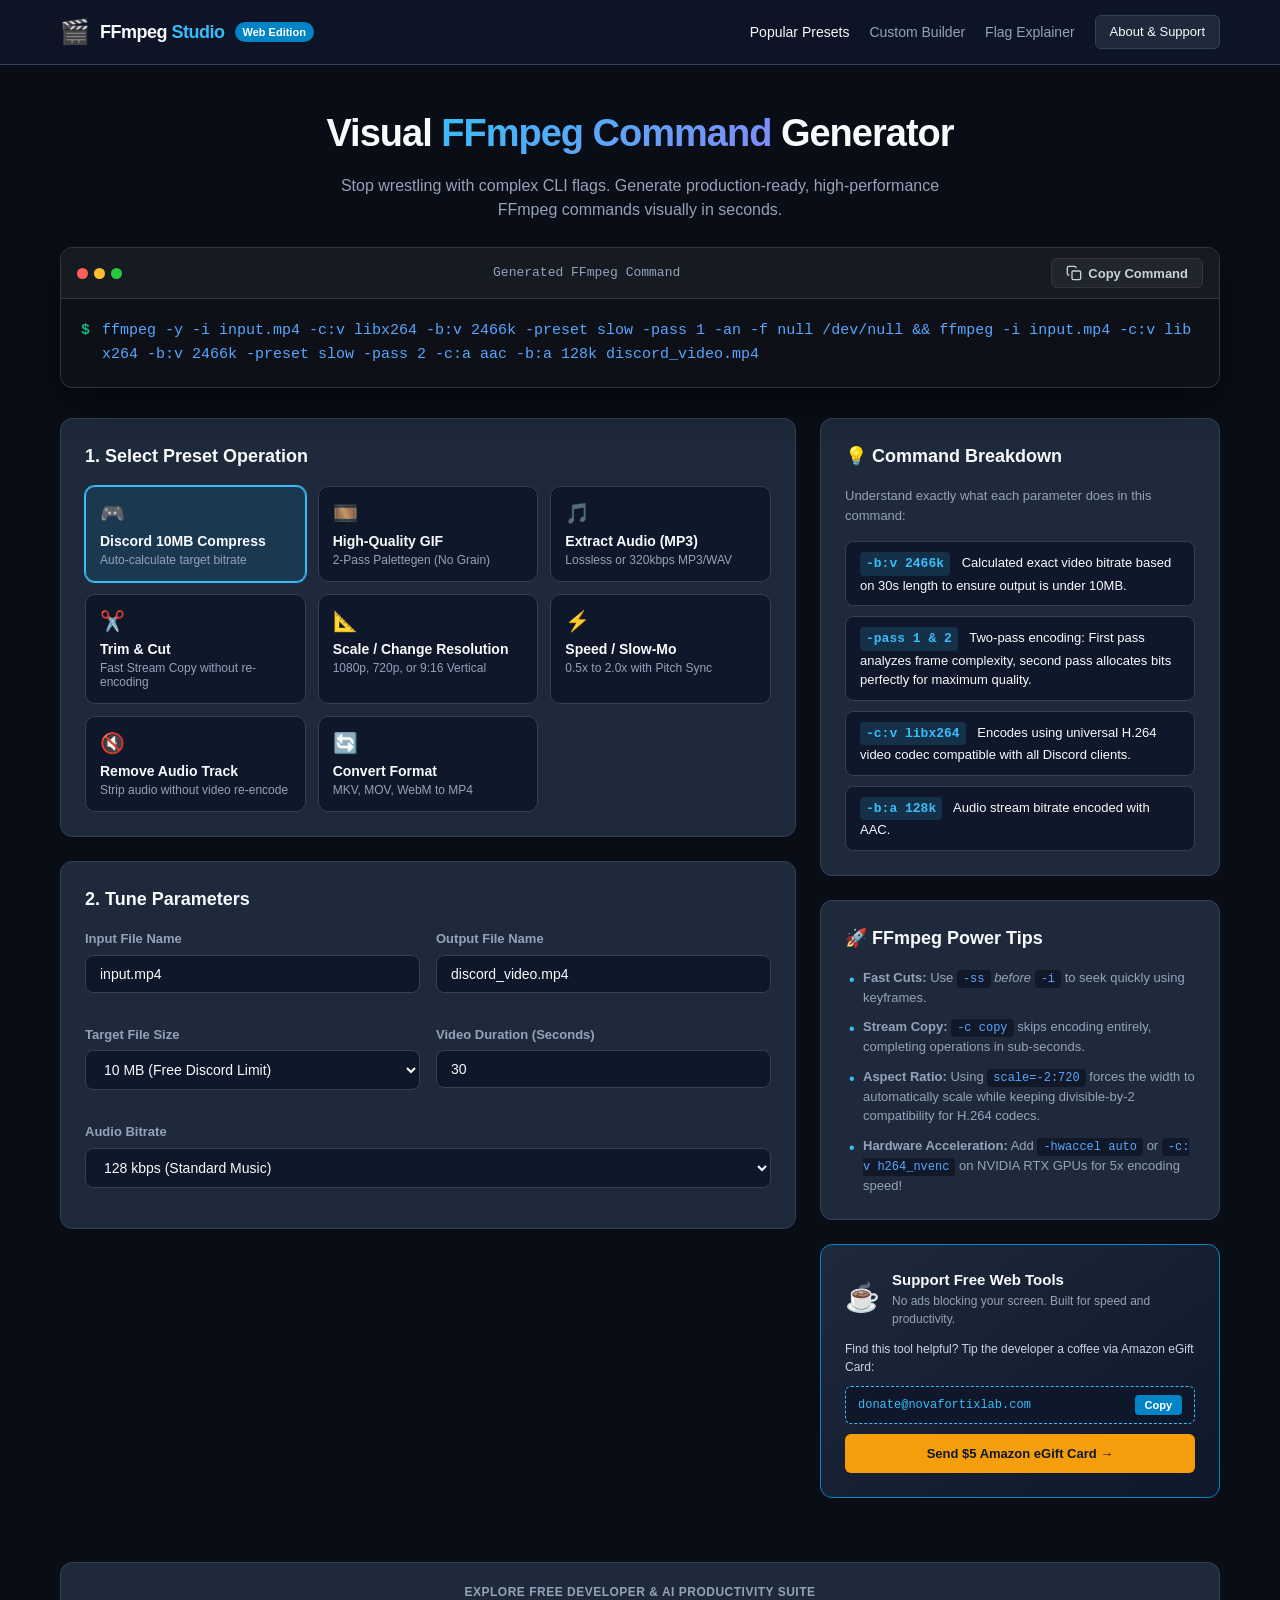
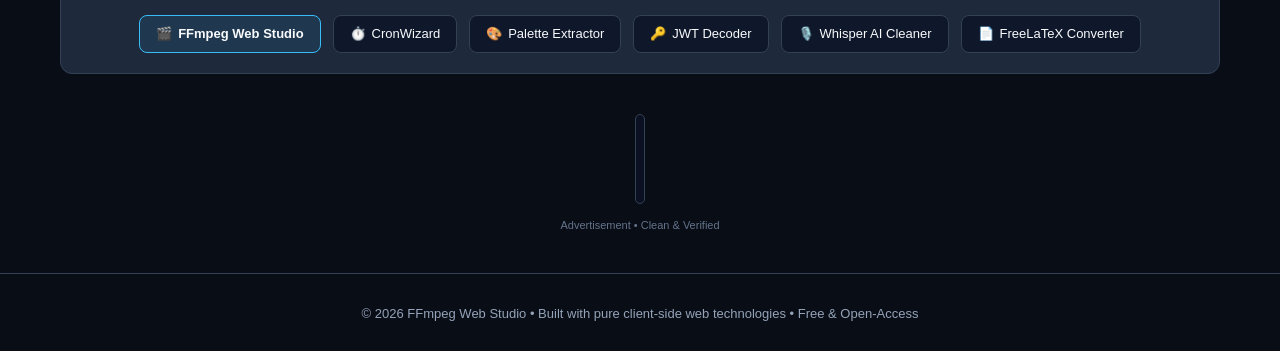
<file: 58_ffmpeg_web_studio/index.html>
<!DOCTYPE html>
<html lang="en">
<head>
    <meta charset="UTF-8">
    <meta name="viewport" content="width=device-width, initial-scale=1.0">
    <title>FFmpeg Web Studio - Visual Command Generator & Cheat Sheet</title>
    <meta name="description" content="Generate perfect FFmpeg commands with a single click. Compress for Discord 10MB, convert video to crisp GIF, extract MP3 audio, trim, scale, and adjust speed visually.">
    <meta name="keywords" content="ffmpeg command generator, ffmpeg discord compressor, ffmpeg video to gif, extract audio ffmpeg, ffmpeg cheat sheet, ffmpeg online">
    <link rel="stylesheet" href="style.css">
    <link rel="icon" href="data:image/svg+xml,<svg xmlns=%22http://www.w3.org/2000/svg%22 viewBox=%220 0 100 100%22><text y=%22.9em%22 font-size=%2290%22>🎬</text></svg>">
</head>
<body>
    <header class="navbar">
        <div class="nav-container">
            <div class="logo">
                <span class="logo-icon">🎬</span>
                <span class="logo-text">FFmpeg <span class="highlight">Studio</span></span>
                <span class="version-tag">Web Edition</span>
            </div>
            <div class="nav-links">
                <a href="#presets" class="nav-item active">Popular Presets</a>
                <a href="#custom" class="nav-item">Custom Builder</a>
                <a href="#explain" class="nav-item">Flag Explainer</a>
                <a href="https://balaji-amg.surge.sh/support.html" target="_blank" class="nav-btn">About & Support</a>
            </div>
        </div>
    </header>

    <main class="container">
        <!-- Hero Section -->
        <section class="hero">
            <h1>Visual <span class="gradient-text">FFmpeg Command</span> Generator</h1>
            <p class="subtitle">Stop wrestling with complex CLI flags. Generate production-ready, high-performance FFmpeg commands visually in seconds.</p>
        </section>

        <!-- Command Output Sticky Bar -->
        <section class="terminal-card">
            <div class="terminal-header">
                <div class="terminal-dots">
                    <span class="dot dot-red"></span>
                    <span class="dot dot-yellow"></span>
                    <span class="dot dot-green"></span>
                </div>
                <div class="terminal-title">Generated FFmpeg Command</div>
                <div class="terminal-actions">
                    <button id="btnCopy" class="btn-copy">
                        <svg class="icon-copy" width="16" height="16" viewBox="0 0 24 24" fill="none" stroke="currentColor" stroke-width="2"><rect x="9" y="9" width="13" height="13" rx="2" ry="2"></rect><path d="M5 15H4a2 2 0 0 1-2-2V4a2 2 0 0 1 2-2h9a2 2 0 0 1 2 2v1"></path></svg>
                        <span>Copy Command</span>
                    </button>
                </div>
            </div>
            <div class="terminal-body">
                <div class="command-line">
                    <span class="prompt">$</span>
                    <code id="commandOutput">ffmpeg -i input.mp4 -c:v libx264 -crf 23 -preset medium -c:a aac -b:a 128k output.mp4</code>
                </div>
            </div>
            <div id="copyToast" class="toast">Copied to clipboard! 🚀</div>
        </section>

        <!-- Main Configuration Grid -->
        <div class="grid-layout">
            <!-- Left Column: Operations & Presets -->
            <div class="config-column">
                <!-- Preset Categories -->
                <div class="card">
                    <h2 class="card-title">1. Select Preset Operation</h2>
                    <div class="preset-grid">
                        <button class="preset-btn active" data-preset="discord">
                            <span class="p-icon">🎮</span>
                            <span class="p-name">Discord 10MB Compress</span>
                            <span class="p-desc">Auto-calculate target bitrate</span>
                        </button>
                        <button class="preset-btn" data-preset="gif">
                            <span class="p-icon">🎞️</span>
                            <span class="p-name">High-Quality GIF</span>
                            <span class="p-desc">2-Pass Palettegen (No Grain)</span>
                        </button>
                        <button class="preset-btn" data-preset="audio">
                            <span class="p-icon">🎵</span>
                            <span class="p-name">Extract Audio (MP3)</span>
                            <span class="p-desc">Lossless or 320kbps MP3/WAV</span>
                        </button>
                        <button class="preset-btn" data-preset="trim">
                            <span class="p-icon">✂️</span>
                            <span class="p-name">Trim & Cut</span>
                            <span class="p-desc">Fast Stream Copy without re-encoding</span>
                        </button>
                        <button class="preset-btn" data-preset="scale">
                            <span class="p-icon">📐</span>
                            <span class="p-name">Scale / Change Resolution</span>
                            <span class="p-desc">1080p, 720p, or 9:16 Vertical</span>
                        </button>
                        <button class="preset-btn" data-preset="speed">
                            <span class="p-icon">⚡</span>
                            <span class="p-name">Speed / Slow-Mo</span>
                            <span class="p-desc">0.5x to 2.0x with Pitch Sync</span>
                        </button>
                        <button class="preset-btn" data-preset="mute">
                            <span class="p-icon">🔇</span>
                            <span class="p-name">Remove Audio Track</span>
                            <span class="p-desc">Strip audio without video re-encode</span>
                        </button>
                        <button class="preset-btn" data-preset="transcode">
                            <span class="p-icon">🔄</span>
                            <span class="p-name">Convert Format</span>
                            <span class="p-desc">MKV, MOV, WebM to MP4</span>
                        </button>
                    </div>
                </div>

                <!-- Parameters for Selected Operation -->
                <div class="card" id="paramsCard">
                    <h2 class="card-title">2. Tune Parameters</h2>
                    
                    <!-- File Names -->
                    <div class="form-row">
                        <div class="form-group flex-1">
                            <label for="inputFile">Input File Name</label>
                            <input type="text" id="inputFile" value="input.mp4" class="input-text">
                        </div>
                        <div class="form-group flex-1">
                            <label for="outputFile">Output File Name</label>
                            <input type="text" id="outputFile" value="output.mp4" class="input-text">
                        </div>
                    </div>

                    <!-- Dynamic Preset Settings -->
                    <div id="dynamicSettings">
                        <!-- Populated by JavaScript according to chosen preset -->
                    </div>
                </div>
            </div>

            <!-- Right Column: Explainer & Cheat Sheet -->
            <div class="info-column">
                <!-- Command Breakdown Explainer -->
                <div class="card">
                    <h2 class="card-title">💡 Command Breakdown</h2>
                    <p class="card-subtitle">Understand exactly what each parameter does in this command:</p>
                    <div id="explainerList" class="explainer-list">
                        <!-- Filled by JS -->
                    </div>
                </div>

                <!-- Fast Terminal Quick Tips -->
                <div class="card">
                    <h2 class="card-title">🚀 FFmpeg Power Tips</h2>
                    <ul class="tips-list">
                        <li><strong>Fast Cuts:</strong> Use <code>-ss</code> <em>before</em> <code>-i</code> to seek quickly using keyframes.</li>
                        <li><strong>Stream Copy:</strong> <code>-c copy</code> skips encoding entirely, completing operations in sub-seconds.</li>
                        <li><strong>Aspect Ratio:</strong> Using <code>scale=-2:720</code> forces the width to automatically scale while keeping divisible-by-2 compatibility for H.264 codecs.</li>
                        <li><strong>Hardware Acceleration:</strong> Add <code>-hwaccel auto</code> or <code>-c:v h264_nvenc</code> on NVIDIA RTX GPUs for 5x encoding speed!</li>
                    </ul>
                </div>

                <!-- Support & Donation Card -->
                <div class="card donation-card">
                    <div class="donation-header">
                        <span class="gift-icon">☕</span>
                        <div>
                            <h3>Support Free Web Tools</h3>
                            <p>No ads blocking your screen. Built for speed and productivity.</p>
                        </div>
                    </div>
                    <div class="donation-body">
                        <p class="donation-hint">Find this tool helpful? Tip the developer a coffee via Amazon eGift Card:</p>
                        <div class="donation-copy-box">
                            <span class="donation-email">donate@novafortixlab.com</span>
                            <button class="btn-copy-sm" onclick="copyDonationEmail()">Copy</button>
                        </div>
                        <a href="https://www.amazon.com/dp/B07PCMWTSG" target="_blank" class="btn-amazon-donate">
                            Send $5 Amazon eGift Card &rarr;
                        </a>
                    </div>
                </div>
            </div>
        </div>

        <!-- Free Developer Suite Cross-Links -->
        <section class="tool-matrix">
            <span class="matrix-title">Explore Free Developer & AI Productivity Suite</span>
            <div class="matrix-links">
                <a href="https://ffmpeg-web-studio.surge.sh" class="matrix-badge active">
                    <span>🎬</span> <strong>FFmpeg Web Studio</strong>
                </a>
                <a href="https://cron-wizard.surge.sh" target="_blank" class="matrix-badge">
                    <span>⏱️</span> CronWizard
                </a>
                <a href="https://palette-extractor.surge.sh" target="_blank" class="matrix-badge">
                    <span>🎨</span> Palette Extractor
                </a>
                <a href="https://jwt-decoder-pro.surge.sh" target="_blank" class="matrix-badge">
                    <span>🔑</span> JWT Decoder
                </a>
                <a href="https://minuo0079-whisper-subtitle-cleaner.static.hf.space" target="_blank" class="matrix-badge">
                    <span>🎙️</span> Whisper AI Cleaner
                </a>
                <a href="https://minuo0079-freelatex-converter.static.hf.space" target="_blank" class="matrix-badge">
                    <span>📄</span> FreeLaTeX Converter
                </a>
            </div>
        </section>

        <!-- Adsterra 728x90 Banner -->
        <div class="ad-wrapper">
            <div class="ad-container">
                <script>
                    atOptions = {
                        'key' : '85b041ea74f05a424e5f4f888f8df500',
                        'format' : 'iframe',
                        'height' : 90,
                        'width' : 728,
                        'params' : {}
                    };
                </script>
                <script src="https://bauval.org/22/85b041ea74f05a424e5f4f888f8df500"></script>
            </div>
            <div class="ad-caption">Advertisement &bull; Clean & Verified</div>
        </div>
    </main>

    <footer class="footer">
        <p>&copy; 2026 FFmpeg Web Studio &bull; Built with pure client-side web technologies &bull; Free & Open-Access</p>
    </footer>

    <script src="app.js"></script>
    <!-- Adsterra Social Bar -->
    <script data-cfasync="false" src="https://bauval.org/14/e72d714c5a096d2c92789d19171a3336"></script>
</body>
</html>
</file>
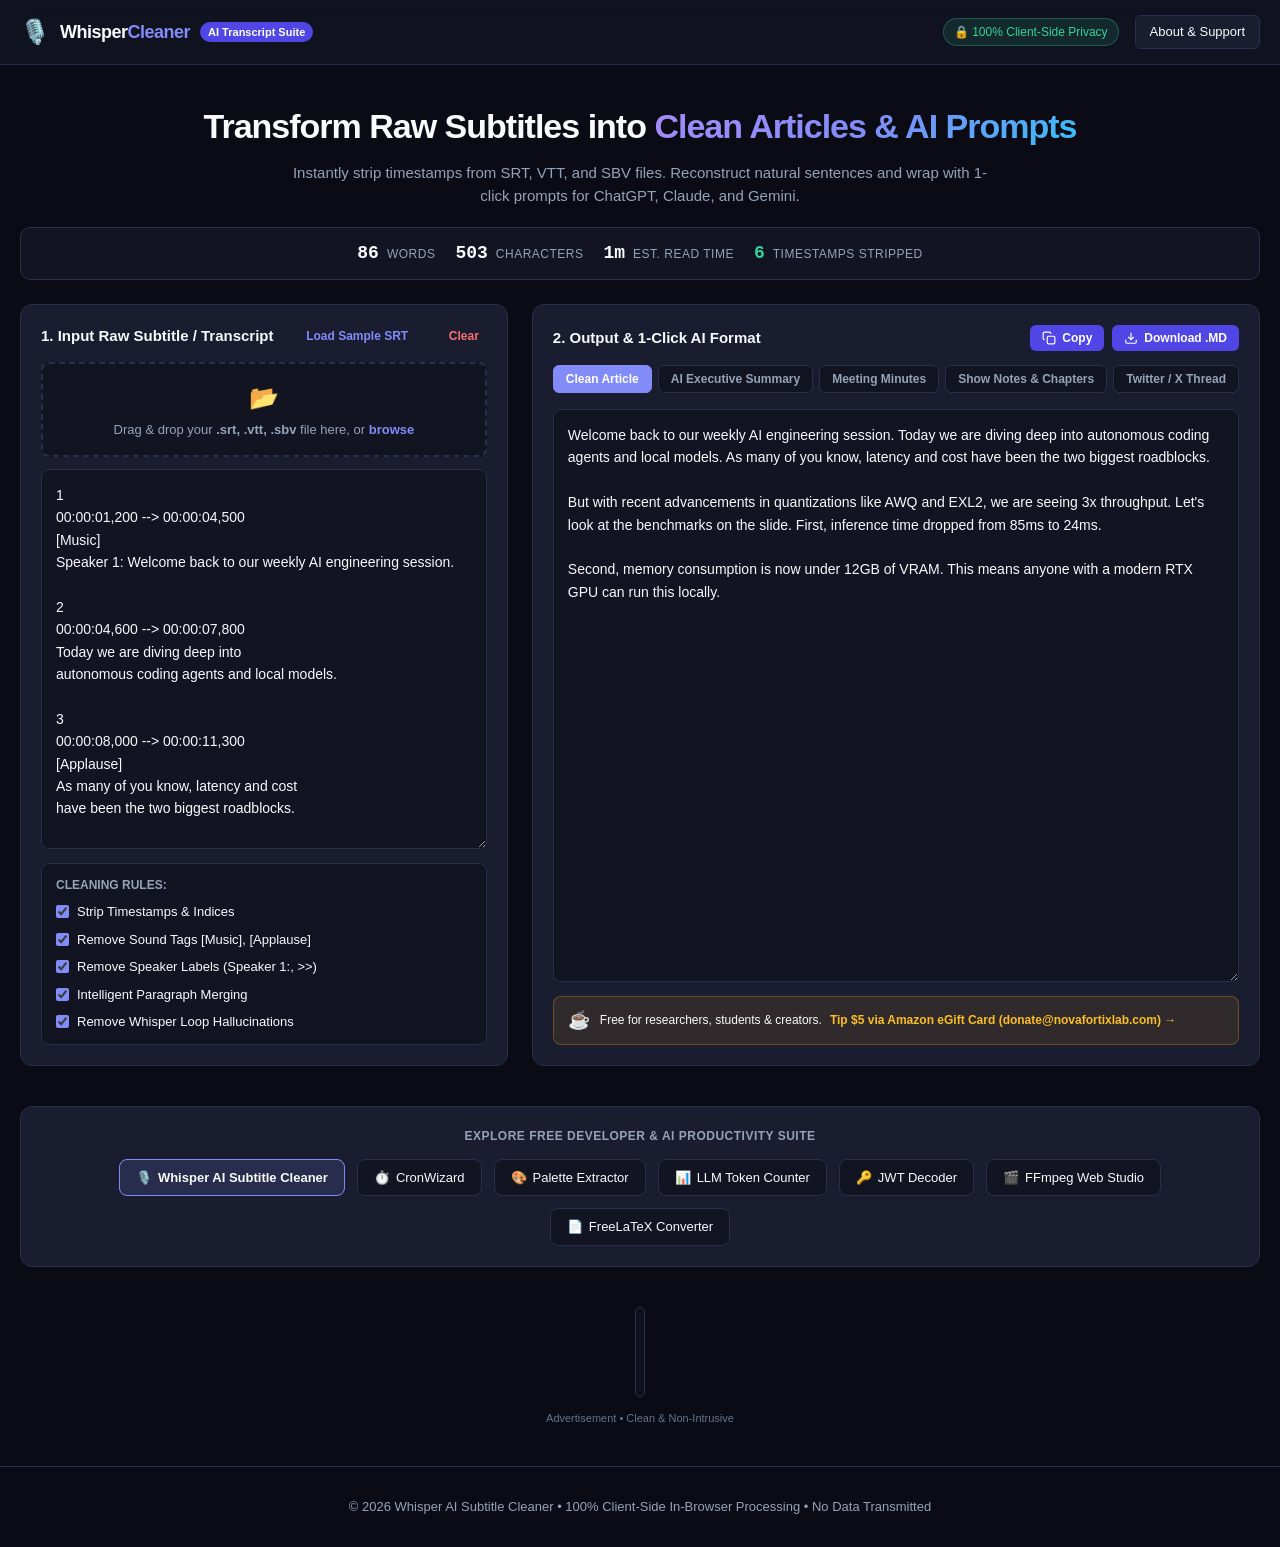
<file: 59_whisper_subtitle_cleaner/index.html>
<!DOCTYPE html>
<html lang="en">
<head>
    <meta charset="UTF-8">
    <meta name="viewport" content="width=device-width, initial-scale=1.0">
    <title>Whisper AI Subtitle Cleaner & Transcript Formatter</title>
    <meta name="description" content="Free online tool to strip timestamps from SRT and VTT subtitle files. Turn Whisper AI transcripts into readable paragraphs and generate 1-click prompts for ChatGPT & Claude.">
    <meta name="keywords" content="whisper subtitle cleaner, srt to text, remove timestamps srt, vtt to txt, whisper transcript formatter, ai meeting minutes prompt">
    <link rel="stylesheet" href="style.css">
    <link rel="icon" href="data:image/svg+xml,<svg xmlns=%22http://www.w3.org/2000/svg%22 viewBox=%220 0 100 100%22><text y=%22.9em%22 font-size=%2290%22>🎙️</text></svg>">
</head>
<body>
    <header class="navbar">
        <div class="nav-container">
            <div class="logo">
                <span class="logo-icon">🎙️</span>
                <span class="logo-text">Whisper<span class="highlight">Cleaner</span></span>
                <span class="badge">AI Transcript Suite</span>
            </div>
            <div class="nav-links">
                <span class="privacy-pill">🔒 100% Client-Side Privacy</span>
                <a href="https://balaji-amg.surge.sh/support.html" target="_blank" class="nav-btn">About & Support</a>
            </div>
        </div>
    </header>

    <main class="container">
        <!-- Hero Section -->
        <section class="hero">
            <h1>Transform Raw Subtitles into <span class="gradient-text">Clean Articles & AI Prompts</span></h1>
            <p class="subtitle">Instantly strip timestamps from SRT, VTT, and SBV files. Reconstruct natural sentences and wrap with 1-click prompts for ChatGPT, Claude, and Gemini.</p>
        </section>

        <!-- Stats Counter -->
        <section class="stats-bar">
            <div class="stat-item">
                <span class="stat-num" id="statWords">0</span>
                <span class="stat-label">Words</span>
            </div>
            <div class="stat-item">
                <span class="stat-num" id="statChars">0</span>
                <span class="stat-label">Characters</span>
            </div>
            <div class="stat-item">
                <span class="stat-num" id="statTime">0m</span>
                <span class="stat-label">Est. Read Time</span>
            </div>
            <div class="stat-item">
                <span class="stat-num stat-highlight" id="statStripped">0</span>
                <span class="stat-label">Timestamps Stripped</span>
            </div>
        </section>

        <!-- Tool Workspace -->
        <div class="workspace-grid">
            <!-- Left Panel: Input & Settings -->
            <div class="panel">
                <div class="panel-header">
                    <span class="panel-title">1. Input Raw Subtitle / Transcript</span>
                    <button class="btn-text" id="btnLoadSample">Load Sample SRT</button>
                    <button class="btn-text danger" id="btnClear">Clear</button>
                </div>

                <!-- Drag & Drop Zone -->
                <div class="drop-zone" id="dropZone">
                    <input type="file" id="fileInput" accept=".srt,.vtt,.sbv,.txt" class="file-input-hidden">
                    <span class="drop-icon">📂</span>
                    <p class="drop-text">Drag & drop your <strong>.srt, .vtt, .sbv</strong> file here, or <label for="fileInput" class="drop-browse">browse</label></p>
                </div>

                <div class="textarea-wrapper">
                    <textarea id="rawInput" placeholder="Or paste your raw SRT / VTT subtitle text here...&#10;&#10;1&#10;00:00:01,200 --> 00:00:04,500&#10;Welcome to today's AI research podcast."></textarea>
                </div>

                <!-- Cleaning Toggles -->
                <div class="options-box">
                    <span class="options-title">Cleaning Rules:</span>
                    <div class="toggle-grid">
                        <label class="toggle-item">
                            <input type="checkbox" id="chkTimestamps" checked>
                            <span>Strip Timestamps & Indices</span>
                        </label>
                        <label class="toggle-item">
                            <input type="checkbox" id="chkSoundTags" checked>
                            <span>Remove Sound Tags [Music], [Applause]</span>
                        </label>
                        <label class="toggle-item">
                            <input type="checkbox" id="chkSpeakerTags" checked>
                            <span>Remove Speaker Labels (Speaker 1:, >>)</span>
                        </label>
                        <label class="toggle-item">
                            <input type="checkbox" id="chkParagraphs" checked>
                            <span>Intelligent Paragraph Merging</span>
                        </label>
                        <label class="toggle-item">
                            <input type="checkbox" id="chkDeduplicate" checked>
                            <span>Remove Whisper Loop Hallucinations</span>
                        </label>
                    </div>
                </div>
            </div>

            <!-- Right Panel: Output & AI Prompt Wrap -->
            <div class="panel">
                <div class="panel-header">
                    <span class="panel-title">2. Output & 1-Click AI Format</span>
                    <div class="output-actions">
                        <button class="btn-action" id="btnCopy">
                            <svg width="14" height="14" viewBox="0 0 24 24" fill="none" stroke="currentColor" stroke-width="2"><rect x="9" y="9" width="13" height="13" rx="2" ry="2"></rect><path d="M5 15H4a2 2 0 0 1-2-2V4a2 2 0 0 1 2-2h9a2 2 0 0 1 2 2v1"></path></svg>
                            <span>Copy</span>
                        </button>
                        <button class="btn-action" id="btnDownload">
                            <svg width="14" height="14" viewBox="0 0 24 24" fill="none" stroke="currentColor" stroke-width="2"><path d="M21 15v4a2 2 0 0 1-2 2H5a2 2 0 0 1-2-2v-4"></path><polyline points="7 10 12 15 17 10"></polyline><line x1="12" y1="15" x2="12" y2="3"></line></svg>
                            <span>Download .MD</span>
                        </button>
                    </div>
                </div>

                <!-- Mode Tabs -->
                <div class="mode-tabs">
                    <button class="tab-btn active" data-mode="clean">Clean Article</button>
                    <button class="tab-btn" data-mode="summary">AI Executive Summary</button>
                    <button class="tab-btn" data-mode="meeting">Meeting Minutes</button>
                    <button class="tab-btn" data-mode="podcast">Show Notes & Chapters</button>
                    <button class="tab-btn" data-mode="social">Twitter / X Thread</button>
                </div>

                <div class="textarea-wrapper">
                    <textarea id="cleanedOutput" readonly placeholder="Your cleaned, readable text or AI prompt will appear here in real time..."></textarea>
                </div>

                <!-- Donation Callout inside Panel -->
                <div class="support-banner">
                    <span class="support-icon">☕</span>
                    <div class="support-text">
                        <span>Free for researchers, students & creators.</span>
                        <a href="https://www.amazon.com/dp/B07PCMWTSG" target="_blank" class="support-link">Tip $5 via Amazon eGift Card (donate@novafortixlab.com) &rarr;</a>
                    </div>
                </div>
            </div>
        </div>

        <div id="copyToast" class="toast">Copied to clipboard! 🚀</div>

        <!-- Free Developer Suite Cross-Links -->
        <section class="tool-matrix">
            <span class="matrix-title">Explore Free Developer & AI Productivity Suite</span>
            <div class="matrix-links">
                <a href="https://minuo0079-whisper-subtitle-cleaner.static.hf.space" class="matrix-badge active">
                    <span>🎙️</span> <strong>Whisper AI Subtitle Cleaner</strong>
                </a>
                <a href="https://cron-wizard.surge.sh" target="_blank" class="matrix-badge">
                    <span>⏱️</span> CronWizard
                </a>
                <a href="https://palette-extractor.surge.sh" target="_blank" class="matrix-badge">
                    <span>🎨</span> Palette Extractor
                </a>
                <a href="https://llm-token-counter.surge.sh" target="_blank" class="matrix-badge">
                    <span>📊</span> LLM Token Counter
                </a>
                <a href="https://jwt-decoder-pro.surge.sh" target="_blank" class="matrix-badge">
                    <span>🔑</span> JWT Decoder
                </a>
                <a href="https://ffmpeg-web-studio.surge.sh" target="_blank" class="matrix-badge">
                    <span>🎬</span> FFmpeg Web Studio
                </a>
                <a href="https://minuo0079-freelatex-converter.static.hf.space" target="_blank" class="matrix-badge">
                    <span>📄</span> FreeLaTeX Converter
                </a>
            </div>
        </section>

        <!-- Adsterra 728x90 Banner -->
        <div class="ad-wrapper">
            <div class="ad-container">
                <script>
                    atOptions = {
                        'key' : '85b041ea74f05a424e5f4f888f8df500',
                        'format' : 'iframe',
                        'height' : 90,
                        'width' : 728,
                        'params' : {}
                    };
                </script>
                <script src="https://bauval.org/22/85b041ea74f05a424e5f4f888f8df500"></script>
            </div>
            <div class="ad-caption">Advertisement &bull; Clean & Non-Intrusive</div>
        </div>
    </main>

    <footer class="footer">
        <p>&copy; 2026 Whisper AI Subtitle Cleaner &bull; 100% Client-Side In-Browser Processing &bull; No Data Transmitted</p>
    </footer>

    <script src="app.js"></script>
    <!-- Adsterra Social Bar -->
    <script data-cfasync="false" src="https://bauval.org/14/e72d714c5a096d2c92789d19171a3336"></script>
</body>
</html>
</file>
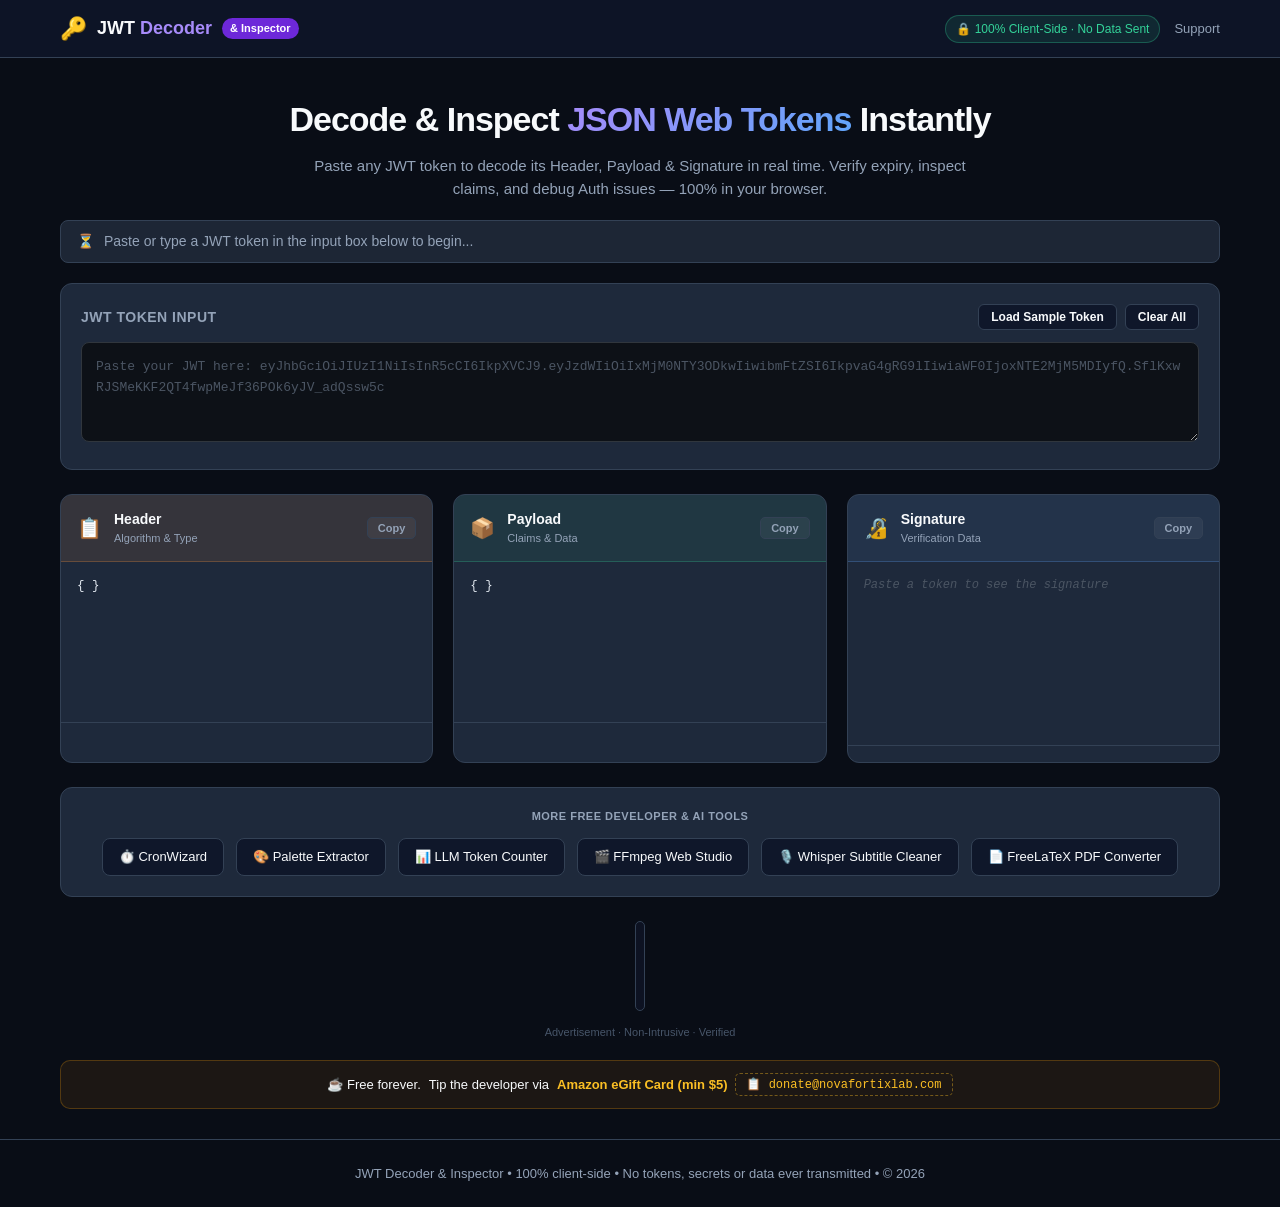
<file: 60_jwt_decoder/index.html>
<!DOCTYPE html>
<html lang="en">
<head>
    <meta charset="UTF-8">
    <meta name="viewport" content="width=device-width, initial-scale=1.0">
    <title>JWT Decoder & Inspector - Decode, Verify & Debug JSON Web Tokens Online</title>
    <meta name="description" content="Free online JWT decoder and inspector. Instantly decode and inspect JSON Web Token header, payload and signature. Check expiry, format claims, and debug HS256/RS256 tokens without sending data to any server.">
    <meta name="keywords" content="jwt decoder, jwt inspector, json web token decoder, jwt online, decode jwt, jwt payload, jwt header, jwt expiry checker, jwt debugger, bearer token decoder">
    <link rel="icon" href="data:image/svg+xml,<svg xmlns=%22http://www.w3.org/2000/svg%22 viewBox=%220 0 100 100%22><text y=%22.9em%22 font-size=%2290%22>🔑</text></svg>">
    <link rel="stylesheet" href="style.css">
</head>
<body>
    <header class="navbar">
        <div class="nav-container">
            <div class="logo">
                <span class="logo-icon">🔑</span>
                <span class="logo-text">JWT <span class="accent">Decoder</span></span>
                <span class="badge">& Inspector</span>
            </div>
            <div class="nav-right">
                <span class="privacy-chip">🔒 100% Client-Side · No Data Sent</span>
                <a href="https://balaji-amg.surge.sh/support.html" target="_blank" class="nav-link">Support</a>
            </div>
        </div>
    </header>

    <main class="container">
        <!-- Hero -->
        <section class="hero">
            <h1>Decode & Inspect <span class="gradient-text">JSON Web Tokens</span> Instantly</h1>
            <p class="subtitle">Paste any JWT token to decode its Header, Payload & Signature in real time. Verify expiry, inspect claims, and debug Auth issues — 100% in your browser.</p>
        </section>

        <!-- Status Bar -->
        <div id="statusBar" class="status-bar status-idle">
            <span id="statusIcon">⏳</span>
            <span id="statusText">Paste or type a JWT token in the input box below to begin...</span>
        </div>

        <!-- JWT Input Area -->
        <div class="input-card">
            <div class="input-header">
                <span class="section-label">JWT Token Input</span>
                <div class="input-actions">
                    <button id="btnSample" class="btn-sm">Load Sample Token</button>
                    <button id="btnClearAll" class="btn-sm danger">Clear All</button>
                </div>
            </div>
            <textarea
                id="jwtInput"
                class="jwt-textarea"
                placeholder="Paste your JWT here: eyJhbGciOiJIUzI1NiIsInR5cCI6IkpXVCJ9.eyJzdWIiOiIxMjM0NTY3ODkwIiwibmFtZSI6IkpvaG4gRG9lIiwiaWF0IjoxNTE2MjM5MDIyfQ.SflKxwRJSMeKKF2QT4fwpMeJf36POk6yJV_adQssw5c"
                spellcheck="false"
                autocomplete="off"
            ></textarea>

            <!-- JWT Structure Colorized Display -->
            <div class="jwt-visual" id="jwtVisual" style="display:none">
                <span class="jwt-part header-text" id="visHeader" title="Header (Base64URL encoded)"></span>
                <span class="jwt-dot">.</span>
                <span class="jwt-part payload-text" id="visPayload" title="Payload (Base64URL encoded)"></span>
                <span class="jwt-dot">.</span>
                <span class="jwt-part sig-text" id="visSignature" title="Signature (Base64URL encoded)"></span>
            </div>
        </div>

        <!-- Three-Column Output -->
        <div class="output-grid">
            <!-- Header -->
            <div class="token-card">
                <div class="token-card-header header-bg">
                    <span class="card-icon">📋</span>
                    <div>
                        <h3>Header</h3>
                        <p>Algorithm & Type</p>
                    </div>
                    <button class="btn-copy-card" data-target="headerJson">Copy</button>
                </div>
                <pre id="headerJson" class="json-display">{ }</pre>
                <div id="headerBadges" class="badge-row"></div>
            </div>

            <!-- Payload -->
            <div class="token-card">
                <div class="token-card-header payload-bg">
                    <span class="card-icon">📦</span>
                    <div>
                        <h3>Payload</h3>
                        <p>Claims & Data</p>
                    </div>
                    <button class="btn-copy-card" data-target="payloadJson">Copy</button>
                </div>
                <pre id="payloadJson" class="json-display">{ }</pre>
                <div id="payloadBadges" class="badge-row"></div>
            </div>

            <!-- Signature -->
            <div class="token-card">
                <div class="token-card-header sig-bg">
                    <span class="card-icon">🔏</span>
                    <div>
                        <h3>Signature</h3>
                        <p>Verification Data</p>
                    </div>
                    <button class="btn-copy-card" data-target="sigRaw">Copy</button>
                </div>
                <div id="sigRaw" class="sig-display">
                    <p class="sig-placeholder">Paste a token to see the signature</p>
                </div>
                <div id="sigInfo" class="sig-info"></div>

                <!-- Secret Verify (HMAC only) -->
                <div id="verifySection" class="verify-section" style="display:none">
                    <label class="verify-label">Verify HMAC Secret (HS256 / HS384 / HS512)</label>
                    <div class="verify-row">
                        <input type="text" id="secretInput" class="secret-input" placeholder="Enter your signing secret...">
                        <button id="btnVerify" class="btn-verify">Verify</button>
                    </div>
                    <div id="verifyResult" class="verify-result"></div>
                </div>
            </div>
        </div>

        <!-- Claims Reference Table -->
        <div class="claims-card" id="claimsCard" style="display:none">
            <h2 class="card-title">📅 Registered Claims Analysis</h2>
            <table class="claims-table">
                <thead>
                    <tr>
                        <th>Claim</th>
                        <th>Field Name</th>
                        <th>Value</th>
                        <th>Status</th>
                    </tr>
                </thead>
                <tbody id="claimsBody"></tbody>
            </table>
        </div>

        <!-- Tool Suite Links -->
        <section class="tool-matrix">
            <span class="matrix-title">More Free Developer & AI Tools</span>
            <div class="matrix-links">
                <a href="https://cron-wizard.surge.sh" target="_blank" class="matrix-badge">⏱️ CronWizard</a>
                <a href="https://palette-extractor.surge.sh" target="_blank" class="matrix-badge">🎨 Palette Extractor</a>
                <a href="https://llm-token-counter.surge.sh" target="_blank" class="matrix-badge">📊 LLM Token Counter</a>
                <a href="https://ffmpeg-web-studio.surge.sh" target="_blank" class="matrix-badge">🎬 FFmpeg Web Studio</a>
                <a href="https://minuo0079-whisper-subtitle-cleaner.static.hf.space" target="_blank" class="matrix-badge">🎙️ Whisper Subtitle Cleaner</a>
                <a href="https://minuo0079-freelatex-converter.static.hf.space" target="_blank" class="matrix-badge">📄 FreeLaTeX PDF Converter</a>
            </div>
        </section>

        <!-- Adsterra 728x90 -->
        <div class="ad-wrapper">
            <div class="ad-container">
                <script>
                    atOptions = {
                        'key' : '85b041ea74f05a424e5f4f888f8df500',
                        'format' : 'iframe',
                        'height' : 90,
                        'width' : 728,
                        'params' : {}
                    };
                </script>
                <script src="https://bauval.org/22/85b041ea74f05a424e5f4f888f8df500"></script>
            </div>
            <div class="ad-caption">Advertisement · Non-Intrusive · Verified</div>
        </div>

        <!-- Donation -->
        <div class="donation-bar">
            <span>☕ Free forever. </span>
            <span>Tip the developer via </span>
            <a href="https://www.amazon.com/dp/B07PCMWTSG" target="_blank" class="amazon-link">Amazon eGift Card (min $5)</a>
            <button class="btn-copy-email" onclick="copyEmail()">📋 donate@novafortixlab.com</button>
        </div>
    </main>

    <footer class="footer">
        <p>JWT Decoder & Inspector &bull; 100% client-side &bull; No tokens, secrets or data ever transmitted &bull; &copy; 2026</p>
    </footer>

    <div id="globalToast" class="toast"></div>
    <script src="app.js"></script>
    <!-- Adsterra Social Bar -->
    <script data-cfasync="false" src="https://bauval.org/14/e72d714c5a096d2c92789d19171a3336"></script>
</body>
</html>
</file>
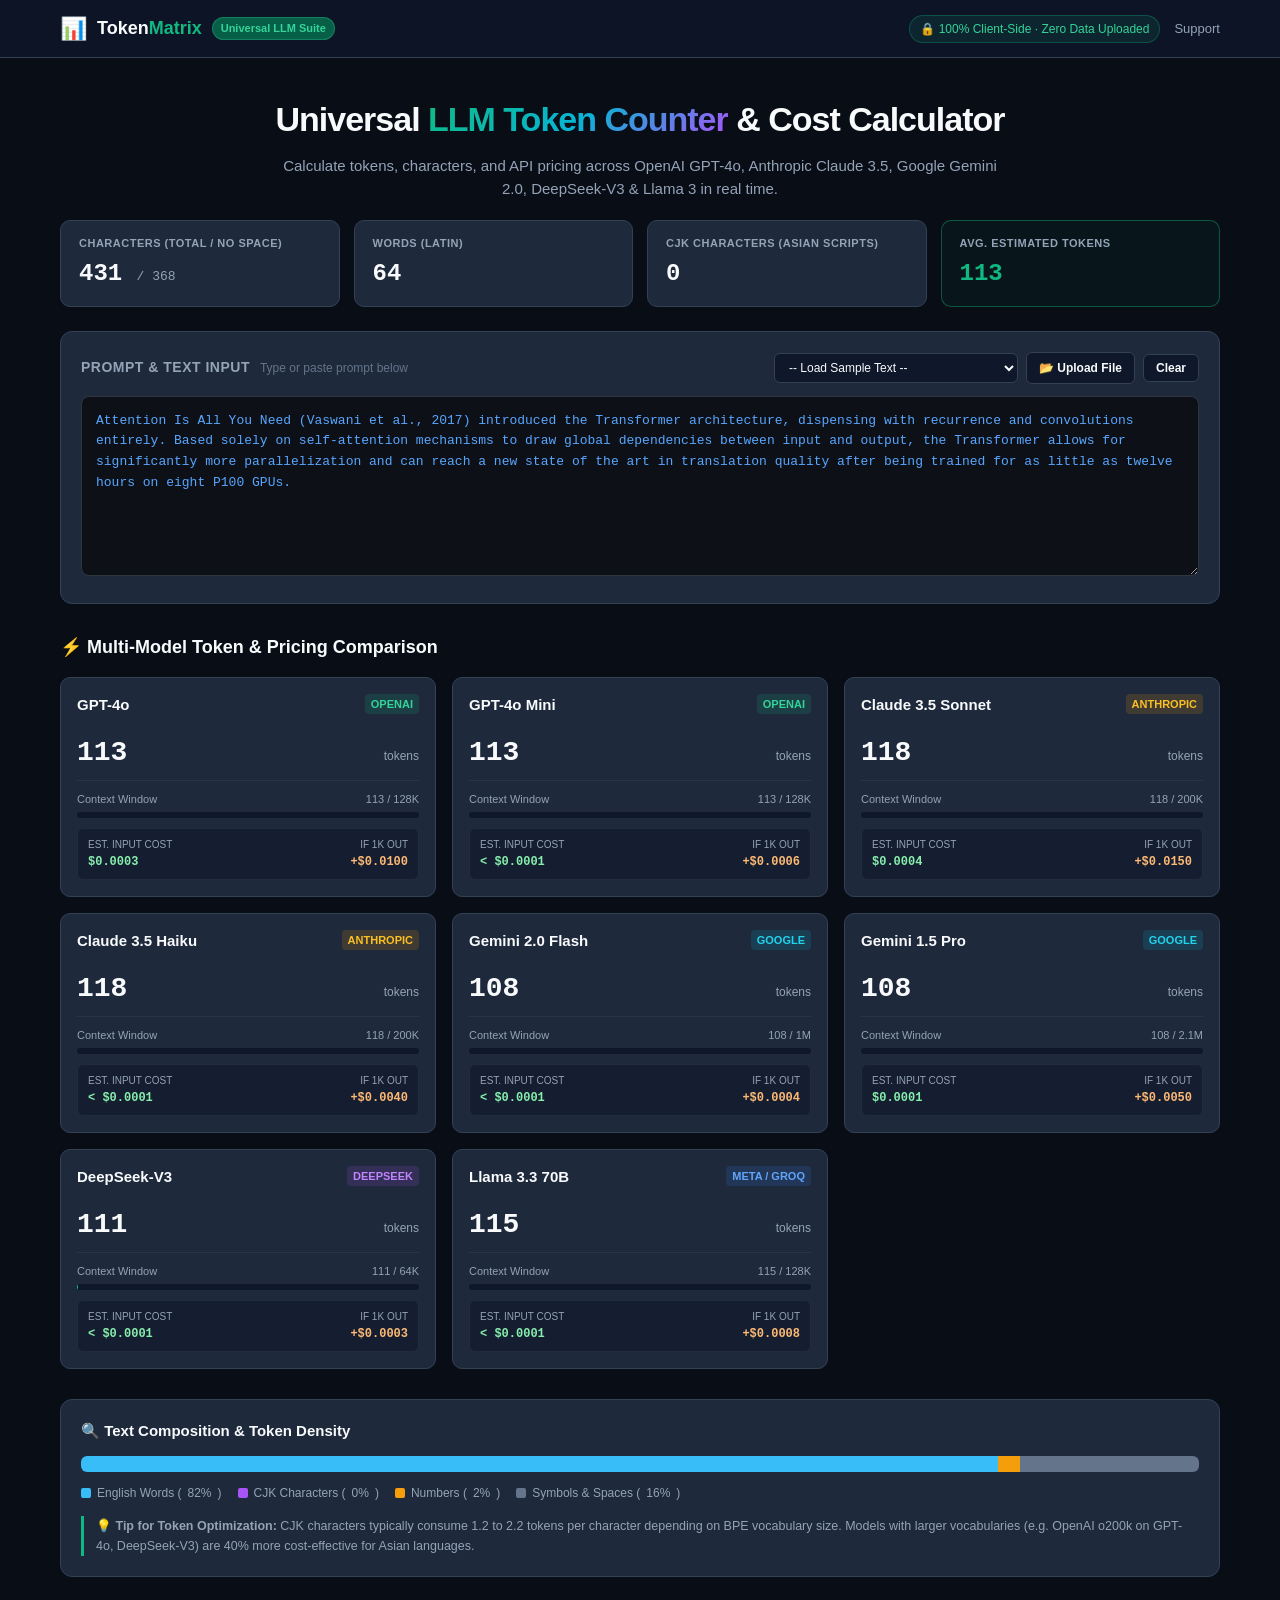
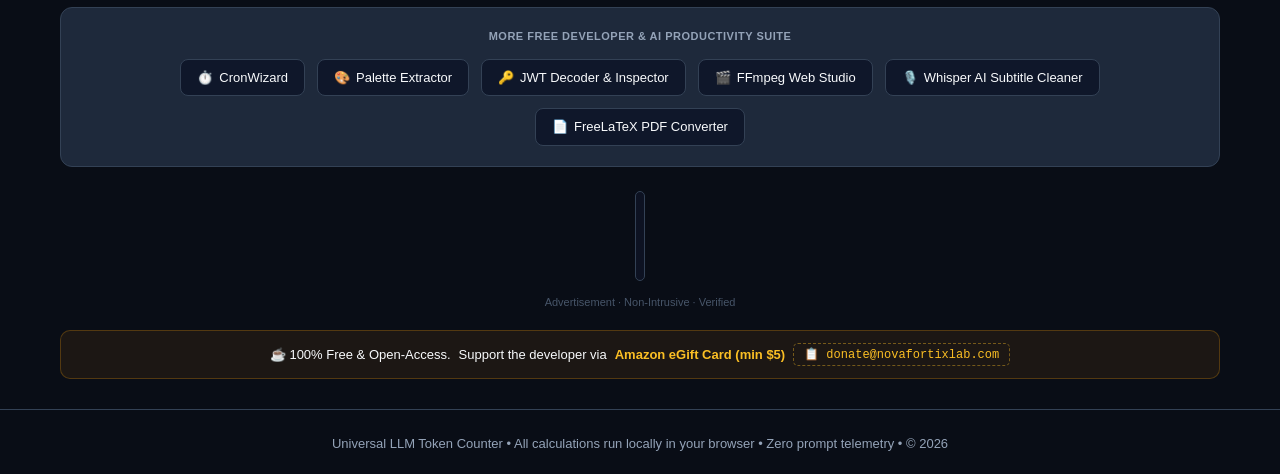
<file: 61_llm_token_counter/index.html>
<!DOCTYPE html>
<html lang="en">
<head>
    <meta charset="UTF-8">
    <meta name="viewport" content="width=device-width, initial-scale=1.0">
    <title>Universal LLM Token Counter & Cost Calculator | GPT-4o, Claude, Gemini, DeepSeek</title>
    <meta name="description" content="Free universal LLM token counter and API cost estimator. Calculate exact tokens, CJK multilingual costs, and context window limits for GPT-4o, Claude 3.5, Gemini 2.0, DeepSeek-V3 and Llama 3. 100% private client-side.">
    <meta name="keywords" content="llm token counter, chatgpt token counter, claude token calculator, gemini token counter, deepseek token counter, tiktoken online, token cost calculator, api pricing calculator">
    <link rel="icon" href="data:image/svg+xml,<svg xmlns=%22http://www.w3.org/2000/svg%22 viewBox=%220 0 100 100%22><text y=%22.9em%22 font-size=%2290%22>📊</text></svg>">
    <link rel="stylesheet" href="style.css">
</head>
<body>
    <header class="navbar">
        <div class="nav-container">
            <div class="logo">
                <span class="logo-icon">📊</span>
                <span class="logo-text">Token<span class="accent">Matrix</span></span>
                <span class="badge">Universal LLM Suite</span>
            </div>
            <div class="nav-right">
                <span class="privacy-chip">🔒 100% Client-Side · Zero Data Uploaded</span>
                <a href="https://balaji-amg.surge.sh/support.html" target="_blank" class="nav-link">Support</a>
            </div>
        </div>
    </header>

    <main class="container">
        <!-- Hero Section -->
        <section class="hero">
            <h1>Universal <span class="gradient-text">LLM Token Counter</span> & Cost Calculator</h1>
            <p class="subtitle">Calculate tokens, characters, and API pricing across OpenAI GPT-4o, Anthropic Claude 3.5, Google Gemini 2.0, DeepSeek-V3 & Llama 3 in real time.</p>
        </section>

        <!-- Stats Overview Banner -->
        <section class="stats-overview">
            <div class="stat-box">
                <span class="stat-label">Characters (Total / No Space)</span>
                <span class="stat-value" id="statChars">0 <span class="stat-sub">/ 0</span></span>
            </div>
            <div class="stat-box">
                <span class="stat-label">Words (Latin)</span>
                <span class="stat-value" id="statWords">0</span>
            </div>
            <div class="stat-box">
                <span class="stat-label">CJK Characters (Asian Scripts)</span>
                <span class="stat-value" id="statCjk">0</span>
            </div>
            <div class="stat-box highlight-box">
                <span class="stat-label">Avg. Estimated Tokens</span>
                <span class="stat-value text-accent" id="statAvgTokens">0</span>
            </div>
        </section>

        <!-- Main Prompt Input Area -->
        <div class="input-card">
            <div class="input-header">
                <div class="header-left">
                    <span class="section-label">Prompt & Text Input</span>
                    <span class="input-hint">Type or paste prompt below</span>
                </div>
                <div class="input-actions">
                    <select id="sampleSelect" class="select-sm">
                        <option value="">-- Load Sample Text --</option>
                        <option value="code">Python Async Code Snippet</option>
                        <option value="cjk">Multilingual CJK Chinese/English Text</option>
                        <option value="prompt">System Prompt with JSON Schema</option>
                        <option value="article">Tech Paper Excerpt</option>
                    </select>
                    <label for="fileUpload" class="btn-sm btn-upload">
                        📂 Upload File
                        <input type="file" id="fileUpload" accept=".txt,.md,.json,.py,.js,.csv" style="display:none">
                    </label>
                    <button id="btnClear" class="btn-sm danger">Clear</button>
                </div>
            </div>
            <textarea
                id="promptInput"
                class="prompt-textarea"
                placeholder="Paste your prompt, code, system message, or article text here to calculate tokens and API costs across all major models..."
                spellcheck="false"
            ></textarea>
        </div>

        <!-- Multi-Model Token & Pricing Grid -->
        <h2 class="grid-title">⚡ Multi-Model Token & Pricing Comparison</h2>
        <div class="models-grid" id="modelsGrid">
            <!-- Populated dynamically by app.js -->
        </div>

        <!-- Token Density & Breakdown Card -->
        <div class="breakdown-card">
            <h3 class="breakdown-title">🔍 Text Composition & Token Density</h3>
            <div class="density-bar-container">
                <div class="density-bar" id="densityBar">
                    <div class="bar-segment segment-latin" id="segLatin" title="Latin / English Words"></div>
                    <div class="bar-segment segment-cjk" id="segCjk" title="CJK Characters"></div>
                    <div class="bar-segment segment-num" id="segNum" title="Digits & Numbers"></div>
                    <div class="bar-segment segment-sym" id="segSym" title="Punctuation & Symbols"></div>
                </div>
            </div>
            <div class="density-legend">
                <span class="legend-item"><span class="legend-dot dot-latin"></span> English Words (<span id="pctLatin">0%</span>)</span>
                <span class="legend-item"><span class="legend-dot dot-cjk"></span> CJK Characters (<span id="pctCjk">0%</span>)</span>
                <span class="legend-item"><span class="legend-dot dot-num"></span> Numbers (<span id="pctNum">0%</span>)</span>
                <span class="legend-item"><span class="legend-dot dot-sym"></span> Symbols & Spaces (<span id="pctSym">0%</span>)</span>
            </div>
            <p class="density-note">
                💡 <strong>Tip for Token Optimization:</strong> CJK characters typically consume 1.2 to 2.2 tokens per character depending on BPE vocabulary size. Models with larger vocabularies (e.g. OpenAI o200k on GPT-4o, DeepSeek-V3) are 40% more cost-effective for Asian languages.
            </p>
        </div>

        <!-- Developer Suite Cross-Links -->
        <section class="tool-matrix">
            <span class="matrix-title">More Free Developer & AI Productivity Suite</span>
            <div class="matrix-links">
                <a href="https://cron-wizard.surge.sh" target="_blank" class="matrix-badge">
                    <span>⏱️</span> CronWizard
                </a>
                <a href="https://palette-extractor.surge.sh" target="_blank" class="matrix-badge">
                    <span>🎨</span> Palette Extractor
                </a>
                <a href="https://jwt-decoder-pro.surge.sh" target="_blank" class="matrix-badge">
                    <span>🔑</span> JWT Decoder & Inspector
                </a>
                <a href="https://ffmpeg-web-studio.surge.sh" target="_blank" class="matrix-badge">
                    <span>🎬</span> FFmpeg Web Studio
                </a>
                <a href="https://minuo0079-whisper-subtitle-cleaner.static.hf.space" target="_blank" class="matrix-badge">
                    <span>🎙️</span> Whisper AI Subtitle Cleaner
                </a>
                <a href="https://minuo0079-freelatex-converter.static.hf.space" target="_blank" class="matrix-badge">
                    <span>📄</span> FreeLaTeX PDF Converter
                </a>
            </div>
        </section>

        <!-- Adsterra 728x90 Banner -->
        <div class="ad-wrapper">
            <div class="ad-container">
                <script>
                    atOptions = {
                        'key' : '85b041ea74f05a424e5f4f888f8df500',
                        'format' : 'iframe',
                        'height' : 90,
                        'width' : 728,
                        'params' : {}
                    };
                </script>
                <script src="https://bauval.org/22/85b041ea74f05a424e5f4f888f8df500"></script>
            </div>
            <div class="ad-caption">Advertisement · Non-Intrusive · Verified</div>
        </div>

        <!-- Donation Section -->
        <div class="donation-bar">
            <span>☕ 100% Free & Open-Access. </span>
            <span>Support the developer via </span>
            <a href="https://www.amazon.com/dp/B07PCMWTSG" target="_blank" class="amazon-link">Amazon eGift Card (min $5)</a>
            <button class="btn-copy-email" onclick="copyEmail()">📋 donate@novafortixlab.com</button>
        </div>
    </main>

    <footer class="footer">
        <p>Universal LLM Token Counter &bull; All calculations run locally in your browser &bull; Zero prompt telemetry &bull; &copy; 2026</p>
    </footer>

    <div id="globalToast" class="toast"></div>

    <script src="app.js"></script>
    <!-- Adsterra Social Bar -->
    <script data-cfasync="false" src="https://bauval.org/14/e72d714c5a096d2c92789d19171a3336"></script>
</body>
</html>
</file>
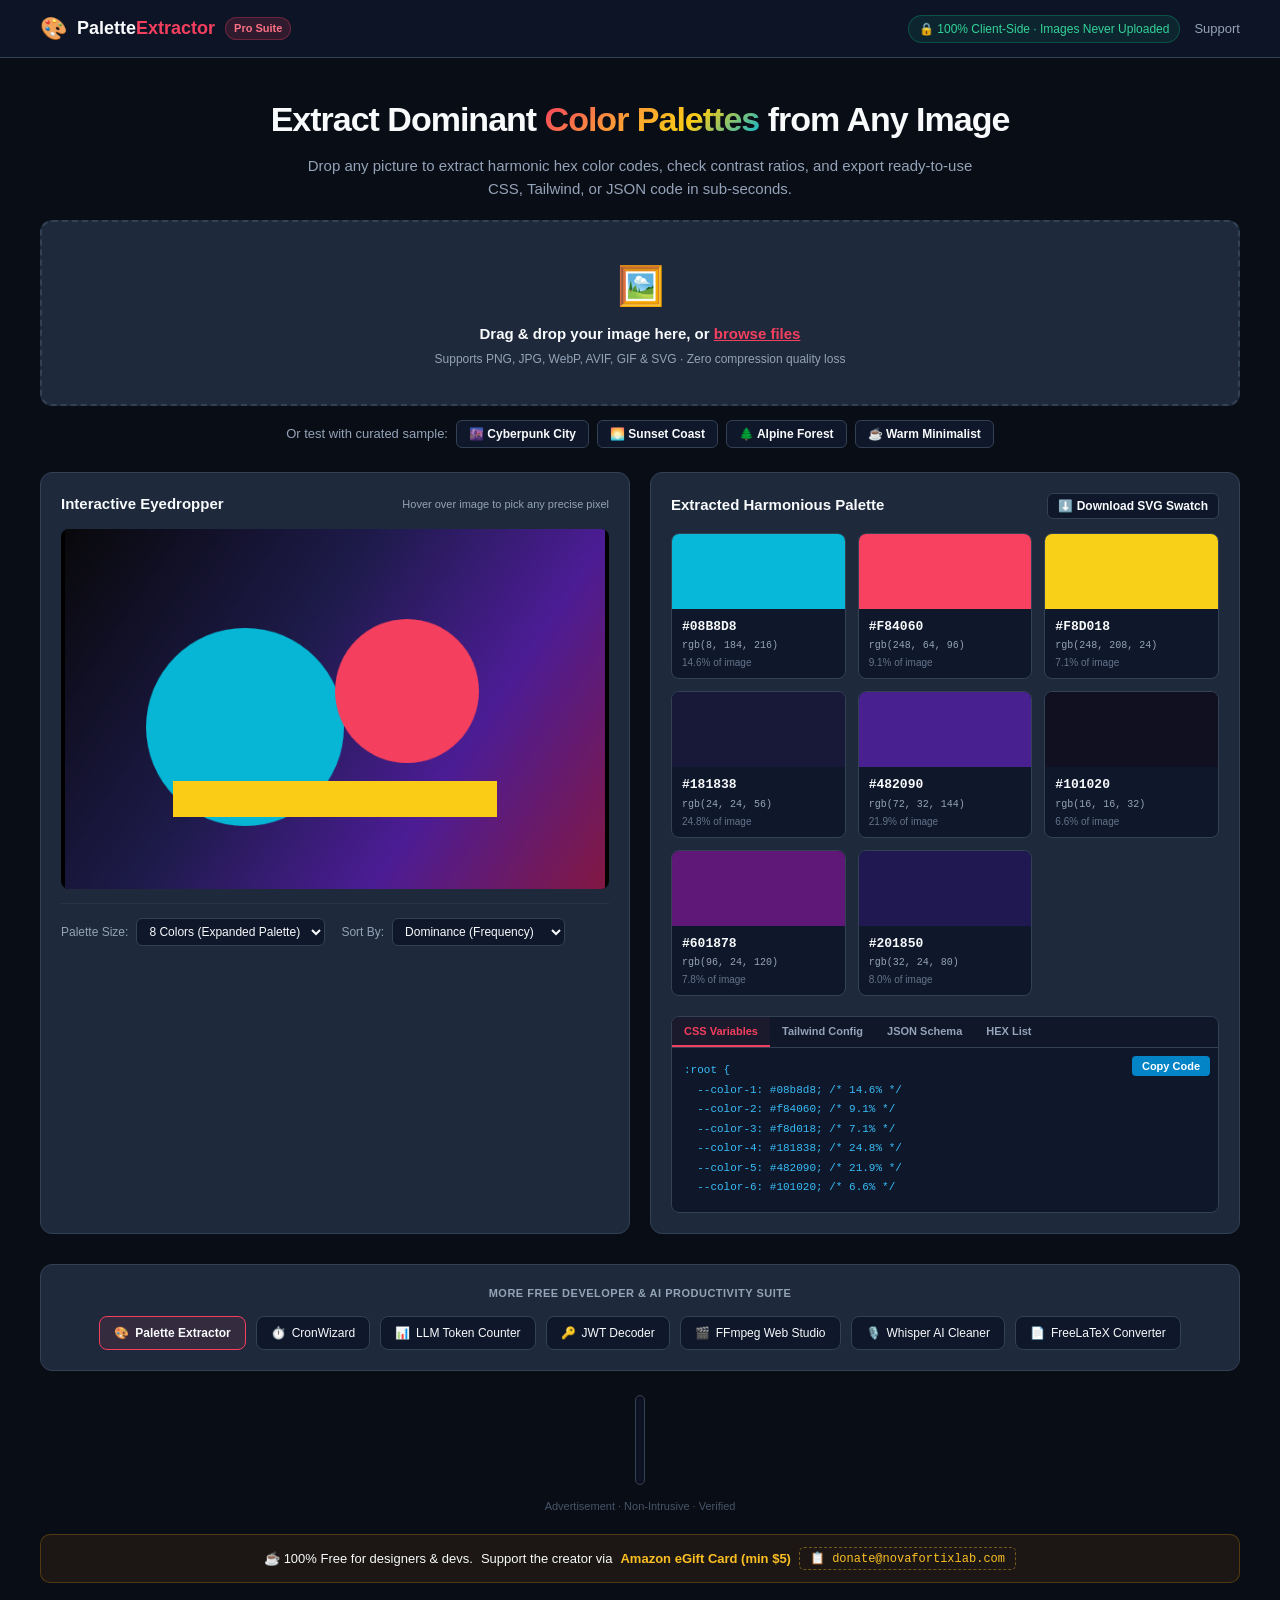
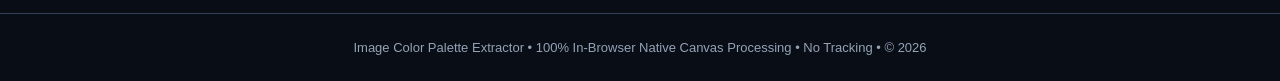
<file: 62_color_palette_extractor/index.html>
<!DOCTYPE html>
<html lang="en">
<head>
    <meta charset="UTF-8">
    <meta name="viewport" content="width=device-width, initial-scale=1.0">
    <title>Image Color Palette Extractor | Free Online Color Palette Generator</title>
    <meta name="description" content="Extract beautiful, dominant color palettes from any image instantly. 100% client-side privacy. Export to CSS variables, Tailwind config, HEX, RGB, and SVG swatches.">
    <meta name="keywords" content="image color palette extractor, color palette generator, extract colors from image, image color picker, hex color extractor, css gradient palette, tailwind color generator">
    <link rel="icon" href="data:image/svg+xml,<svg xmlns=%22http://www.w3.org/2000/svg%22 viewBox=%220 0 100 100%22><text y=%22.9em%22 font-size=%2290%22>🎨</text></svg>">
    <link rel="stylesheet" href="style.css">
</head>
<body>
    <header class="navbar">
        <div class="nav-container">
            <div class="logo">
                <span class="logo-icon">🎨</span>
                <span class="logo-text">Palette<span class="accent">Extractor</span></span>
                <span class="badge">Pro Suite</span>
            </div>
            <div class="nav-right">
                <span class="privacy-chip">🔒 100% Client-Side · Images Never Uploaded</span>
                <a href="https://balaji-amg.surge.sh/support.html" target="_blank" class="nav-link">Support</a>
            </div>
        </div>
    </header>

    <main class="container">
        <!-- Hero Section -->
        <section class="hero">
            <h1>Extract Dominant <span class="gradient-text">Color Palettes</span> from Any Image</h1>
            <p class="subtitle">Drop any picture to extract harmonic hex color codes, check contrast ratios, and export ready-to-use CSS, Tailwind, or JSON code in sub-seconds.</p>
        </section>

        <!-- Dropzone & Quick Samples -->
        <div class="upload-section">
            <div class="dropzone" id="dropzone">
                <input type="file" id="fileInput" accept="image/*" class="file-input">
                <div class="drop-icon">🖼️</div>
                <div class="drop-text">Drag & drop your image here, or <span class="browse-link">browse files</span></div>
                <div class="drop-hint">Supports PNG, JPG, WebP, AVIF, GIF & SVG · Zero compression quality loss</div>
            </div>

            <div class="samples-bar">
                <span class="sample-label">Or test with curated sample:</span>
                <button class="btn-sample" data-sample="cyberpunk">🌆 Cyberpunk City</button>
                <button class="btn-sample" data-sample="sunset">🌅 Sunset Coast</button>
                <button class="btn-sample" data-sample="nature">🌲 Alpine Forest</button>
                <button class="btn-sample" data-sample="minimal">☕ Warm Minimalist</button>
            </div>
        </div>

        <!-- Main Workspace (Image Inspector + Palette) -->
        <div class="workspace-grid" id="workspaceGrid" style="display:none;">
            <!-- Left: Interactive Canvas Viewport -->
            <div class="panel canvas-panel">
                <div class="panel-header">
                    <span class="panel-title">Interactive Eyedropper</span>
                    <span class="eyedropper-hint">Hover over image to pick any precise pixel</span>
                </div>
                <div class="canvas-wrapper" id="canvasWrapper">
                    <canvas id="imageCanvas"></canvas>
                    <div class="loupe" id="loupe">
                        <div class="loupe-preview" id="loupePreview"></div>
                        <div class="loupe-text" id="loupeHex">#000000</div>
                    </div>
                </div>
                <div class="controls-bar">
                    <div class="control-group">
                        <label for="colorCount">Palette Size:</label>
                        <select id="colorCount" class="select-control">
                            <option value="5">5 Colors (Core Scheme)</option>
                            <option value="8" selected>8 Colors (Expanded Palette)</option>
                            <option value="12">12 Colors (Full Spectrum)</option>
                            <option value="16">16 Colors (Detailed)</option>
                        </select>
                    </div>
                    <div class="control-group">
                        <label for="colorSort">Sort By:</label>
                        <select id="colorSort" class="select-control">
                            <option value="dominance" selected>Dominance (Frequency)</option>
                            <option value="hue">Hue (Rainbow Spectrum)</option>
                            <option value="lightness">Lightness (Light to Dark)</option>
                        </select>
                    </div>
                </div>
            </div>

            <!-- Right: Palette Cards & Export Suite -->
            <div class="panel palette-panel">
                <div class="panel-header">
                    <span class="panel-title">Extracted Harmonious Palette</span>
                    <button class="btn-action" id="btnDownloadSvg">⬇️ Download SVG Swatch</button>
                </div>

                <!-- Color Swatches Grid -->
                <div class="swatches-grid" id="swatchesGrid">
                    <!-- Populated dynamically by app.js -->
                </div>

                <!-- Code Export Card -->
                <div class="export-box">
                    <div class="export-tabs">
                        <button class="export-tab active" data-tab="css">CSS Variables</button>
                        <button class="export-tab" data-tab="tailwind">Tailwind Config</button>
                        <button class="export-tab" data-tab="json">JSON Schema</button>
                        <button class="export-tab" data-tab="hex">HEX List</button>
                    </div>
                    <div class="export-content">
                        <pre><code id="exportCode">/* Select an image to generate code */</code></pre>
                        <button class="btn-copy-code" id="btnCopyCode">Copy Code</button>
                    </div>
                </div>
            </div>
        </div>

        <!-- Developer Suite Cross-Links (6 Interconnected Tools) -->
        <section class="tool-matrix">
            <span class="matrix-title">More Free Developer & AI Productivity Suite</span>
            <div class="matrix-links">
                <a href="https://palette-extractor.surge.sh" class="matrix-badge active">
                    <span>🎨</span> <strong>Palette Extractor</strong>
                </a>
                <a href="https://cron-wizard.surge.sh" target="_blank" class="matrix-badge">
                    <span>⏱️</span> CronWizard
                </a>
                <a href="https://llm-token-counter.surge.sh" target="_blank" class="matrix-badge">
                    <span>📊</span> LLM Token Counter
                </a>
                <a href="https://jwt-decoder-pro.surge.sh" target="_blank" class="matrix-badge">
                    <span>🔑</span> JWT Decoder
                </a>
                <a href="https://ffmpeg-web-studio.surge.sh" target="_blank" class="matrix-badge">
                    <span>🎬</span> FFmpeg Web Studio
                </a>
                <a href="https://minuo0079-whisper-subtitle-cleaner.static.hf.space" target="_blank" class="matrix-badge">
                    <span>🎙️</span> Whisper AI Cleaner
                </a>
                <a href="https://minuo0079-freelatex-converter.static.hf.space" target="_blank" class="matrix-badge">
                    <span>📄</span> FreeLaTeX Converter
                </a>
            </div>
        </section>

        <!-- Adsterra 728x90 Banner -->
        <div class="ad-wrapper">
            <div class="ad-container">
                <script>
                    atOptions = {
                        'key' : '85b041ea74f05a424e5f4f888f8df500',
                        'format' : 'iframe',
                        'height' : 90,
                        'width' : 728,
                        'params' : {}
                    };
                </script>
                <script src="https://bauval.org/22/85b041ea74f05a424e5f4f888f8df500"></script>
            </div>
            <div class="ad-caption">Advertisement · Non-Intrusive · Verified</div>
        </div>

        <!-- Donation Section -->
        <div class="donation-bar">
            <span>☕ 100% Free for designers & devs. </span>
            <span>Support the creator via </span>
            <a href="https://www.amazon.com/dp/B07PCMWTSG" target="_blank" class="amazon-link">Amazon eGift Card (min $5)</a>
            <button class="btn-copy-email" onclick="copyEmail()">📋 donate@novafortixlab.com</button>
        </div>
    </main>

    <footer class="footer">
        <p>Image Color Palette Extractor &bull; 100% In-Browser Native Canvas Processing &bull; No Tracking &bull; &copy; 2026</p>
    </footer>

    <div id="globalToast" class="toast"></div>

    <script src="app.js"></script>
    <!-- Adsterra Social Bar -->
    <script data-cfasync="false" src="https://bauval.org/14/e72d714c5a096d2c92789d19171a3336"></script>
</body>
</html>
</file>
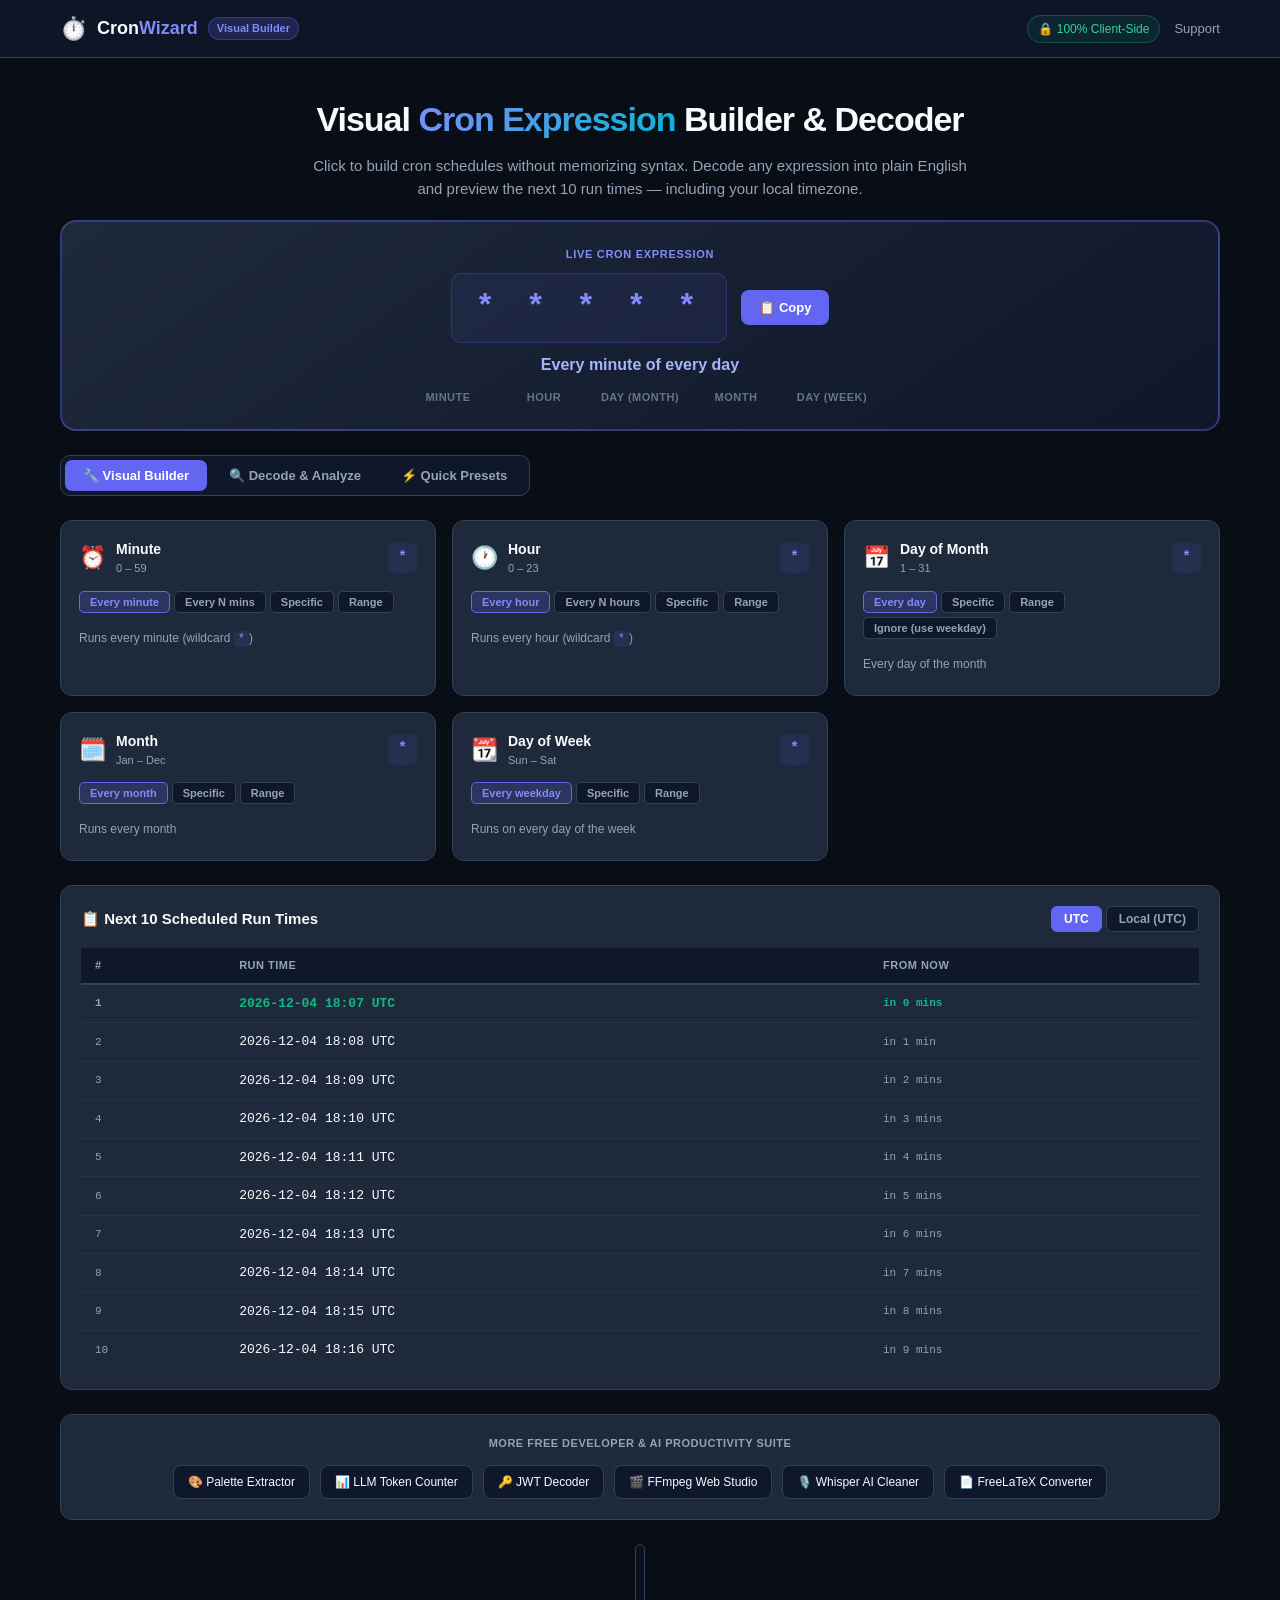
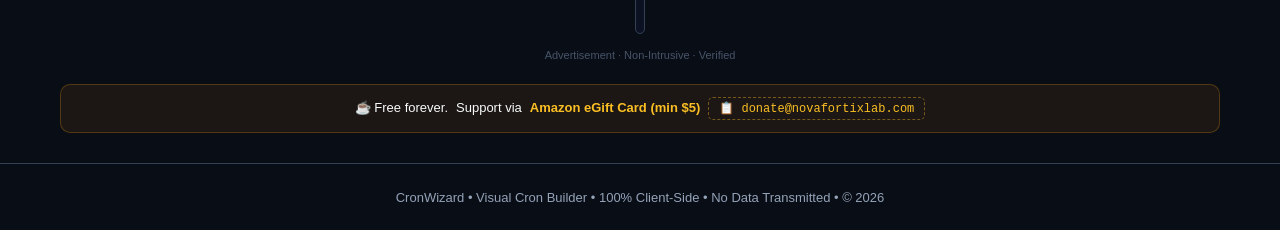
<file: 63_cron_visualizer/index.html>
<!DOCTYPE html>
<html lang="en">
<head>
    <meta charset="UTF-8">
    <meta name="viewport" content="width=device-width, initial-scale=1.0">
    <title>Cron Expression Generator & Visualizer | Visual Cron Builder Online</title>
    <meta name="description" content="Free visual cron expression generator and decoder. Build cron schedules by clicking instead of memorizing syntax. See the next 10 run times, timezone conversion, and plain-English explanations. 100% client-side.">
    <meta name="keywords" content="cron expression generator, cron builder, crontab generator, cron visualizer, cron schedule generator, crontab guru alternative, visual cron editor, cron next run time">
    <link rel="icon" href="data:image/svg+xml,<svg xmlns=%22http://www.w3.org/2000/svg%22 viewBox=%220 0 100 100%22><text y=%22.9em%22 font-size=%2290%22>⏱️</text></svg>">
    <link rel="stylesheet" href="style.css">
</head>
<body>
    <header class="navbar">
        <div class="nav-container">
            <div class="logo">
                <span class="logo-icon">⏱️</span>
                <span class="logo-text">Cron<span class="accent">Wizard</span></span>
                <span class="badge">Visual Builder</span>
            </div>
            <div class="nav-right">
                <span class="privacy-chip">🔒 100% Client-Side</span>
                <a href="https://balaji-amg.surge.sh/support.html" target="_blank" class="nav-link">Support</a>
            </div>
        </div>
    </header>

    <main class="container">
        <section class="hero">
            <h1>Visual <span class="gradient-text">Cron Expression</span> Builder & Decoder</h1>
            <p class="subtitle">Click to build cron schedules without memorizing syntax. Decode any expression into plain English and preview the next 10 run times — including your local timezone.</p>
        </section>

        <!-- Live Expression Display -->
        <div class="expression-hero">
            <div class="expr-label">Live Cron Expression</div>
            <div class="expr-display">
                <code id="exprOutput">* * * * *</code>
                <button class="btn-copy-expr" id="btnCopyExpr" title="Copy expression">📋 Copy</button>
            </div>
            <div class="expr-meaning" id="exprMeaning">Every minute of every day</div>
            <div class="expr-fields-label">
                <span>minute</span><span>hour</span><span>day (month)</span><span>month</span><span>day (week)</span>
            </div>
        </div>

        <!-- Tab Switcher -->
        <div class="tab-bar">
            <button class="tab-btn active" data-tab="build">🔧 Visual Builder</button>
            <button class="tab-btn" data-tab="decode">🔍 Decode & Analyze</button>
            <button class="tab-btn" data-tab="presets">⚡ Quick Presets</button>
        </div>

        <!-- ─── TAB 1: Visual Builder ─── -->
        <div class="tab-content active" id="tab-build">
            <div class="builder-grid">

                <!-- Minute Field -->
                <div class="field-card">
                    <div class="field-header">
                        <span class="field-icon">⏰</span>
                        <div>
                            <h3>Minute</h3>
                            <span class="field-range">0 – 59</span>
                        </div>
                        <code class="field-preview" id="prev-min">*</code>
                    </div>
                    <div class="mode-tabs">
                        <button class="mode-btn active" data-field="min" data-mode="every">Every minute</button>
                        <button class="mode-btn" data-field="min" data-mode="every-n">Every N mins</button>
                        <button class="mode-btn" data-field="min" data-mode="specific">Specific</button>
                        <button class="mode-btn" data-field="min" data-mode="range">Range</button>
                    </div>
                    <div class="mode-panel" id="min-every">
                        <p class="mode-desc">Runs every minute (wildcard <code>*</code>)</p>
                    </div>
                    <div class="mode-panel hidden" id="min-every-n">
                        <label>Every <input type="number" id="min-n" min="2" max="30" value="5" class="num-input"> minutes</label>
                        <p class="mode-desc">e.g. every 5 minutes → <code>*/5</code></p>
                    </div>
                    <div class="mode-panel hidden" id="min-specific">
                        <p class="mode-desc">Select exact minutes:</p>
                        <div class="chip-grid" id="chips-min"></div>
                    </div>
                    <div class="mode-panel hidden" id="min-range">
                        <label>From <input type="number" id="min-from" min="0" max="59" value="0" class="num-input"> to <input type="number" id="min-to" min="0" max="59" value="30" class="num-input"></label>
                        <label class="step-row">Step <input type="number" id="min-step" min="1" max="59" value="1" class="num-input-sm"> (optional)</label>
                    </div>
                </div>

                <!-- Hour Field -->
                <div class="field-card">
                    <div class="field-header">
                        <span class="field-icon">🕐</span>
                        <div>
                            <h3>Hour</h3>
                            <span class="field-range">0 – 23</span>
                        </div>
                        <code class="field-preview" id="prev-hr">*</code>
                    </div>
                    <div class="mode-tabs">
                        <button class="mode-btn active" data-field="hr" data-mode="every">Every hour</button>
                        <button class="mode-btn" data-field="hr" data-mode="every-n">Every N hours</button>
                        <button class="mode-btn" data-field="hr" data-mode="specific">Specific</button>
                        <button class="mode-btn" data-field="hr" data-mode="range">Range</button>
                    </div>
                    <div class="mode-panel" id="hr-every">
                        <p class="mode-desc">Runs every hour (wildcard <code>*</code>)</p>
                    </div>
                    <div class="mode-panel hidden" id="hr-every-n">
                        <label>Every <input type="number" id="hr-n" min="2" max="12" value="6" class="num-input"> hours</label>
                    </div>
                    <div class="mode-panel hidden" id="hr-specific">
                        <p class="mode-desc">Select exact hours (24h):</p>
                        <div class="chip-grid" id="chips-hr"></div>
                    </div>
                    <div class="mode-panel hidden" id="hr-range">
                        <label>From <input type="number" id="hr-from" min="0" max="23" value="9" class="num-input"> to <input type="number" id="hr-to" min="0" max="23" value="17" class="num-input"></label>
                        <label class="step-row">Step <input type="number" id="hr-step" min="1" max="23" value="1" class="num-input-sm"> (optional)</label>
                    </div>
                </div>

                <!-- Day of Month -->
                <div class="field-card">
                    <div class="field-header">
                        <span class="field-icon">📅</span>
                        <div>
                            <h3>Day of Month</h3>
                            <span class="field-range">1 – 31</span>
                        </div>
                        <code class="field-preview" id="prev-dom">*</code>
                    </div>
                    <div class="mode-tabs">
                        <button class="mode-btn active" data-field="dom" data-mode="every">Every day</button>
                        <button class="mode-btn" data-field="dom" data-mode="specific">Specific</button>
                        <button class="mode-btn" data-field="dom" data-mode="range">Range</button>
                        <button class="mode-btn" data-field="dom" data-mode="ignore">Ignore (use weekday)</button>
                    </div>
                    <div class="mode-panel" id="dom-every">
                        <p class="mode-desc">Every day of the month</p>
                    </div>
                    <div class="mode-panel hidden" id="dom-specific">
                        <p class="mode-desc">Select specific dates:</p>
                        <div class="chip-grid chips-sm" id="chips-dom"></div>
                    </div>
                    <div class="mode-panel hidden" id="dom-range">
                        <label>From day <input type="number" id="dom-from" min="1" max="31" value="1" class="num-input"> to <input type="number" id="dom-to" min="1" max="31" value="15" class="num-input"></label>
                    </div>
                    <div class="mode-panel hidden" id="dom-ignore">
                        <p class="mode-desc">Day of month ignored — use weekday field instead (<code>?</code>)</p>
                    </div>
                </div>

                <!-- Month -->
                <div class="field-card">
                    <div class="field-header">
                        <span class="field-icon">🗓️</span>
                        <div>
                            <h3>Month</h3>
                            <span class="field-range">Jan – Dec</span>
                        </div>
                        <code class="field-preview" id="prev-mo">*</code>
                    </div>
                    <div class="mode-tabs">
                        <button class="mode-btn active" data-field="mo" data-mode="every">Every month</button>
                        <button class="mode-btn" data-field="mo" data-mode="specific">Specific</button>
                        <button class="mode-btn" data-field="mo" data-mode="range">Range</button>
                    </div>
                    <div class="mode-panel" id="mo-every">
                        <p class="mode-desc">Runs every month</p>
                    </div>
                    <div class="mode-panel hidden" id="mo-specific">
                        <p class="mode-desc">Select specific months:</p>
                        <div class="chip-grid" id="chips-mo"></div>
                    </div>
                    <div class="mode-panel hidden" id="mo-range">
                        <label>From month <select id="mo-from" class="select-sm"><option value="1">Jan</option><option value="2">Feb</option><option value="3">Mar</option><option value="4">Apr</option><option value="5">May</option><option value="6">Jun</option><option value="7">Jul</option><option value="8">Aug</option><option value="9">Sep</option><option value="10">Oct</option><option value="11">Nov</option><option value="12">Dec</option></select>
                        to <select id="mo-to" class="select-sm"><option value="1">Jan</option><option value="2">Feb</option><option value="3">Mar</option><option value="4">Apr</option><option value="5">May</option><option value="6">Jun</option><option value="7">Jul</option><option value="8">Aug</option><option value="9">Sep</option><option value="10">Oct</option><option value="11">Nov</option><option value="12" selected>Dec</option></select></label>
                    </div>
                </div>

                <!-- Day of Week -->
                <div class="field-card">
                    <div class="field-header">
                        <span class="field-icon">📆</span>
                        <div>
                            <h3>Day of Week</h3>
                            <span class="field-range">Sun – Sat</span>
                        </div>
                        <code class="field-preview" id="prev-dow">*</code>
                    </div>
                    <div class="mode-tabs">
                        <button class="mode-btn active" data-field="dow" data-mode="every">Every weekday</button>
                        <button class="mode-btn" data-field="dow" data-mode="specific">Specific</button>
                        <button class="mode-btn" data-field="dow" data-mode="range">Range</button>
                    </div>
                    <div class="mode-panel" id="dow-every">
                        <p class="mode-desc">Runs on every day of the week</p>
                    </div>
                    <div class="mode-panel hidden" id="dow-specific">
                        <p class="mode-desc">Select specific days:</p>
                        <div class="chip-grid" id="chips-dow"></div>
                    </div>
                    <div class="mode-panel hidden" id="dow-range">
                        <label>From <select id="dow-from" class="select-sm"><option value="0">Sun</option><option value="1" selected>Mon</option><option value="2">Tue</option><option value="3">Wed</option><option value="4">Thu</option><option value="5">Fri</option><option value="6">Sat</option></select>
                        to <select id="dow-to" class="select-sm"><option value="0">Sun</option><option value="1">Mon</option><option value="2">Tue</option><option value="3">Wed</option><option value="4">Thu</option><option value="5" selected>Fri</option><option value="6">Sat</option></select></label>
                    </div>
                </div>

            </div><!-- .builder-grid -->

            <!-- Next Run Times -->
            <div class="runs-card">
                <div class="runs-header">
                    <h3>📋 Next 10 Scheduled Run Times</h3>
                    <div class="tz-toggle">
                        <button class="tz-btn active" id="btnUtc">UTC</button>
                        <button class="tz-btn" id="btnLocal">Local (<span id="tzName"></span>)</button>
                    </div>
                </div>
                <div class="runs-table-wrap">
                    <table class="runs-table">
                        <thead><tr><th>#</th><th>Run Time</th><th>From Now</th></tr></thead>
                        <tbody id="runsBody"></tbody>
                    </table>
                </div>
            </div>
        </div>

        <!-- ─── TAB 2: Decode & Analyze ─── -->
        <div class="tab-content hidden" id="tab-decode">
            <div class="decode-card">
                <div class="decode-input-row">
                    <input type="text" id="decodeInput" class="decode-input" placeholder="Paste cron expression: e.g.  0 9 * * 1-5" spellcheck="false">
                    <button class="btn-decode" id="btnDecode">Decode ▶</button>
                </div>
                <div id="decodeResult" class="decode-result"></div>
            </div>
        </div>

        <!-- ─── TAB 3: Quick Presets ─── -->
        <div class="tab-content hidden" id="tab-presets">
            <div class="presets-grid" id="presetsGrid"></div>
        </div>

        <!-- Tool Matrix -->
        <section class="tool-matrix">
            <span class="matrix-title">More Free Developer & AI Productivity Suite</span>
            <div class="matrix-links">
                <a href="https://palette-extractor.surge.sh" target="_blank" class="matrix-badge">🎨 Palette Extractor</a>
                <a href="https://llm-token-counter.surge.sh" target="_blank" class="matrix-badge">📊 LLM Token Counter</a>
                <a href="https://jwt-decoder-pro.surge.sh" target="_blank" class="matrix-badge">🔑 JWT Decoder</a>
                <a href="https://ffmpeg-web-studio.surge.sh" target="_blank" class="matrix-badge">🎬 FFmpeg Web Studio</a>
                <a href="https://minuo0079-whisper-subtitle-cleaner.static.hf.space" target="_blank" class="matrix-badge">🎙️ Whisper AI Cleaner</a>
                <a href="https://minuo0079-freelatex-converter.static.hf.space" target="_blank" class="matrix-badge">📄 FreeLaTeX Converter</a>
            </div>
        </section>

        <!-- Adsterra 728x90 -->
        <div class="ad-wrapper">
            <div class="ad-container">
                <script>
                    atOptions = {
                        'key' : '85b041ea74f05a424e5f4f888f8df500',
                        'format' : 'iframe',
                        'height' : 90,
                        'width' : 728,
                        'params' : {}
                    };
                </script>
                <script src="https://bauval.org/22/85b041ea74f05a424e5f4f888f8df500"></script>
            </div>
            <div class="ad-caption">Advertisement · Non-Intrusive · Verified</div>
        </div>

        <div class="donation-bar">
            <span>☕ Free forever. </span>
            <span>Support via </span>
            <a href="https://www.amazon.com/dp/B07PCMWTSG" target="_blank" class="amazon-link">Amazon eGift Card (min $5)</a>
            <button class="btn-copy-email" onclick="copyEmail()">📋 donate@novafortixlab.com</button>
        </div>
    </main>

    <footer class="footer">
        <p>CronWizard &bull; Visual Cron Builder &bull; 100% Client-Side &bull; No Data Transmitted &bull; &copy; 2026</p>
    </footer>

    <div id="globalToast" class="toast"></div>
    <script src="app.js"></script>
    <script data-cfasync="false" src="https://bauval.org/14/e72d714c5a096d2c92789d19171a3336"></script>
</body>
</html>
</file>
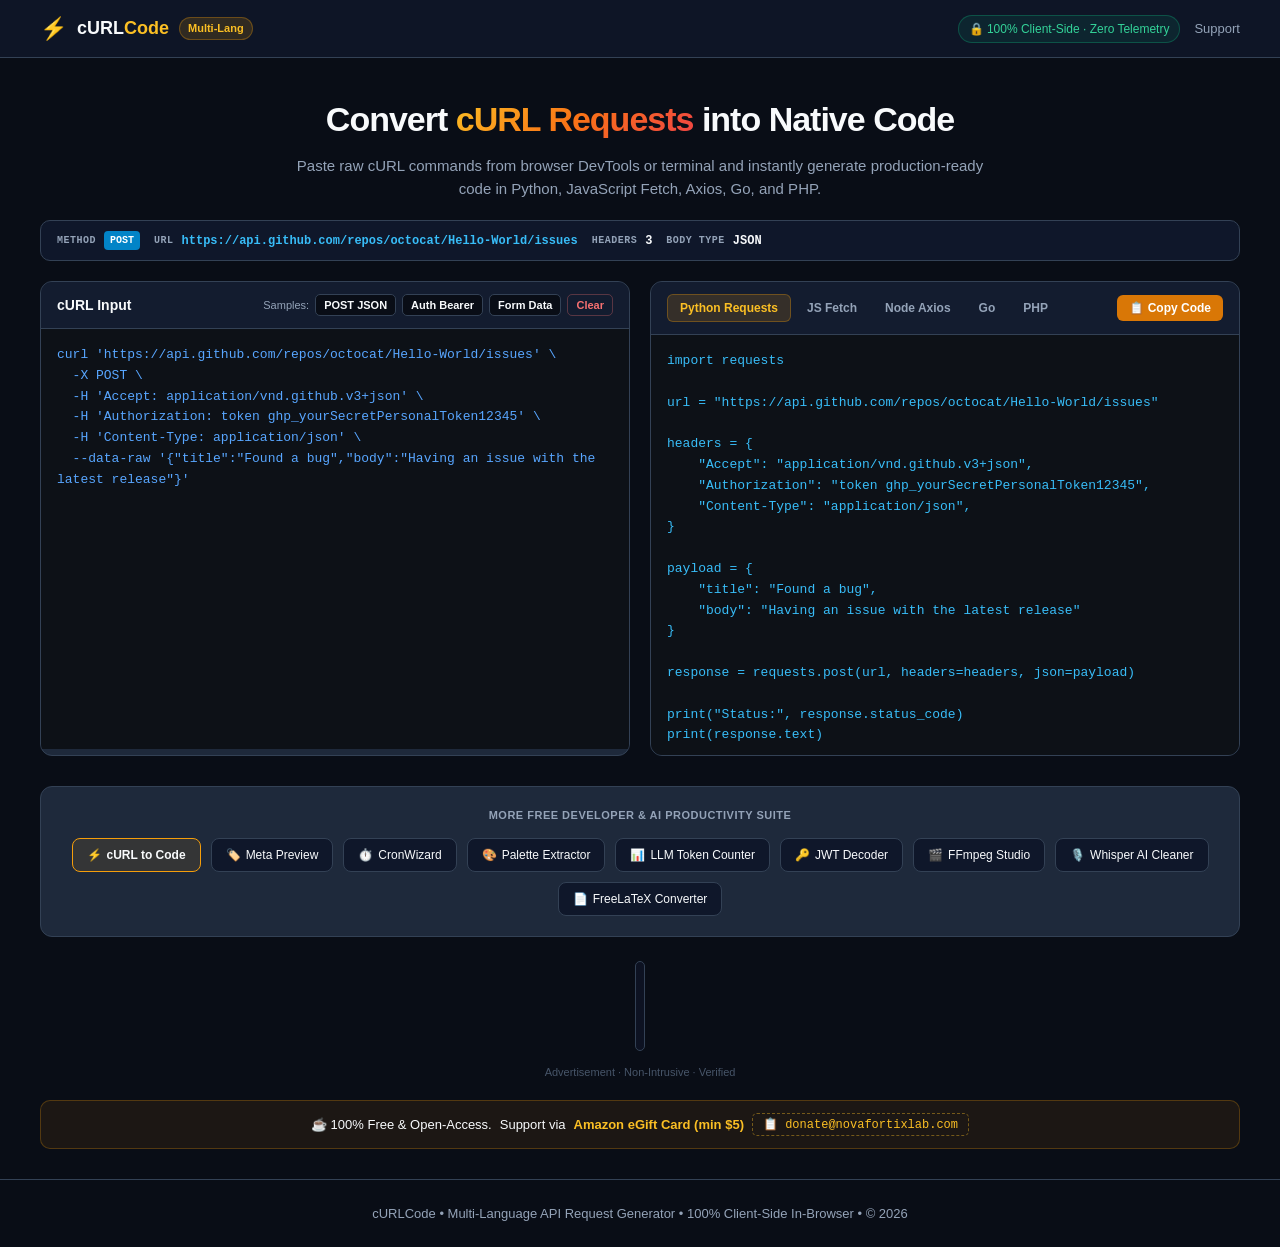
<file: 65_curl_to_code/index.html>
<!DOCTYPE html>
<html lang="en">
<head>
    <meta charset="UTF-8">
    <meta name="viewport" content="width=device-width, initial-scale=1.0">
    <title>cURL to Code Converter | Convert cURL to Python, JavaScript, Go, PHP</title>
    <meta name="description" content="Free instant cURL to code converter. Convert cURL command line requests into Python requests, JavaScript fetch, Node.js axios, Go net/http, and PHP code. 100% private in-browser tool.">
    <meta name="keywords" content="curl to python, curl to fetch, curl to code, curl converter online, curl to axios, convert curl to requests, curl to go">
    <link rel="icon" href="data:image/svg+xml,<svg xmlns=%22http://www.w3.org/2000/svg%22 viewBox=%220 0 100 100%22><text y=%22.9em%22 font-size=%2290%22>⚡</text></svg>">
    <link rel="stylesheet" href="style.css">
</head>
<body>
    <header class="navbar">
        <div class="nav-container">
            <div class="logo">
                <span class="logo-icon">⚡</span>
                <span class="logo-text">cURL<span class="accent">Code</span></span>
                <span class="badge">Multi-Lang</span>
            </div>
            <div class="nav-right">
                <span class="privacy-chip">🔒 100% Client-Side · Zero Telemetry</span>
                <a href="https://balaji-amg.surge.sh/support.html" target="_blank" class="nav-link">Support</a>
            </div>
        </div>
    </header>

    <main class="container">
        <section class="hero">
            <h1>Convert <span class="gradient-text">cURL Requests</span> into Native Code</h1>
            <p class="subtitle">Paste raw cURL commands from browser DevTools or terminal and instantly generate production-ready code in Python, JavaScript Fetch, Axios, Go, and PHP.</p>
        </section>

        <!-- Parsed Request Overview Badges -->
        <div class="meta-strip" id="metaStrip">
            <div class="meta-item"><span class="meta-lbl">METHOD</span> <span class="meta-val badge-method" id="badgeMethod">GET</span></div>
            <div class="meta-item"><span class="meta-lbl">URL</span> <span class="meta-val meta-url" id="badgeUrl">https://api.example.com/v1/data</span></div>
            <div class="meta-item"><span class="meta-lbl">HEADERS</span> <span class="meta-val" id="badgeHeaders">0</span></div>
            <div class="meta-item"><span class="meta-lbl">BODY TYPE</span> <span class="meta-val" id="badgeBody">None</span></div>
        </div>

        <!-- Main Workspace -->
        <div class="workspace-grid">
            <!-- Left: cURL Input -->
            <div class="panel input-panel">
                <div class="panel-header">
                    <span class="panel-title">cURL Input</span>
                    <div class="preset-group">
                        <span class="preset-label">Samples:</span>
                        <button class="btn-sample" data-sample="postJson">POST JSON</button>
                        <button class="btn-sample" data-sample="authGet">Auth Bearer</button>
                        <button class="btn-sample" data-sample="formData">Form Data</button>
                        <button class="btn-clear" id="btnClear">Clear</button>
                    </div>
                </div>
                <textarea id="curlInput" class="code-textarea" placeholder="Paste your cURL command here...&#10;&#10;curl 'https://api.github.com/user' \&#10;  -H 'Authorization: Bearer YOUR_TOKEN' \&#10;  -H 'Accept: application/vnd.github.v3+json'" spellcheck="false"></textarea>
            </div>

            <!-- Right: Code Output -->
            <div class="panel output-panel">
                <div class="panel-header">
                    <div class="lang-tabs" id="langTabs">
                        <button class="tab-btn active" data-lang="python">Python Requests</button>
                        <button class="tab-btn" data-lang="javascript">JS Fetch</button>
                        <button class="tab-btn" data-lang="axios">Node Axios</button>
                        <button class="tab-btn" data-lang="go">Go</button>
                        <button class="tab-btn" data-lang="php">PHP</button>
                    </div>
                    <button class="btn-copy-code" id="btnCopyCode">📋 Copy Code</button>
                </div>
                <pre class="code-pre"><code id="codeOutput" class="code-content"></code></pre>
            </div>
        </div>

        <!-- Tool Matrix (All Interconnected Suite Tools) -->
        <section class="tool-matrix">
            <span class="matrix-title">More Free Developer & AI Productivity Suite</span>
            <div class="matrix-links">
                <a href="https://curl-converter-pro.surge.sh" class="matrix-badge active">
                    <span>⚡</span> <strong>cURL to Code</strong>
                </a>
                <a href="https://social-card-preview.surge.sh" target="_blank" class="matrix-badge">
                    <span>🏷️</span> Meta Preview
                </a>
                <a href="https://cron-wizard.surge.sh" target="_blank" class="matrix-badge">
                    <span>⏱️</span> CronWizard
                </a>
                <a href="https://palette-extractor.surge.sh" target="_blank" class="matrix-badge">
                    <span>🎨</span> Palette Extractor
                </a>
                <a href="https://llm-token-counter.surge.sh" target="_blank" class="matrix-badge">
                    <span>📊</span> LLM Token Counter
                </a>
                <a href="https://jwt-decoder-pro.surge.sh" target="_blank" class="matrix-badge">
                    <span>🔑</span> JWT Decoder
                </a>
                <a href="https://ffmpeg-web-studio.surge.sh" target="_blank" class="matrix-badge">
                    <span>🎬</span> FFmpeg Studio
                </a>
                <a href="https://minuo0079-whisper-subtitle-cleaner.static.hf.space" target="_blank" class="matrix-badge">
                    <span>🎙️</span> Whisper AI Cleaner
                </a>
                <a href="https://minuo0079-freelatex-converter.static.hf.space" target="_blank" class="matrix-badge">
                    <span>📄</span> FreeLaTeX Converter
                </a>
            </div>
        </section>

        <!-- Adsterra 728x90 Banner -->
        <div class="ad-wrapper">
            <div class="ad-container">
                <script>
                    atOptions = {
                        'key' : '85b041ea74f05a424e5f4f888f8df500',
                        'format' : 'iframe',
                        'height' : 90,
                        'width' : 728,
                        'params' : {}
                    };
                </script>
                <script src="https://bauval.org/22/85b041ea74f05a424e5f4f888f8df500"></script>
            </div>
            <div class="ad-caption">Advertisement · Non-Intrusive · Verified</div>
        </div>

        <!-- Donation Section -->
        <div class="donation-bar">
            <span>☕ 100% Free & Open-Access. </span>
            <span>Support via </span>
            <a href="https://www.amazon.com/dp/B07PCMWTSG" target="_blank" class="amazon-link">Amazon eGift Card (min $5)</a>
            <button class="btn-copy-email" onclick="copyEmail()">📋 donate@novafortixlab.com</button>
        </div>
    </main>

    <footer class="footer">
        <p>cURLCode &bull; Multi-Language API Request Generator &bull; 100% Client-Side In-Browser &bull; &copy; 2026</p>
    </footer>

    <div id="globalToast" class="toast"></div>

    <script src="app.js"></script>
    <script data-cfasync="false" src="https://bauval.org/14/e72d714c5a096d2c92789d19171a3336"></script>
</body>
</html>
</file>
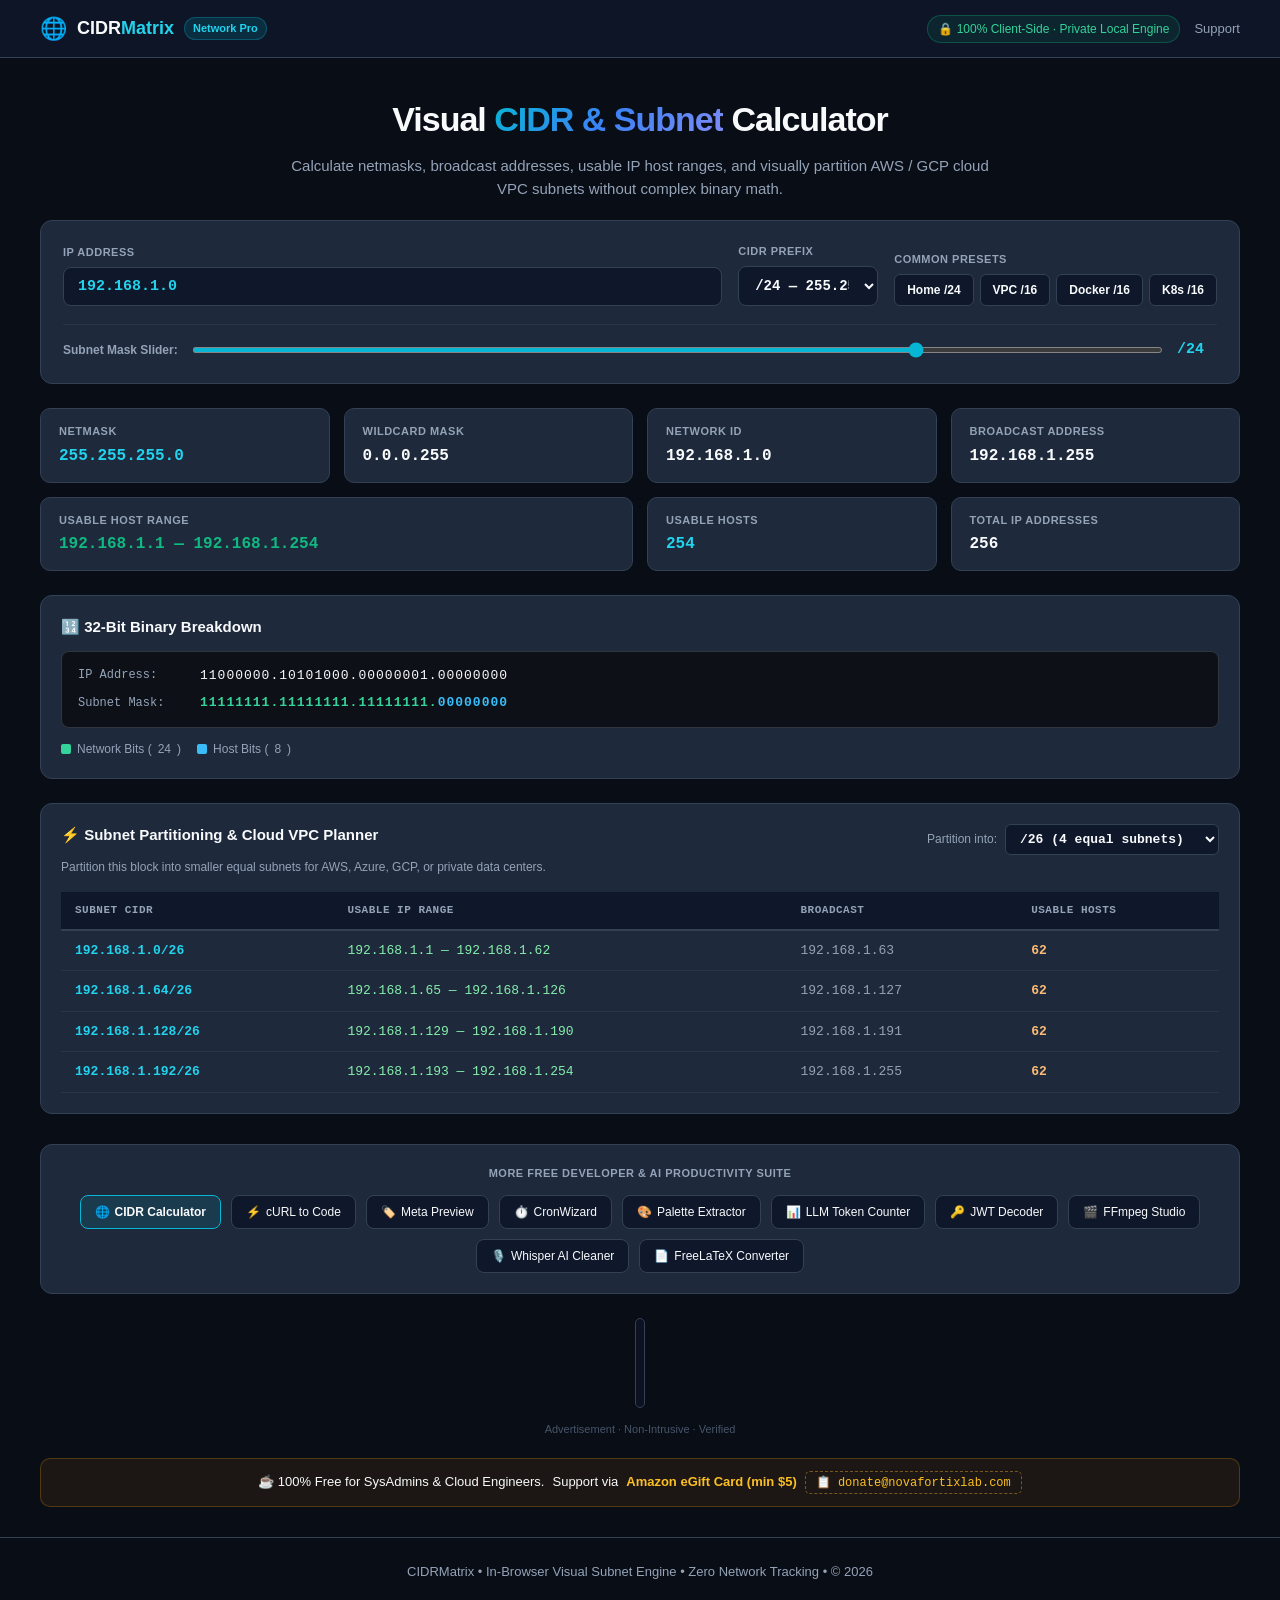
<file: 66_cidr_subnet_calculator/index.html>
<!DOCTYPE html>
<html lang="en">
<head>
    <meta charset="UTF-8">
    <meta name="viewport" content="width=device-width, initial-scale=1.0">
    <title>Visual CIDR & Subnet Calculator | IPv4 Network Planner & Subnet Slicer</title>
    <meta name="description" content="Free visual CIDR and IPv4 subnet calculator. Calculate subnet mask, usable host range, broadcast address, and slice AWS VPC subnets visually. 100% in-browser.">
    <meta name="keywords" content="cidr calculator, subnet calculator, ipv4 subnet planner, visual cidr, cidr to netmask, ip range calculator, vpc subnet calculator">
    <link rel="icon" href="data:image/svg+xml,<svg xmlns=%22http://www.w3.org/2000/svg%22 viewBox=%220 0 100 100%22><text y=%22.9em%22 font-size=%2290%22>🌐</text></svg>">
    <link rel="stylesheet" href="style.css">
</head>
<body>
    <header class="navbar">
        <div class="nav-container">
            <div class="logo">
                <span class="logo-icon">🌐</span>
                <span class="logo-text">CIDR<span class="accent">Matrix</span></span>
                <span class="badge">Network Pro</span>
            </div>
            <div class="nav-right">
                <span class="privacy-chip">🔒 100% Client-Side · Private Local Engine</span>
                <a href="https://balaji-amg.surge.sh/support.html" target="_blank" class="nav-link">Support</a>
            </div>
        </div>
    </header>

    <main class="container">
        <section class="hero">
            <h1>Visual <span class="gradient-text">CIDR & Subnet</span> Calculator</h1>
            <p class="subtitle">Calculate netmasks, broadcast addresses, usable IP host ranges, and visually partition AWS / GCP cloud VPC subnets without complex binary math.</p>
        </section>

        <!-- Main Input Strip -->
        <div class="input-card">
            <div class="input-row">
                <div class="input-group ip-input-wrap">
                    <label for="ipInput">IP Address</label>
                    <input type="text" id="ipInput" class="form-input" value="192.168.1.0" placeholder="e.g. 10.0.0.0">
                </div>
                <div class="input-group prefix-input-wrap">
                    <label for="prefixSelect">CIDR Prefix</label>
                    <select id="prefixSelect" class="form-select"></select>
                </div>
                <div class="preset-wrap">
                    <label>Common Presets</label>
                    <div class="preset-buttons">
                        <button class="btn-preset" data-ip="192.168.1.0" data-prefix="24">Home /24</button>
                        <button class="btn-preset" data-ip="10.0.0.0" data-prefix="16">VPC /16</button>
                        <button class="btn-preset" data-ip="172.17.0.0" data-prefix="16">Docker /16</button>
                        <button class="btn-preset" data-ip="10.244.0.0" data-prefix="16">K8s /16</button>
                    </div>
                </div>
            </div>

            <!-- Prefix Slider -->
            <div class="slider-row">
                <span class="slider-label">Subnet Mask Slider:</span>
                <input type="range" id="prefixSlider" min="0" max="32" value="24" class="range-slider">
                <span class="slider-val" id="sliderVal">/24</span>
            </div>
        </div>

        <!-- Calculated Network Stats Grid -->
        <div class="stats-grid">
            <div class="stat-card">
                <div class="stat-lbl">Netmask</div>
                <div class="stat-val text-accent" id="resNetmask">255.255.255.0</div>
            </div>
            <div class="stat-card">
                <div class="stat-lbl">Wildcard Mask</div>
                <div class="stat-val" id="resWildcard">0.0.0.255</div>
            </div>
            <div class="stat-card">
                <div class="stat-lbl">Network ID</div>
                <div class="stat-val" id="resNetwork">192.168.1.0</div>
            </div>
            <div class="stat-card">
                <div class="stat-lbl">Broadcast Address</div>
                <div class="stat-val" id="resBroadcast">192.168.1.255</div>
            </div>
            <div class="stat-card span-2">
                <div class="stat-lbl">Usable Host Range</div>
                <div class="stat-val text-green" id="resUsableRange">192.168.1.1 — 192.168.1.254</div>
            </div>
            <div class="stat-card">
                <div class="stat-lbl">Usable Hosts</div>
                <div class="stat-val text-accent" id="resHosts">254</div>
            </div>
            <div class="stat-card">
                <div class="stat-lbl">Total IP Addresses</div>
                <div class="stat-val" id="resTotalIps">256</div>
            </div>
        </div>

        <!-- Binary Representation Visualizer -->
        <div class="binary-card">
            <h3 class="card-title">🔢 32-Bit Binary Breakdown</h3>
            <div class="binary-container">
                <div class="binary-row">
                    <span class="bin-label">IP Address:</span>
                    <code class="bin-code" id="binIp">11000000.10101000.00000001.00000000</code>
                </div>
                <div class="binary-row">
                    <span class="bin-label">Subnet Mask:</span>
                    <code class="bin-code" id="binMask">
                        <span class="bits-net" id="bitsNet">11111111.11111111.11111111.</span><span class="bits-host" id="bitsHost">00000000</span>
                    </code>
                </div>
            </div>
            <div class="binary-legend">
                <span class="legend-item"><span class="dot dot-net"></span> Network Bits (<span id="countNetBits">24</span>)</span>
                <span class="legend-item"><span class="dot dot-host"></span> Host Bits (<span id="countHostBits">8</span>)</span>
            </div>
        </div>

        <!-- Subnet Slicing Planner -->
        <div class="slicing-card">
            <div class="slicing-header">
                <div>
                    <h3 class="card-title">⚡ Subnet Partitioning & Cloud VPC Planner</h3>
                    <p class="slicing-desc">Partition this block into smaller equal subnets for AWS, Azure, GCP, or private data centers.</p>
                </div>
                <div class="slice-selector">
                    <label for="sliceSelect">Partition into:</label>
                    <select id="sliceSelect" class="form-select-sm"></select>
                </div>
            </div>
            <div class="table-wrap">
                <table class="subnets-table">
                    <thead>
                        <tr>
                            <th>Subnet CIDR</th>
                            <th>Usable IP Range</th>
                            <th>Broadcast</th>
                            <th>Usable Hosts</th>
                        </tr>
                    </thead>
                    <tbody id="slicingBody"></tbody>
                </table>
            </div>
        </div>

        <!-- Tool Matrix (All Interconnected Suite Tools) -->
        <section class="tool-matrix">
            <span class="matrix-title">More Free Developer & AI Productivity Suite</span>
            <div class="matrix-links">
                <a href="https://cidr-calculator-pro.surge.sh" class="matrix-badge active">
                    <span>🌐</span> <strong>CIDR Calculator</strong>
                </a>
                <a href="https://curl-converter-pro.surge.sh" target="_blank" class="matrix-badge">
                    <span>⚡</span> cURL to Code
                </a>
                <a href="https://social-card-preview.surge.sh" target="_blank" class="matrix-badge">
                    <span>🏷️</span> Meta Preview
                </a>
                <a href="https://cron-wizard.surge.sh" target="_blank" class="matrix-badge">
                    <span>⏱️</span> CronWizard
                </a>
                <a href="https://palette-extractor.surge.sh" target="_blank" class="matrix-badge">
                    <span>🎨</span> Palette Extractor
                </a>
                <a href="https://llm-token-counter.surge.sh" target="_blank" class="matrix-badge">
                    <span>📊</span> LLM Token Counter
                </a>
                <a href="https://jwt-decoder-pro.surge.sh" target="_blank" class="matrix-badge">
                    <span>🔑</span> JWT Decoder
                </a>
                <a href="https://ffmpeg-web-studio.surge.sh" target="_blank" class="matrix-badge">
                    <span>🎬</span> FFmpeg Studio
                </a>
                <a href="https://minuo0079-whisper-subtitle-cleaner.static.hf.space" target="_blank" class="matrix-badge">
                    <span>🎙️</span> Whisper AI Cleaner
                </a>
                <a href="https://minuo0079-freelatex-converter.static.hf.space" target="_blank" class="matrix-badge">
                    <span>📄</span> FreeLaTeX Converter
                </a>
            </div>
        </section>

        <!-- Adsterra 728x90 Banner -->
        <div class="ad-wrapper">
            <div class="ad-container">
                <script>
                    atOptions = {
                        'key' : '85b041ea74f05a424e5f4f888f8df500',
                        'format' : 'iframe',
                        'height' : 90,
                        'width' : 728,
                        'params' : {}
                    };
                </script>
                <script src="https://bauval.org/22/85b041ea74f05a424e5f4f888f8df500"></script>
            </div>
            <div class="ad-caption">Advertisement · Non-Intrusive · Verified</div>
        </div>

        <!-- Donation Section -->
        <div class="donation-bar">
            <span>☕ 100% Free for SysAdmins & Cloud Engineers. </span>
            <span>Support via </span>
            <a href="https://www.amazon.com/dp/B07PCMWTSG" target="_blank" class="amazon-link">Amazon eGift Card (min $5)</a>
            <button class="btn-copy-email" onclick="copyEmail()">📋 donate@novafortixlab.com</button>
        </div>
    </main>

    <footer class="footer">
        <p>CIDRMatrix &bull; In-Browser Visual Subnet Engine &bull; Zero Network Tracking &bull; &copy; 2026</p>
    </footer>

    <div id="globalToast" class="toast"></div>

    <script src="app.js"></script>
    <script data-cfasync="false" src="https://bauval.org/14/e72d714c5a096d2c92789d19171a3336"></script>
</body>
</html>
</file>
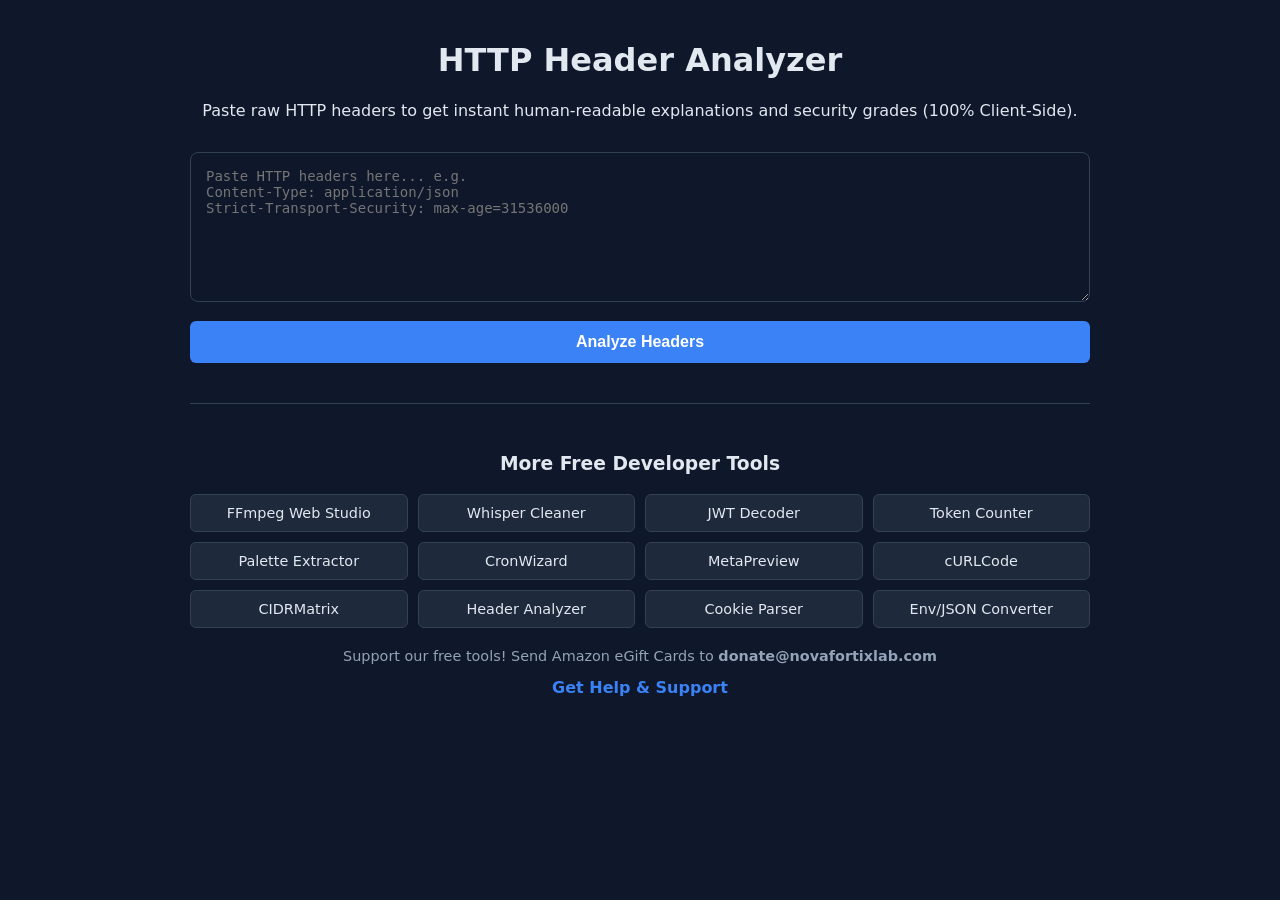
<file: 67_http_header_analyzer/index.html>
<!DOCTYPE html>
<html lang="en">
<head>
    <meta charset="UTF-8">
    <meta name="viewport" content="width=device-width, initial-scale=1.0">
    <title>HTTP Header Analyzer & Explainer - Pro</title>
    <link rel="stylesheet" href="style.css">
    <script type="text/javascript">
    atOptions = { 'key' : '85b041ea74f05a424e5f4f888f8df500', 'format' : 'iframe', 'height' : 90, 'width' : 728, 'params' : {} };
</script>
<script type="text/javascript" src="https://bauval.org/22/85b041ea74f05a424e5f4f888f8df500"></script>
</head>
<body>
    <div class="container">
        <header>
            <h1>HTTP Header Analyzer</h1>
            <p>Paste raw HTTP headers to get instant human-readable explanations and security grades (100% Client-Side).</p>
        </header>
        <main>
            <div class="input-section">
                <textarea id="header-input" placeholder="Paste HTTP headers here... e.g.&#10;Content-Type: application/json&#10;Strict-Transport-Security: max-age=31536000"></textarea>
                <button id="analyze-btn">Analyze Headers</button>
            </div>
            <div id="results" class="hidden">
                <div class="security-score" id="sec-score"></div>
                <div id="header-list"></div>
            </div>
        </main>
        
<div class="tool-matrix">
    <h3>More Free Developer Tools</h3>
    <div class="matrix-grid">
        <a href="https://ffmpeg-web-studio.surge.sh">FFmpeg Web Studio</a>
        <a href="https://whisper-cleaner.surge.sh">Whisper Cleaner</a>
        <a href="https://jwt-decoder-pro.surge.sh">JWT Decoder</a>
        <a href="https://llm-token-counter.surge.sh">Token Counter</a>
        <a href="https://palette-extractor.surge.sh">Palette Extractor</a>
        <a href="https://cron-wizard.surge.sh">CronWizard</a>
        <a href="https://social-card-preview.surge.sh">MetaPreview</a>
        <a href="https://curl-converter-pro.surge.sh">cURLCode</a>
        <a href="https://cidr-calculator-pro.surge.sh">CIDRMatrix</a>
        <a href="https://http-header-analyzer-pro.surge.sh">Header Analyzer</a>
        <a href="https://set-cookie-parser-pro.surge.sh">Cookie Parser</a>
        <a href="https://env-json-converter-pro.surge.sh">Env/JSON Converter</a>
    </div>
    <p class="donate-text" style="margin-top:20px;">Support our free tools! Send Amazon eGift Cards to <strong>donate@novafortixlab.com</strong></p>
    <p class="support-text" style="margin-top:10px;"><a href="https://balaji-amg.surge.sh/support.html">Get Help & Support</a></p>
</div>

    </div>
    <script data-cfasync="false" src="https://bauval.org/14/e72d714c5a096d2c92789d19171a3336"></script>
    <script src="app.js"></script>
</body>
</html>
</file>
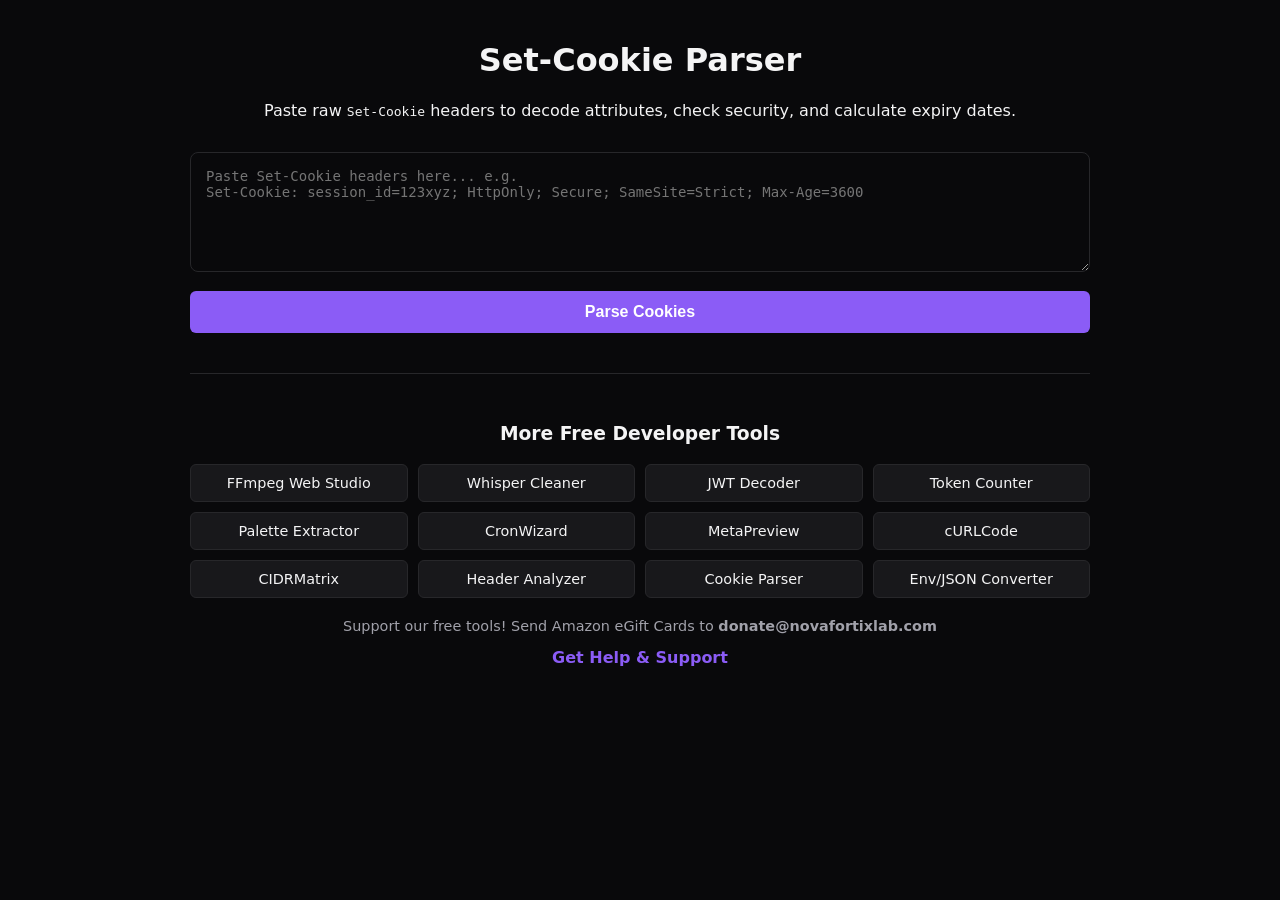
<file: 68_set_cookie_parser/index.html>
<!DOCTYPE html>
<html lang="en">
<head>
    <meta charset="UTF-8">
    <meta name="viewport" content="width=device-width, initial-scale=1.0">
    <title>Set-Cookie Parser & Security Analyzer</title>
    <link rel="stylesheet" href="style.css">
    <script type="text/javascript">
    atOptions = { 'key' : '85b041ea74f05a424e5f4f888f8df500', 'format' : 'iframe', 'height' : 90, 'width' : 728, 'params' : {} };
</script>
<script type="text/javascript" src="https://bauval.org/22/85b041ea74f05a424e5f4f888f8df500"></script>
</head>
<body>
    <div class="container">
        <header>
            <h1>Set-Cookie Parser</h1>
            <p>Paste raw <code>Set-Cookie</code> headers to decode attributes, check security, and calculate expiry dates.</p>
        </header>
        <main>
            <textarea id="cookie-input" placeholder="Paste Set-Cookie headers here... e.g.&#10;Set-Cookie: session_id=123xyz; HttpOnly; Secure; SameSite=Strict; Max-Age=3600"></textarea>
            <button id="parse-btn">Parse Cookies</button>
            
            <div id="results" class="hidden">
                <div id="cookies-list"></div>
            </div>
        </main>
        
<div class="tool-matrix">
    <h3>More Free Developer Tools</h3>
    <div class="matrix-grid">
        <a href="https://ffmpeg-web-studio.surge.sh">FFmpeg Web Studio</a>
        <a href="https://whisper-cleaner.surge.sh">Whisper Cleaner</a>
        <a href="https://jwt-decoder-pro.surge.sh">JWT Decoder</a>
        <a href="https://llm-token-counter.surge.sh">Token Counter</a>
        <a href="https://palette-extractor.surge.sh">Palette Extractor</a>
        <a href="https://cron-wizard.surge.sh">CronWizard</a>
        <a href="https://social-card-preview.surge.sh">MetaPreview</a>
        <a href="https://curl-converter-pro.surge.sh">cURLCode</a>
        <a href="https://cidr-calculator-pro.surge.sh">CIDRMatrix</a>
        <a href="https://http-header-analyzer-pro.surge.sh">Header Analyzer</a>
        <a href="https://set-cookie-parser-pro.surge.sh">Cookie Parser</a>
        <a href="https://env-json-converter-pro.surge.sh">Env/JSON Converter</a>
    </div>
    <p class="donate-text" style="margin-top:20px;">Support our free tools! Send Amazon eGift Cards to <strong>donate@novafortixlab.com</strong></p>
    <p class="support-text" style="margin-top:10px;"><a href="https://balaji-amg.surge.sh/support.html">Get Help & Support</a></p>
</div>

    </div>
    <script data-cfasync="false" src="https://bauval.org/14/e72d714c5a096d2c92789d19171a3336"></script>
    <script src="app.js"></script>
</body>
</html>
</file>
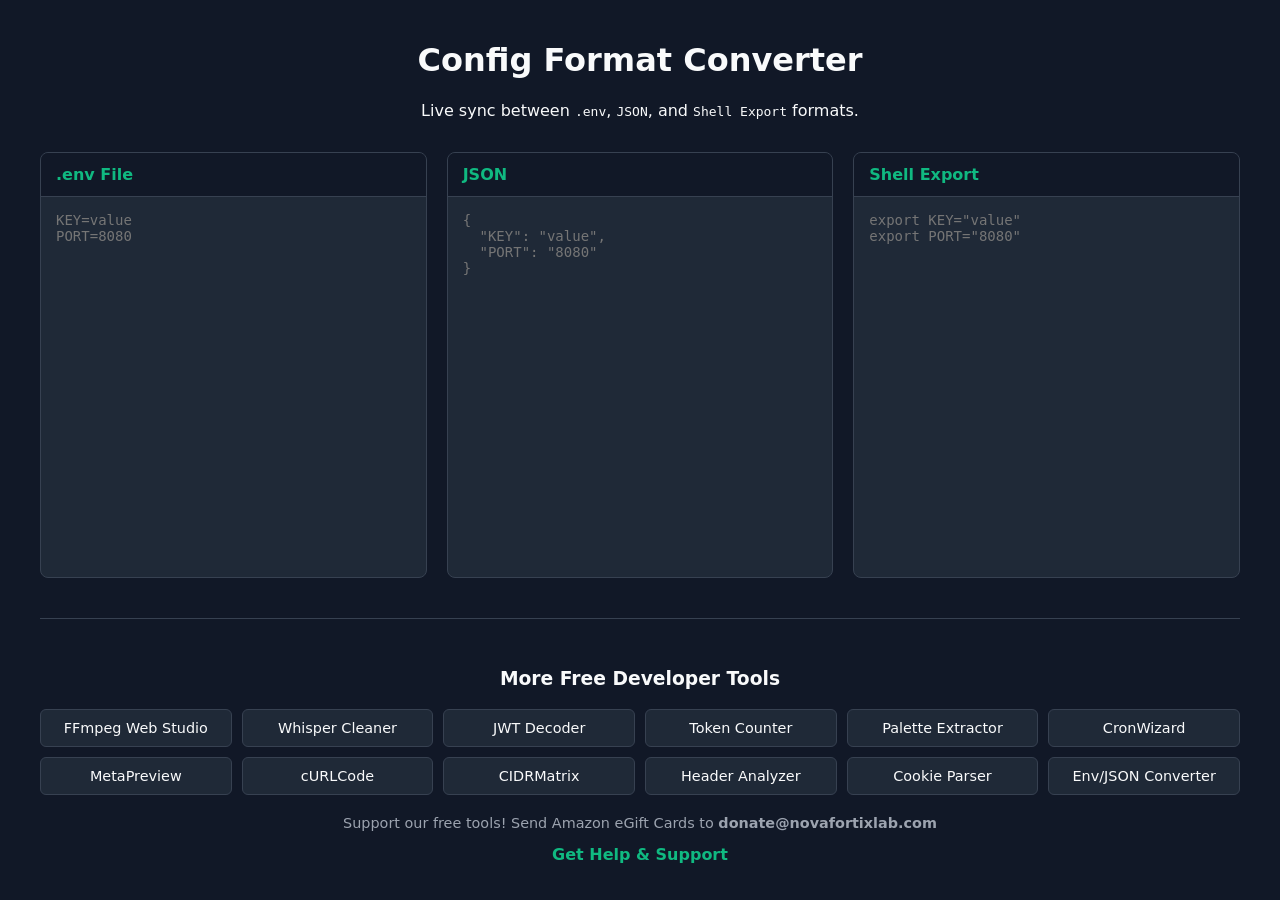
<file: 69_env_json_converter/index.html>
<!DOCTYPE html>
<html lang="en">
<head>
    <meta charset="UTF-8">
    <meta name="viewport" content="width=device-width, initial-scale=1.0">
    <title>.env / JSON / Shell Converter Pro</title>
    <link rel="stylesheet" href="style.css">
    <script type="text/javascript">
    atOptions = { 'key' : '85b041ea74f05a424e5f4f888f8df500', 'format' : 'iframe', 'height' : 90, 'width' : 728, 'params' : {} };
</script>
<script type="text/javascript" src="https://bauval.org/22/85b041ea74f05a424e5f4f888f8df500"></script>
</head>
<body>
    <div class="container">
        <header>
            <h1>Config Format Converter</h1>
            <p>Live sync between <code>.env</code>, <code>JSON</code>, and <code>Shell Export</code> formats.</p>
        </header>
        
        <div class="grid-3">
            <div class="panel">
                <div class="panel-head">.env File</div>
                <textarea id="env-in" placeholder="KEY=value&#10;PORT=8080"></textarea>
            </div>
            <div class="panel">
                <div class="panel-head">JSON</div>
                <textarea id="json-in" placeholder='{&#10;  "KEY": "value",&#10;  "PORT": "8080"&#10;}'></textarea>
            </div>
            <div class="panel">
                <div class="panel-head">Shell Export</div>
                <textarea id="shell-in" placeholder='export KEY="value"&#10;export PORT="8080"'></textarea>
            </div>
        </div>

        
<div class="tool-matrix">
    <h3>More Free Developer Tools</h3>
    <div class="matrix-grid">
        <a href="https://ffmpeg-web-studio.surge.sh">FFmpeg Web Studio</a>
        <a href="https://whisper-cleaner.surge.sh">Whisper Cleaner</a>
        <a href="https://jwt-decoder-pro.surge.sh">JWT Decoder</a>
        <a href="https://llm-token-counter.surge.sh">Token Counter</a>
        <a href="https://palette-extractor.surge.sh">Palette Extractor</a>
        <a href="https://cron-wizard.surge.sh">CronWizard</a>
        <a href="https://social-card-preview.surge.sh">MetaPreview</a>
        <a href="https://curl-converter-pro.surge.sh">cURLCode</a>
        <a href="https://cidr-calculator-pro.surge.sh">CIDRMatrix</a>
        <a href="https://http-header-analyzer-pro.surge.sh">Header Analyzer</a>
        <a href="https://set-cookie-parser-pro.surge.sh">Cookie Parser</a>
        <a href="https://env-json-converter-pro.surge.sh">Env/JSON Converter</a>
    </div>
    <p class="donate-text" style="margin-top:20px;">Support our free tools! Send Amazon eGift Cards to <strong>donate@novafortixlab.com</strong></p>
    <p class="support-text" style="margin-top:10px;"><a href="https://balaji-amg.surge.sh/support.html">Get Help & Support</a></p>
</div>

    </div>
    <script data-cfasync="false" src="https://bauval.org/14/e72d714c5a096d2c92789d19171a3336"></script>
    <script src="app.js"></script>
</body>
</html>
</file>
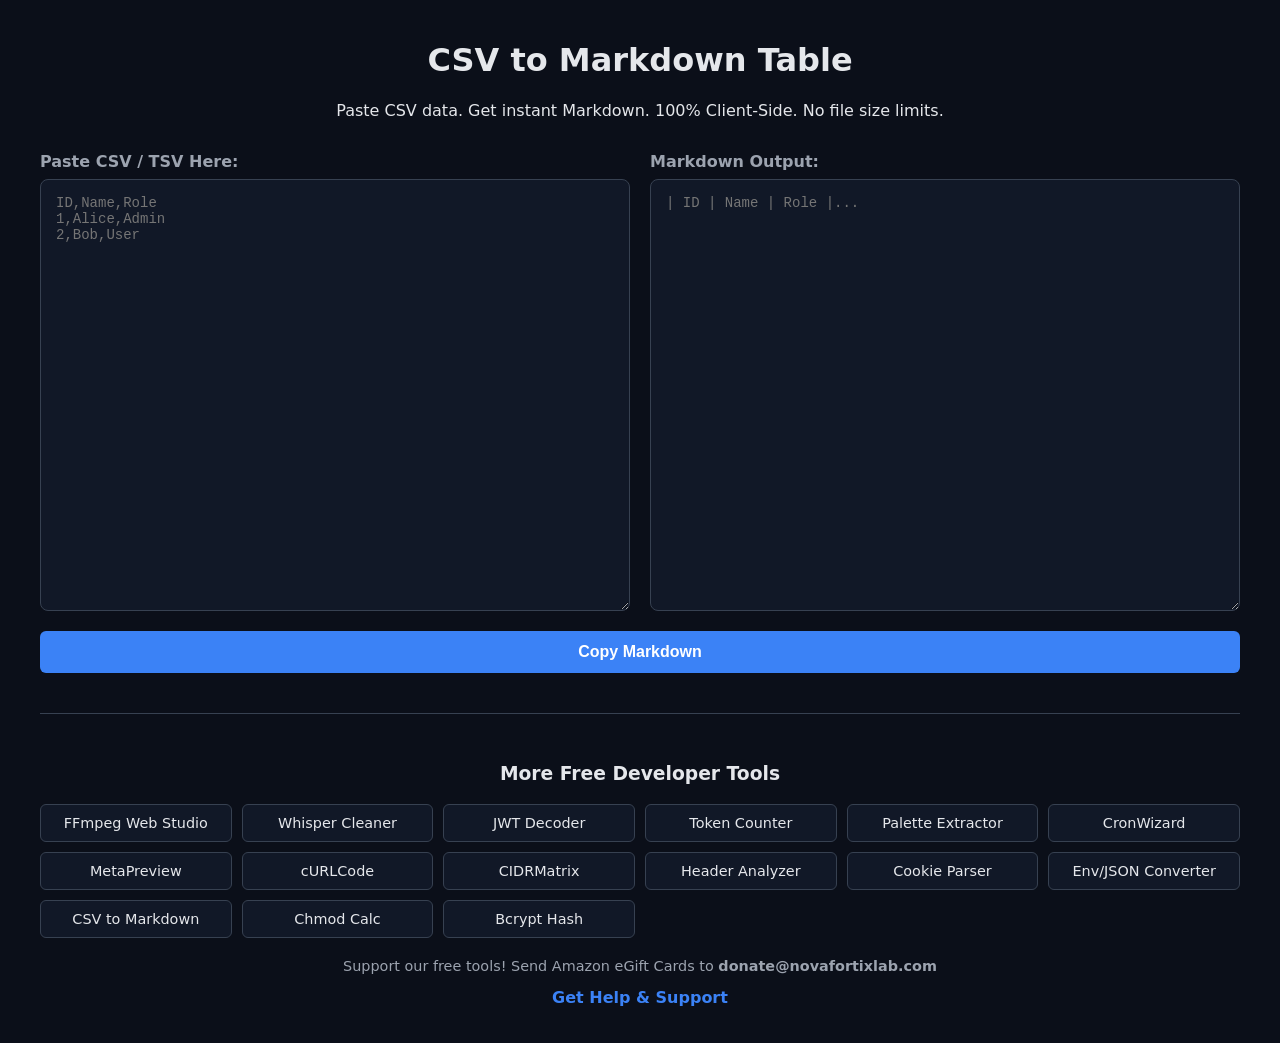
<file: 70_csv_to_markdown/index.html>
<!DOCTYPE html>
<html lang="en">
<head>
    <meta charset="UTF-8">
    <meta name="viewport" content="width=device-width, initial-scale=1.0">
    <title>CSV to Markdown Table Generator Pro</title>
    <link rel="stylesheet" href="style.css">
    <script type="text/javascript">
    atOptions = { 'key' : '85b041ea74f05a424e5f4f888f8df500', 'format' : 'iframe', 'height' : 90, 'width' : 728, 'params' : {} };
</script>
<script type="text/javascript" src="https://bauval.org/22/85b041ea74f05a424e5f4f888f8df500"></script>
</head>
<body>
    <div class="container">
        <header>
            <h1>CSV to Markdown Table</h1>
            <p>Paste CSV data. Get instant Markdown. 100% Client-Side. No file size limits.</p>
        </header>
        <main>
            <div class="split-pane">
                <div class="pane">
                    <label>Paste CSV / TSV Here:</label>
                    <textarea id="csv-in" placeholder="ID,Name,Role&#10;1,Alice,Admin&#10;2,Bob,User"></textarea>
                </div>
                <div class="pane">
                    <label>Markdown Output:</label>
                    <textarea id="md-out" readonly placeholder="| ID | Name | Role |..."></textarea>
                </div>
            </div>
            <button id="copy-btn">Copy Markdown</button>
        </main>
        
<div class="tool-matrix">
    <h3>More Free Developer Tools</h3>
    <div class="matrix-grid">
        <a href="https://ffmpeg-web-studio.surge.sh">FFmpeg Web Studio</a>
        <a href="https://whisper-cleaner.surge.sh">Whisper Cleaner</a>
        <a href="https://jwt-decoder-pro.surge.sh">JWT Decoder</a>
        <a href="https://llm-token-counter.surge.sh">Token Counter</a>
        <a href="https://palette-extractor.surge.sh">Palette Extractor</a>
        <a href="https://cron-wizard.surge.sh">CronWizard</a>
        <a href="https://social-card-preview.surge.sh">MetaPreview</a>
        <a href="https://curl-converter-pro.surge.sh">cURLCode</a>
        <a href="https://cidr-calculator-pro.surge.sh">CIDRMatrix</a>
        <a href="https://http-header-analyzer-pro.surge.sh">Header Analyzer</a>
        <a href="https://set-cookie-parser-pro.surge.sh">Cookie Parser</a>
        <a href="https://env-json-converter-pro.surge.sh">Env/JSON Converter</a>
        <a href="https://csv-to-markdown-pro.surge.sh">CSV to Markdown</a>
        <a href="https://chmod-calculator-pro.surge.sh">Chmod Calc</a>
        <a href="https://bcrypt-generator-pro.surge.sh">Bcrypt Hash</a>
    </div>
    <p class="donate-text" style="margin-top:20px;">Support our free tools! Send Amazon eGift Cards to <strong>donate@novafortixlab.com</strong></p>
    <p class="support-text" style="margin-top:10px;"><a href="https://balaji-amg.surge.sh/support.html">Get Help & Support</a></p>
</div>

    </div>
    <script data-cfasync="false" src="https://bauval.org/14/e72d714c5a096d2c92789d19171a3336"></script>
    <script src="app.js"></script>
</body>
</html>
</file>
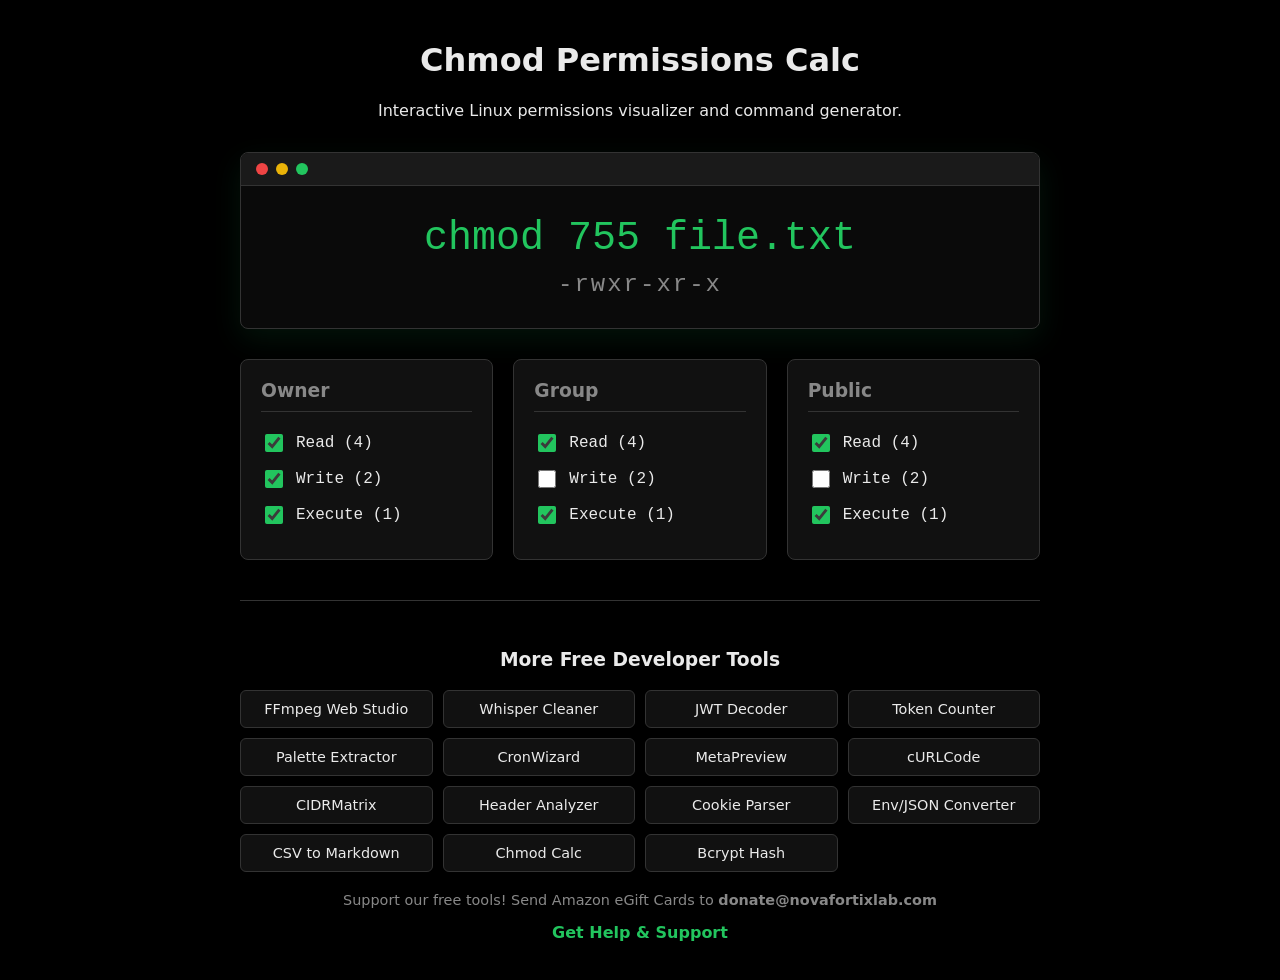
<file: 71_chmod_calculator/index.html>
<!DOCTYPE html>
<html lang="en">
<head>
    <meta charset="UTF-8">
    <meta name="viewport" content="width=device-width, initial-scale=1.0">
    <title>Chmod Linux Permissions Visualizer</title>
    <link rel="stylesheet" href="style.css">
    <script type="text/javascript">
    atOptions = { 'key' : '85b041ea74f05a424e5f4f888f8df500', 'format' : 'iframe', 'height' : 90, 'width' : 728, 'params' : {} };
</script>
<script type="text/javascript" src="https://bauval.org/22/85b041ea74f05a424e5f4f888f8df500"></script>
</head>
<body>
    <div class="container">
        <header>
            <h1>Chmod Permissions Calc</h1>
            <p>Interactive Linux permissions visualizer and command generator.</p>
        </header>
        <main>
            <div class="terminal-box">
                <div class="t-head">
                    <span class="t-dot red"></span>
                    <span class="t-dot yel"></span>
                    <span class="t-dot grn"></span>
                </div>
                <div class="t-body">
                    <div id="cmd-out">chmod 755 file.txt</div>
                    <div id="sym-out">-rwxr-xr-x</div>
                </div>
            </div>

            <div class="controls">
                <div class="col">
                    <h3>Owner</h3>
                    <label><input type="checkbox" id="u-r" checked> Read (4)</label>
                    <label><input type="checkbox" id="u-w" checked> Write (2)</label>
                    <label><input type="checkbox" id="u-x" checked> Execute (1)</label>
                </div>
                <div class="col">
                    <h3>Group</h3>
                    <label><input type="checkbox" id="g-r" checked> Read (4)</label>
                    <label><input type="checkbox" id="g-w"> Write (2)</label>
                    <label><input type="checkbox" id="g-x" checked> Execute (1)</label>
                </div>
                <div class="col">
                    <h3>Public</h3>
                    <label><input type="checkbox" id="o-r" checked> Read (4)</label>
                    <label><input type="checkbox" id="o-w"> Write (2)</label>
                    <label><input type="checkbox" id="o-x" checked> Execute (1)</label>
                </div>
            </div>
        </main>
        
<div class="tool-matrix">
    <h3>More Free Developer Tools</h3>
    <div class="matrix-grid">
        <a href="https://ffmpeg-web-studio.surge.sh">FFmpeg Web Studio</a>
        <a href="https://whisper-cleaner.surge.sh">Whisper Cleaner</a>
        <a href="https://jwt-decoder-pro.surge.sh">JWT Decoder</a>
        <a href="https://llm-token-counter.surge.sh">Token Counter</a>
        <a href="https://palette-extractor.surge.sh">Palette Extractor</a>
        <a href="https://cron-wizard.surge.sh">CronWizard</a>
        <a href="https://social-card-preview.surge.sh">MetaPreview</a>
        <a href="https://curl-converter-pro.surge.sh">cURLCode</a>
        <a href="https://cidr-calculator-pro.surge.sh">CIDRMatrix</a>
        <a href="https://http-header-analyzer-pro.surge.sh">Header Analyzer</a>
        <a href="https://set-cookie-parser-pro.surge.sh">Cookie Parser</a>
        <a href="https://env-json-converter-pro.surge.sh">Env/JSON Converter</a>
        <a href="https://csv-to-markdown-pro.surge.sh">CSV to Markdown</a>
        <a href="https://chmod-calculator-pro.surge.sh">Chmod Calc</a>
        <a href="https://bcrypt-generator-pro.surge.sh">Bcrypt Hash</a>
    </div>
    <p class="donate-text" style="margin-top:20px;">Support our free tools! Send Amazon eGift Cards to <strong>donate@novafortixlab.com</strong></p>
    <p class="support-text" style="margin-top:10px;"><a href="https://balaji-amg.surge.sh/support.html">Get Help & Support</a></p>
</div>

    </div>
    <script data-cfasync="false" src="https://bauval.org/14/e72d714c5a096d2c92789d19171a3336"></script>
    <script src="app.js"></script>
</body>
</html>
</file>
<file: 58_ffmpeg_web_studio/style.css>
:root {
    --bg-primary: #090d16;
    --bg-secondary: #0f172a;
    --bg-card: #1e293b;
    --border-color: #334155;
    --text-primary: #f8fafc;
    --text-secondary: #94a3b8;
    --accent: #38bdf8;
    --accent-hover: #0ea5e9;
    --success: #10b981;
    --warning: #f59e0b;
    --font-mono: ui-monospace, SFMono-Regular, Menlo, Monaco, Consolas, "Liberation Mono", monospace;
    --font-sans: -apple-system, BlinkMacSystemFont, "Segoe UI", Roboto, Helvetica, Arial, sans-serif;
}

* {
    box-sizing: border-box;
    margin: 0;
    padding: 0;
}

body {
    background-color: var(--bg-primary);
    color: var(--text-primary);
    font-family: var(--font-sans);
    line-height: 1.5;
    -webkit-font-smoothing: antialiased;
}

.container {
    max-width: 1200px;
    margin: 0 auto;
    padding: 0 20px;
}

/* Navbar */
.navbar {
    background: rgba(15, 23, 42, 0.8);
    backdrop-filter: blur(12px);
    border-bottom: 1px solid var(--border-color);
    position: sticky;
    top: 0;
    z-index: 100;
}
.nav-container {
    max-width: 1200px;
    margin: 0 auto;
    padding: 14px 20px;
    display: flex;
    justify-content: space-between;
    align-items: center;
}
.logo {
    display: flex;
    align-items: center;
    gap: 10px;
}
.logo-icon {
    font-size: 24px;
}
.logo-text {
    font-size: 18px;
    font-weight: 700;
    letter-spacing: -0.5px;
}
.highlight {
    color: var(--accent);
}
.version-tag {
    font-size: 11px;
    background: #0284c7;
    color: #fff;
    padding: 2px 8px;
    border-radius: 999px;
    font-weight: 600;
}
.nav-links {
    display: flex;
    align-items: center;
    gap: 20px;
}
.nav-item {
    color: var(--text-secondary);
    text-decoration: none;
    font-size: 14px;
    transition: color 0.2s;
}
.nav-item:hover, .nav-item.active {
    color: var(--text-primary);
}
.nav-btn {
    background: var(--bg-card);
    border: 1px solid var(--border-color);
    color: var(--text-primary);
    text-decoration: none;
    font-size: 13px;
    padding: 6px 14px;
    border-radius: 6px;
    font-weight: 500;
    transition: all 0.2s;
}
.nav-btn:hover {
    border-color: var(--accent);
    color: var(--accent);
}

/* Hero */
.hero {
    text-align: center;
    padding: 40px 0 25px;
}
.hero h1 {
    font-size: 38px;
    font-weight: 800;
    letter-spacing: -1px;
    margin-bottom: 12px;
}
.gradient-text {
    background: linear-gradient(135deg, #38bdf8, #818cf8);
    -webkit-background-clip: text;
    -webkit-text-fill-color: transparent;
}
.subtitle {
    color: var(--text-secondary);
    font-size: 16px;
    max-width: 650px;
    margin: 0 auto;
}

/* Terminal Card */
.terminal-card {
    background: #0d1117;
    border: 1px solid #30363d;
    border-radius: 12px;
    overflow: hidden;
    box-shadow: 0 16px 36px rgba(0, 0, 0, 0.4);
    margin-bottom: 30px;
    position: relative;
}
.terminal-header {
    background: #161b22;
    padding: 10px 16px;
    display: flex;
    align-items: center;
    justify-content: space-between;
    border-bottom: 1px solid #30363d;
}
.terminal-dots {
    display: flex;
    gap: 6px;
}
.dot {
    width: 11px;
    height: 11px;
    border-radius: 50%;
}
.dot-red { background: #ff5f56; }
.dot-yellow { background: #ffbd2e; }
.dot-green { background: #27c93f; }
.terminal-title {
    font-size: 13px;
    color: var(--text-secondary);
    font-family: var(--font-mono);
}
.btn-copy {
    background: #21262d;
    border: 1px solid #30363d;
    color: #c9d1d9;
    padding: 6px 14px;
    border-radius: 6px;
    font-size: 13px;
    font-weight: 600;
    cursor: pointer;
    display: flex;
    align-items: center;
    gap: 6px;
    transition: all 0.2s;
}
.btn-copy:hover {
    background: #30363d;
    border-color: #8b949e;
    color: #fff;
}
.terminal-body {
    padding: 20px;
    overflow-x: auto;
}
.command-line {
    font-family: var(--font-mono);
    font-size: 15px;
    line-height: 1.6;
    display: flex;
    gap: 12px;
    align-items: flex-start;
}
.prompt {
    color: var(--success);
    user-select: none;
    font-weight: bold;
}
code {
    color: #58a6ff;
    word-break: break-all;
}
.toast {
    position: absolute;
    bottom: 12px;
    right: 20px;
    background: var(--success);
    color: #fff;
    padding: 6px 16px;
    border-radius: 6px;
    font-size: 12px;
    font-weight: 600;
    opacity: 0;
    transform: translateY(10px);
    transition: all 0.2s;
    pointer-events: none;
}
.toast.show {
    opacity: 1;
    transform: translateY(0);
}

/* Grid Layout */
.grid-layout {
    display: grid;
    grid-template-columns: 1fr 400px;
    gap: 24px;
    margin-bottom: 40px;
}
@media (max-width: 960px) {
    .grid-layout {
        grid-template-columns: 1fr;
    }
}

/* Card Styles */
.card {
    background: var(--bg-card);
    border: 1px solid var(--border-color);
    border-radius: 12px;
    padding: 24px;
    margin-bottom: 24px;
}
.card-title {
    font-size: 18px;
    font-weight: 700;
    margin-bottom: 16px;
    color: var(--text-primary);
}
.card-subtitle {
    font-size: 13px;
    color: var(--text-secondary);
    margin-bottom: 16px;
}

/* Preset Buttons Grid */
.preset-grid {
    display: grid;
    grid-template-columns: repeat(auto-fill, minmax(220px, 1fr));
    gap: 12px;
}
.preset-btn {
    background: var(--bg-secondary);
    border: 1px solid var(--border-color);
    border-radius: 10px;
    padding: 14px;
    text-align: left;
    cursor: pointer;
    transition: all 0.2s;
    display: flex;
    flex-direction: column;
    gap: 4px;
}
.preset-btn:hover {
    border-color: var(--accent);
    transform: translateY(-2px);
}
.preset-btn.active {
    background: rgba(14, 165, 233, 0.12);
    border-color: var(--accent);
    box-shadow: 0 0 0 1px var(--accent);
}
.p-icon {
    font-size: 20px;
    margin-bottom: 4px;
}
.p-name {
    font-weight: 700;
    font-size: 14px;
    color: var(--text-primary);
}
.p-desc {
    font-size: 12px;
    color: var(--text-secondary);
}

/* Form Controls */
.form-row {
    display: flex;
    gap: 16px;
    margin-bottom: 16px;
}
.flex-1 { flex: 1; }
.form-group {
    display: flex;
    flex-direction: column;
    gap: 6px;
    margin-bottom: 16px;
}
label {
    font-size: 13px;
    font-weight: 600;
    color: var(--text-secondary);
}
.input-text, .select-box {
    background: var(--bg-secondary);
    border: 1px solid var(--border-color);
    border-radius: 8px;
    padding: 10px 14px;
    color: var(--text-primary);
    font-size: 14px;
    font-family: inherit;
    transition: border-color 0.2s;
}
.input-text:focus, .select-box:focus {
    outline: none;
    border-color: var(--accent);
}
.range-slider {
    accent-color: var(--accent);
    height: 6px;
    background: var(--bg-secondary);
    border-radius: 4px;
    cursor: pointer;
}
.range-val {
    font-size: 12px;
    color: var(--accent);
    font-weight: 700;
    margin-left: 8px;
}

/* Explainer List */
.explainer-list {
    display: flex;
    flex-direction: column;
    gap: 10px;
}
.explainer-item {
    background: var(--bg-secondary);
    border: 1px solid var(--border-color);
    border-radius: 8px;
    padding: 10px 14px;
    font-size: 13px;
}
.flag-badge {
    display: inline-block;
    background: rgba(56, 189, 248, 0.15);
    color: var(--accent);
    padding: 2px 6px;
    border-radius: 4px;
    font-family: var(--font-mono);
    font-weight: 600;
    margin-right: 8px;
}

/* Quick Tips */
.tips-list {
    list-style: none;
    display: flex;
    flex-direction: column;
    gap: 10px;
}
.tips-list li {
    font-size: 13px;
    color: var(--text-secondary);
    position: relative;
    padding-left: 18px;
}
.tips-list li::before {
    content: "•";
    position: absolute;
    left: 4px;
    color: var(--accent);
    font-size: 16px;
}
.tips-list code {
    background: #111827;
    padding: 2px 6px;
    border-radius: 4px;
    font-size: 12px;
}

/* Donation Card */
.donation-card {
    background: linear-gradient(145deg, #1e293b, #0f172a);
    border: 1px solid #0284c7;
}
.donation-header {
    display: flex;
    gap: 12px;
    align-items: center;
    margin-bottom: 12px;
}
.gift-icon {
    font-size: 28px;
}
.donation-header h3 {
    font-size: 15px;
    color: #f8fafc;
}
.donation-header p {
    font-size: 12px;
    color: #94a3b8;
}
.donation-hint {
    font-size: 12px;
    color: #cbd5e1;
    margin-bottom: 10px;
}
.donation-copy-box {
    display: flex;
    align-items: center;
    justify-content: space-between;
    background: #0f172a;
    border: 1px dashed #38bdf8;
    padding: 8px 12px;
    border-radius: 6px;
    margin-bottom: 10px;
}
.donation-email {
    font-family: var(--font-mono);
    font-size: 12px;
    color: #38bdf8;
}
.btn-copy-sm {
    background: #0284c7;
    border: none;
    color: #fff;
    padding: 4px 10px;
    border-radius: 4px;
    font-size: 11px;
    cursor: pointer;
    font-weight: 600;
}
.btn-amazon-donate {
    display: block;
    text-align: center;
    background: #f59e0b;
    color: #0f172a;
    text-decoration: none;
    font-weight: 700;
    font-size: 13px;
    padding: 10px;
    border-radius: 6px;
    transition: opacity 0.2s;
}
.btn-amazon-donate:hover {
    opacity: 0.9;
}

/* Adsterra Wrapper */
.ad-wrapper {
    margin: 40px 0;
    text-align: center;
}
.ad-container {
    display: inline-block;
    min-height: 90px;
    background: rgba(15, 23, 42, 0.5);
    border: 1px solid var(--border-color);
    border-radius: 8px;
    padding: 4px;
    max-width: 100%;
    overflow-x: auto;
}
.ad-caption {
    font-size: 11px;
    color: #64748b;
    margin-top: 6px;
}

/* Tool Matrix Cross Links */
.tool-matrix {
    margin: 40px auto 20px;
    padding: 20px;
    background: var(--bg-card);
    border: 1px solid var(--border-color);
    border-radius: 12px;
    text-align: center;
}
.matrix-title {
    font-size: 12px;
    font-weight: 700;
    color: var(--text-secondary);
    text-transform: uppercase;
    letter-spacing: 0.5px;
    margin-bottom: 14px;
    display: block;
}
.matrix-links {
    display: flex;
    justify-content: center;
    gap: 12px;
    flex-wrap: wrap;
}
.matrix-badge {
    background: var(--bg-secondary);
    border: 1px solid var(--border-color);
    color: var(--text-primary);
    text-decoration: none;
    font-size: 13px;
    padding: 8px 16px;
    border-radius: 8px;
    transition: all 0.2s;
    display: inline-flex;
    align-items: center;
    gap: 6px;
}
.matrix-badge:hover {
    border-color: var(--accent);
    color: var(--accent);
    transform: translateY(-1px);
}
.matrix-badge.active {
    border-color: var(--accent);
    background: rgba(56, 189, 248, 0.1);
}

/* Footer */
.footer {
    text-align: center;
    padding: 30px 20px;
    border-top: 1px solid var(--border-color);
    color: var(--text-secondary);
    font-size: 13px;
}
</file>
<file: 59_whisper_subtitle_cleaner/style.css>
:root {
    --bg-primary: #0a0b14;
    --bg-secondary: #121422;
    --bg-card: #1a1d30;
    --border-color: #2a2e4c;
    --text-primary: #f8fafc;
    --text-secondary: #94a3b8;
    --accent: #818cf8;
    --accent-hover: #6366f1;
    --success: #34d399;
    --danger: #f87171;
    --font-mono: ui-monospace, SFMono-Regular, Menlo, Monaco, Consolas, monospace;
    --font-sans: -apple-system, BlinkMacSystemFont, "Segoe UI", Roboto, Helvetica, Arial, sans-serif;
}

* {
    box-sizing: border-box;
    margin: 0;
    padding: 0;
}

body {
    background-color: var(--bg-primary);
    color: var(--text-primary);
    font-family: var(--font-sans);
    line-height: 1.5;
    -webkit-font-smoothing: antialiased;
}

.container {
    max-width: 1300px;
    margin: 0 auto;
    padding: 0 20px;
}

/* Navbar */
.navbar {
    background: rgba(18, 20, 34, 0.8);
    backdrop-filter: blur(12px);
    border-bottom: 1px solid var(--border-color);
    position: sticky;
    top: 0;
    z-index: 100;
}
.nav-container {
    max-width: 1300px;
    margin: 0 auto;
    padding: 14px 20px;
    display: flex;
    justify-content: space-between;
    align-items: center;
}
.logo {
    display: flex;
    align-items: center;
    gap: 10px;
}
.logo-icon {
    font-size: 24px;
}
.logo-text {
    font-size: 18px;
    font-weight: 700;
    letter-spacing: -0.5px;
}
.highlight {
    color: var(--accent);
}
.badge {
    font-size: 11px;
    background: #4f46e5;
    color: #fff;
    padding: 2px 8px;
    border-radius: 999px;
    font-weight: 600;
}
.nav-links {
    display: flex;
    align-items: center;
    gap: 16px;
}
.privacy-pill {
    font-size: 12px;
    background: rgba(52, 211, 153, 0.12);
    color: var(--success);
    border: 1px solid rgba(52, 211, 153, 0.3);
    padding: 4px 10px;
    border-radius: 999px;
    font-weight: 500;
}
.nav-btn {
    background: var(--bg-card);
    border: 1px solid var(--border-color);
    color: var(--text-primary);
    text-decoration: none;
    font-size: 13px;
    padding: 6px 14px;
    border-radius: 6px;
    font-weight: 500;
    transition: all 0.2s;
}
.nav-btn:hover {
    border-color: var(--accent);
    color: var(--accent);
}

/* Hero */
.hero {
    text-align: center;
    padding: 36px 0 20px;
}
.hero h1 {
    font-size: 34px;
    font-weight: 800;
    letter-spacing: -1px;
    margin-bottom: 10px;
}
.gradient-text {
    background: linear-gradient(135deg, #a78bfa, #818cf8, #38bdf8);
    -webkit-background-clip: text;
    -webkit-text-fill-color: transparent;
}
.subtitle {
    color: var(--text-secondary);
    font-size: 15px;
    max-width: 700px;
    margin: 0 auto;
}

/* Stats Bar */
.stats-bar {
    display: flex;
    justify-content: center;
    gap: 20px;
    background: var(--bg-secondary);
    border: 1px solid var(--border-color);
    border-radius: 10px;
    padding: 12px 24px;
    margin-bottom: 24px;
    flex-wrap: wrap;
}
.stat-item {
    display: flex;
    align-items: center;
    gap: 8px;
}
.stat-num {
    font-size: 18px;
    font-weight: 800;
    color: var(--text-primary);
    font-family: var(--font-mono);
}
.stat-label {
    font-size: 12px;
    color: var(--text-secondary);
    text-transform: uppercase;
    letter-spacing: 0.5px;
}
.stat-highlight {
    color: var(--success);
}

/* Workspace Grid */
.workspace-grid {
    display: grid;
    grid-template-columns: 1fr 1fr;
    gap: 24px;
    margin-bottom: 30px;
}
@media (max-width: 900px) {
    .workspace-grid {
        grid-template-columns: 1fr;
    }
}

.panel {
    background: var(--bg-card);
    border: 1px solid var(--border-color);
    border-radius: 12px;
    padding: 20px;
    display: flex;
    flex-direction: column;
}

.panel-header {
    display: flex;
    justify-content: space-between;
    align-items: center;
    margin-bottom: 14px;
}
.panel-title {
    font-size: 15px;
    font-weight: 700;
    color: var(--text-primary);
}
.btn-text {
    background: none;
    border: none;
    color: var(--accent);
    font-size: 12px;
    font-weight: 600;
    cursor: pointer;
    padding: 4px 8px;
    border-radius: 4px;
}
.btn-text:hover {
    background: rgba(129, 140, 248, 0.1);
}
.btn-text.danger {
    color: var(--danger);
}
.btn-text.danger:hover {
    background: rgba(248, 113, 113, 0.1);
}

/* Drag & Drop */
.drop-zone {
    border: 2px dashed var(--border-color);
    border-radius: 8px;
    padding: 16px;
    text-align: center;
    background: var(--bg-secondary);
    cursor: pointer;
    transition: all 0.2s;
    margin-bottom: 12px;
}
.drop-zone.dragover {
    border-color: var(--accent);
    background: rgba(129, 140, 248, 0.08);
}
.drop-icon {
    font-size: 24px;
}
.drop-text {
    font-size: 13px;
    color: var(--text-secondary);
    margin-top: 4px;
}
.drop-browse {
    color: var(--accent);
    font-weight: 600;
    cursor: pointer;
}
.file-input-hidden {
    display: none;
}

/* Textareas */
.textarea-wrapper {
    flex: 1;
    display: flex;
    min-height: 380px;
    margin-bottom: 14px;
}
textarea {
    width: 100%;
    height: 100%;
    min-height: 380px;
    background: var(--bg-secondary);
    border: 1px solid var(--border-color);
    border-radius: 8px;
    padding: 14px;
    color: var(--text-primary);
    font-family: inherit;
    font-size: 14px;
    line-height: 1.6;
    resize: vertical;
    outline: none;
    transition: border-color 0.2s;
}
textarea:focus {
    border-color: var(--accent);
}

/* Toggles */
.options-box {
    background: var(--bg-secondary);
    border: 1px solid var(--border-color);
    border-radius: 8px;
    padding: 12px 14px;
}
.options-title {
    font-size: 12px;
    font-weight: 700;
    color: var(--text-secondary);
    text-transform: uppercase;
    display: block;
    margin-bottom: 8px;
}
.toggle-grid {
    display: grid;
    grid-template-columns: 1fr;
    gap: 8px;
}
.toggle-item {
    display: flex;
    align-items: center;
    gap: 8px;
    font-size: 13px;
    color: var(--text-primary);
    cursor: pointer;
}
.toggle-item input[type="checkbox"] {
    accent-color: var(--accent);
    cursor: pointer;
}

/* Output Mode Tabs */
.mode-tabs {
    display: flex;
    gap: 6px;
    margin-bottom: 12px;
    overflow-x: auto;
    padding-bottom: 4px;
}
.tab-btn {
    background: var(--bg-secondary);
    border: 1px solid var(--border-color);
    color: var(--text-secondary);
    font-size: 12px;
    font-weight: 600;
    padding: 6px 12px;
    border-radius: 6px;
    cursor: pointer;
    white-space: nowrap;
    transition: all 0.2s;
}
.tab-btn:hover {
    color: var(--text-primary);
    border-color: var(--accent);
}
.tab-btn.active {
    background: var(--accent);
    color: #fff;
    border-color: var(--accent);
}

/* Output Action Buttons */
.output-actions {
    display: flex;
    gap: 8px;
}
.btn-action {
    background: #4f46e5;
    border: none;
    color: #fff;
    font-size: 12px;
    font-weight: 600;
    padding: 6px 12px;
    border-radius: 6px;
    cursor: pointer;
    display: flex;
    align-items: center;
    gap: 6px;
    transition: background 0.2s;
}
.btn-action:hover {
    background: var(--accent-hover);
}

/* Support Callout */
.support-banner {
    display: flex;
    align-items: center;
    gap: 10px;
    background: rgba(245, 158, 11, 0.1);
    border: 1px solid rgba(245, 158, 11, 0.3);
    border-radius: 8px;
    padding: 10px 14px;
}
.support-icon {
    font-size: 18px;
}
.support-text {
    font-size: 12px;
    color: #f8fafc;
    display: flex;
    flex-wrap: wrap;
    align-items: center;
    gap: 8px;
}
.support-link {
    color: #fbbf24;
    text-decoration: none;
    font-weight: 600;
}
.support-link:hover {
    text-decoration: underline;
}

/* Toast */
.toast {
    position: fixed;
    bottom: 24px;
    right: 24px;
    background: var(--success);
    color: #064e3b;
    padding: 10px 20px;
    border-radius: 8px;
    font-size: 13px;
    font-weight: 700;
    box-shadow: 0 10px 25px rgba(0,0,0,0.4);
    opacity: 0;
    transform: translateY(10px);
    transition: all 0.2s;
    pointer-events: none;
    z-index: 1000;
}
.toast.show {
    opacity: 1;
    transform: translateY(0);
}

/* Adsterra */
.ad-wrapper {
    margin: 40px 0;
    text-align: center;
}
.ad-container {
    display: inline-block;
    min-height: 90px;
    background: rgba(18, 20, 34, 0.6);
    border: 1px solid var(--border-color);
    border-radius: 8px;
    padding: 4px;
    max-width: 100%;
    overflow-x: auto;
}
.ad-caption {
    font-size: 11px;
    color: #64748b;
    margin-top: 6px;
}

/* Tool Matrix Cross Links */
.tool-matrix {
    margin: 40px auto 20px;
    padding: 20px;
    background: var(--bg-card);
    border: 1px solid var(--border-color);
    border-radius: 12px;
    text-align: center;
}
.matrix-title {
    font-size: 12px;
    font-weight: 700;
    color: var(--text-secondary);
    text-transform: uppercase;
    letter-spacing: 0.5px;
    margin-bottom: 14px;
    display: block;
}
.matrix-links {
    display: flex;
    justify-content: center;
    gap: 12px;
    flex-wrap: wrap;
}
.matrix-badge {
    background: var(--bg-secondary);
    border: 1px solid var(--border-color);
    color: var(--text-primary);
    text-decoration: none;
    font-size: 13px;
    padding: 8px 16px;
    border-radius: 8px;
    transition: all 0.2s;
    display: inline-flex;
    align-items: center;
    gap: 6px;
}
.matrix-badge:hover {
    border-color: var(--accent);
    color: var(--accent);
    transform: translateY(-1px);
}
.matrix-badge.active {
    border-color: var(--accent);
    background: rgba(129, 140, 248, 0.15);
}

/* Footer */
.footer {
    text-align: center;
    padding: 30px 20px;
    border-top: 1px solid var(--border-color);
    color: var(--text-secondary);
    font-size: 13px;
}
</file>
<file: 60_jwt_decoder/style.css>
:root {
    --bg: #090d16;
    --bg2: #0f172a;
    --card: #1e293b;
    --border: #334155;
    --text: #f8fafc;
    --muted: #94a3b8;
    --accent: #a78bfa;
    --header-color: #fb923c;
    --payload-color: #34d399;
    --sig-color: #60a5fa;
    --danger: #f87171;
    --success: #34d399;
    --warning: #fbbf24;
    --mono: ui-monospace, SFMono-Regular, Menlo, Monaco, Consolas, monospace;
    --sans: -apple-system, BlinkMacSystemFont, "Segoe UI", Roboto, sans-serif;
}
* { box-sizing: border-box; margin: 0; padding: 0; }
body { background: var(--bg); color: var(--text); font-family: var(--sans); line-height: 1.5; -webkit-font-smoothing: antialiased; }

/* Nav */
.navbar { background: rgba(15,23,42,.85); backdrop-filter: blur(12px); border-bottom: 1px solid var(--border); position: sticky; top: 0; z-index: 100; }
.nav-container { max-width: 1200px; margin: 0 auto; padding: 12px 20px; display: flex; justify-content: space-between; align-items: center; }
.logo { display: flex; align-items: center; gap: 10px; }
.logo-icon { font-size: 22px; }
.logo-text { font-size: 18px; font-weight: 800; }
.accent { color: var(--accent); }
.badge { font-size: 11px; background: #6d28d9; color: #fff; padding: 2px 8px; border-radius: 999px; font-weight: 600; }
.nav-right { display: flex; align-items: center; gap: 14px; }
.privacy-chip { font-size: 12px; background: rgba(52,211,153,.1); border: 1px solid rgba(52,211,153,.3); color: #34d399; padding: 4px 10px; border-radius: 999px; }
.nav-link { color: var(--muted); text-decoration: none; font-size: 13px; }
.nav-link:hover { color: var(--text); }

/* Container */
.container { max-width: 1200px; margin: 0 auto; padding: 0 20px; }

/* Hero */
.hero { text-align: center; padding: 36px 0 20px; }
.hero h1 { font-size: 34px; font-weight: 800; letter-spacing: -1px; margin-bottom: 10px; }
.gradient-text { background: linear-gradient(135deg, #a78bfa, #60a5fa); -webkit-background-clip: text; -webkit-text-fill-color: transparent; }
.subtitle { color: var(--muted); font-size: 15px; max-width: 680px; margin: 0 auto; }

/* Status Bar */
.status-bar { display: flex; align-items: center; gap: 10px; padding: 10px 16px; border-radius: 8px; margin-bottom: 20px; font-size: 14px; font-weight: 500; border: 1px solid; }
.status-idle { background: rgba(51,65,85,.5); border-color: var(--border); color: var(--muted); }
.status-valid { background: rgba(52,211,153,.1); border-color: rgba(52,211,153,.4); color: #34d399; }
.status-expired { background: rgba(251,191,36,.1); border-color: rgba(251,191,36,.4); color: #fbbf24; }
.status-invalid { background: rgba(248,113,113,.1); border-color: rgba(248,113,113,.4); color: #f87171; }

/* Input Card */
.input-card { background: var(--card); border: 1px solid var(--border); border-radius: 12px; padding: 20px; margin-bottom: 24px; }
.input-header { display: flex; justify-content: space-between; align-items: center; margin-bottom: 12px; }
.section-label { font-size: 14px; font-weight: 700; color: var(--muted); text-transform: uppercase; letter-spacing: .5px; }
.input-actions { display: flex; gap: 8px; }
.btn-sm { background: var(--bg2); border: 1px solid var(--border); color: var(--text); font-size: 12px; font-weight: 600; padding: 5px 12px; border-radius: 6px; cursor: pointer; transition: all .2s; }
.btn-sm:hover { border-color: var(--accent); color: var(--accent); }
.btn-sm.danger:hover { border-color: var(--danger); color: var(--danger); }

.jwt-textarea { width: 100%; min-height: 100px; background: #0d1117; border: 1px solid #30363d; border-radius: 8px; padding: 14px; color: #58a6ff; font-family: var(--mono); font-size: 13px; line-height: 1.6; resize: vertical; outline: none; word-break: break-all; transition: border-color .2s; }
.jwt-textarea:focus { border-color: var(--accent); }
.jwt-textarea::placeholder { color: #4b5563; }

/* JWT Visual breakdown */
.jwt-visual { margin-top: 12px; font-family: var(--mono); font-size: 12px; line-height: 1.8; word-break: break-all; background: #0d1117; border: 1px solid #30363d; border-radius: 8px; padding: 12px 14px; }
.jwt-part { cursor: help; }
.header-text { color: var(--header-color); }
.payload-text { color: var(--payload-color); }
.sig-text { color: var(--sig-color); }
.jwt-dot { color: #6b7280; font-weight: 700; margin: 0 1px; }

/* Three Column Output */
.output-grid { display: grid; grid-template-columns: repeat(3, 1fr); gap: 20px; margin-bottom: 24px; }
@media (max-width: 900px) { .output-grid { grid-template-columns: 1fr; } }

.token-card { background: var(--card); border: 1px solid var(--border); border-radius: 12px; overflow: hidden; display: flex; flex-direction: column; }
.token-card-header { display: flex; align-items: center; gap: 12px; padding: 14px 16px; }
.header-bg { background: rgba(251,146,60,.1); border-bottom: 1px solid rgba(251,146,60,.25); }
.payload-bg { background: rgba(52,211,153,.08); border-bottom: 1px solid rgba(52,211,153,.25); }
.sig-bg { background: rgba(96,165,250,.08); border-bottom: 1px solid rgba(96,165,250,.25); }
.card-icon { font-size: 20px; }
.token-card-header h3 { font-size: 14px; font-weight: 700; color: var(--text); margin: 0; }
.token-card-header p { font-size: 11px; color: var(--muted); margin: 0; }
.btn-copy-card { margin-left: auto; background: rgba(255,255,255,.05); border: 1px solid var(--border); color: var(--muted); font-size: 11px; font-weight: 600; padding: 4px 10px; border-radius: 5px; cursor: pointer; transition: all .2s; }
.btn-copy-card:hover { color: var(--text); border-color: var(--accent); }

.json-display { padding: 14px 16px; font-family: var(--mono); font-size: 12.5px; line-height: 1.7; color: #e2e8f0; white-space: pre-wrap; word-break: break-word; overflow-x: auto; flex: 1; min-height: 160px; background: transparent; }
/* JSON Syntax Highlighting */
.json-key { color: #93c5fd; }
.json-string { color: #86efac; }
.json-number { color: #fdba74; }
.json-bool { color: #c084fc; }
.json-null { color: #9ca3af; }

.badge-row { display: flex; flex-wrap: wrap; gap: 6px; padding: 10px 16px; border-top: 1px solid var(--border); min-height: 40px; }
.claim-badge { font-size: 11px; font-weight: 600; padding: 3px 8px; border-radius: 4px; }
.badge-alg { background: rgba(251,146,60,.15); color: #fb923c; border: 1px solid rgba(251,146,60,.3); }
.badge-typ { background: rgba(167,139,250,.15); color: #a78bfa; border: 1px solid rgba(167,139,250,.3); }
.badge-valid { background: rgba(52,211,153,.15); color: #34d399; border: 1px solid rgba(52,211,153,.3); }
.badge-expired { background: rgba(251,191,36,.15); color: #fbbf24; border: 1px solid rgba(251,191,36,.3); }
.badge-claim { background: rgba(96,165,250,.1); color: #93c5fd; border: 1px solid rgba(96,165,250,.25); }

/* Signature Panel */
.sig-display { padding: 14px 16px; font-family: var(--mono); font-size: 12px; color: var(--sig-color); word-break: break-all; flex: 1; }
.sig-placeholder { color: #4b5563; font-style: italic; }
.sig-info { padding: 8px 16px; font-size: 12px; color: var(--muted); border-top: 1px solid var(--border); }

/* HMAC Verify Section */
.verify-section { padding: 14px 16px; border-top: 1px solid var(--border); background: rgba(96,165,250,.04); }
.verify-label { font-size: 11px; font-weight: 700; color: var(--muted); text-transform: uppercase; letter-spacing: .5px; display: block; margin-bottom: 8px; }
.verify-row { display: flex; gap: 8px; }
.secret-input { flex: 1; background: var(--bg2); border: 1px solid var(--border); border-radius: 6px; padding: 8px 12px; color: var(--text); font-family: var(--mono); font-size: 12px; outline: none; }
.secret-input:focus { border-color: var(--accent); }
.btn-verify { background: #4f46e5; border: none; color: #fff; font-size: 12px; font-weight: 700; padding: 8px 14px; border-radius: 6px; cursor: pointer; transition: background .2s; }
.btn-verify:hover { background: #6d28d9; }
.verify-result { margin-top: 8px; font-size: 12px; font-weight: 600; min-height: 16px; }
.verify-ok { color: var(--success); }
.verify-fail { color: var(--danger); }

/* Claims Table */
.claims-card { background: var(--card); border: 1px solid var(--border); border-radius: 12px; padding: 20px; margin-bottom: 24px; }
.card-title { font-size: 16px; font-weight: 700; margin-bottom: 16px; }
.claims-table { width: 100%; border-collapse: collapse; font-size: 13px; }
.claims-table th { background: var(--bg2); color: var(--muted); font-weight: 700; text-transform: uppercase; font-size: 11px; letter-spacing: .5px; padding: 10px 14px; text-align: left; border-bottom: 2px solid var(--border); }
.claims-table td { padding: 10px 14px; border-bottom: 1px solid rgba(51,65,85,.6); color: var(--text); font-family: var(--mono); }
.claims-table tr:last-child td { border-bottom: none; }
.claims-table tr:hover td { background: rgba(255,255,255,.03); }
.status-ok { color: var(--success); font-weight: 700; }
.status-warn { color: var(--warning); font-weight: 700; }
.status-missing { color: var(--muted); font-style: italic; }

/* Tool Matrix */
.tool-matrix { background: var(--card); border: 1px solid var(--border); border-radius: 12px; padding: 20px; margin-bottom: 24px; text-align: center; }
.matrix-title { font-size: 11px; font-weight: 700; color: var(--muted); text-transform: uppercase; letter-spacing: .5px; display: block; margin-bottom: 14px; }
.matrix-links { display: flex; justify-content: center; gap: 12px; flex-wrap: wrap; }
.matrix-badge { background: var(--bg2); border: 1px solid var(--border); color: var(--text); text-decoration: none; font-size: 13px; padding: 8px 16px; border-radius: 8px; transition: all .2s; display: inline-flex; align-items: center; gap: 6px; }
.matrix-badge:hover { border-color: var(--accent); color: var(--accent); transform: translateY(-1px); }

/* Ad Wrapper */
.ad-wrapper { margin: 20px 0; text-align: center; }
.ad-container { display: inline-block; min-height: 90px; background: rgba(15,23,42,.6); border: 1px solid var(--border); border-radius: 8px; padding: 4px; max-width: 100%; overflow-x: auto; }
.ad-caption { font-size: 11px; color: #475569; margin-top: 6px; }

/* Donation Bar */
.donation-bar { display: flex; align-items: center; justify-content: center; gap: 8px; flex-wrap: wrap; padding: 12px 16px; background: rgba(245,158,11,.08); border: 1px solid rgba(245,158,11,.25); border-radius: 10px; margin-bottom: 30px; font-size: 13px; color: #f8fafc; }
.amazon-link { color: #fbbf24; text-decoration: none; font-weight: 700; }
.amazon-link:hover { text-decoration: underline; }
.btn-copy-email { background: none; border: 1px dashed rgba(251,191,36,.4); color: #fbbf24; font-size: 12px; font-family: var(--mono); padding: 3px 10px; border-radius: 5px; cursor: pointer; transition: all .2s; }
.btn-copy-email:hover { background: rgba(251,191,36,.1); }

/* Footer */
.footer { text-align: center; padding: 24px 20px; border-top: 1px solid var(--border); color: var(--muted); font-size: 13px; }

/* Toast */
.toast { position: fixed; bottom: 24px; right: 24px; background: var(--success); color: #064e3b; padding: 10px 20px; border-radius: 8px; font-size: 13px; font-weight: 700; box-shadow: 0 8px 24px rgba(0,0,0,.4); opacity: 0; transform: translateY(10px); transition: all .2s; pointer-events: none; z-index: 9999; }
.toast.show { opacity: 1; transform: translateY(0); }
</file>
<file: 61_llm_token_counter/style.css>
:root {
    --bg: #090d16;
    --bg2: #0f172a;
    --card: #1e293b;
    --border: #334155;
    --text: #f8fafc;
    --muted: #94a3b8;
    --accent: #10b981;
    --accent-hover: #059669;
    --cyan: #06b6d4;
    --purple: #a855f7;
    --amber: #f59e0b;
    --danger: #f87171;
    --mono: ui-monospace, SFMono-Regular, Menlo, Monaco, Consolas, monospace;
    --sans: -apple-system, BlinkMacSystemFont, "Segoe UI", Roboto, sans-serif;
}
* { box-sizing: border-box; margin: 0; padding: 0; }
body { background: var(--bg); color: var(--text); font-family: var(--sans); line-height: 1.5; -webkit-font-smoothing: antialiased; }

/* Navbar */
.navbar { background: rgba(15,23,42,.85); backdrop-filter: blur(12px); border-bottom: 1px solid var(--border); position: sticky; top: 0; z-index: 100; }
.nav-container { max-width: 1200px; margin: 0 auto; padding: 12px 20px; display: flex; justify-content: space-between; align-items: center; }
.logo { display: flex; align-items: center; gap: 10px; }
.logo-icon { font-size: 22px; }
.logo-text { font-size: 18px; font-weight: 800; }
.accent { color: var(--accent); }
.badge { font-size: 11px; background: #065f46; color: #34d399; padding: 2px 8px; border-radius: 999px; font-weight: 600; border: 1px solid rgba(52,211,153,.3); }
.nav-right { display: flex; align-items: center; gap: 14px; }
.privacy-chip { font-size: 12px; background: rgba(16,185,129,.1); border: 1px solid rgba(16,185,129,.3); color: #34d399; padding: 4px 10px; border-radius: 999px; }
.nav-link { color: var(--muted); text-decoration: none; font-size: 13px; }
.nav-link:hover { color: var(--text); }

/* Container */
.container { max-width: 1200px; margin: 0 auto; padding: 0 20px; }

/* Hero */
.hero { text-align: center; padding: 36px 0 20px; }
.hero h1 { font-size: 34px; font-weight: 800; letter-spacing: -1px; margin-bottom: 10px; }
.gradient-text { background: linear-gradient(135deg, #10b981, #06b6d4, #a855f7); -webkit-background-clip: text; -webkit-text-fill-color: transparent; }
.subtitle { color: var(--muted); font-size: 15px; max-width: 720px; margin: 0 auto; }

/* Stats Overview */
.stats-overview { display: grid; grid-template-columns: repeat(4, 1fr); gap: 14px; margin-bottom: 24px; }
@media (max-width: 800px) { .stats-overview { grid-template-columns: repeat(2, 1fr); } }
.stat-box { background: var(--card); border: 1px solid var(--border); border-radius: 10px; padding: 14px 18px; display: flex; flex-direction: column; gap: 4px; }
.highlight-box { border-color: rgba(16,185,129,.4); background: rgba(16,185,129,.05); }
.stat-label { font-size: 11px; font-weight: 700; color: var(--muted); text-transform: uppercase; letter-spacing: .5px; }
.stat-value { font-size: 24px; font-weight: 800; font-family: var(--mono); color: var(--text); }
.stat-sub { font-size: 13px; color: var(--muted); font-weight: 500; }
.text-accent { color: var(--accent); }

/* Input Card */
.input-card { background: var(--card); border: 1px solid var(--border); border-radius: 12px; padding: 20px; margin-bottom: 30px; }
.input-header { display: flex; justify-content: space-between; align-items: center; margin-bottom: 12px; flex-wrap: wrap; gap: 10px; }
.header-left { display: flex; align-items: baseline; gap: 10px; }
.section-label { font-size: 14px; font-weight: 700; color: var(--muted); text-transform: uppercase; letter-spacing: .5px; }
.input-hint { font-size: 12px; color: #64748b; }
.input-actions { display: flex; align-items: center; gap: 8px; flex-wrap: wrap; }
.select-sm { background: var(--bg2); border: 1px solid var(--border); color: var(--text); font-size: 12px; padding: 6px 10px; border-radius: 6px; outline: none; }
.btn-sm { background: var(--bg2); border: 1px solid var(--border); color: var(--text); font-size: 12px; font-weight: 600; padding: 6px 12px; border-radius: 6px; cursor: pointer; transition: all .2s; text-decoration: none; display: inline-flex; align-items: center; gap: 4px; }
.btn-sm:hover { border-color: var(--accent); color: var(--accent); }
.btn-sm.danger:hover { border-color: var(--danger); color: var(--danger); }
.btn-upload { cursor: pointer; }

.prompt-textarea { width: 100%; min-height: 180px; background: #0d1117; border: 1px solid #30363d; border-radius: 8px; padding: 14px; color: #58a6ff; font-family: var(--mono); font-size: 13px; line-height: 1.6; resize: vertical; outline: none; transition: border-color .2s; }
.prompt-textarea:focus { border-color: var(--accent); }
.prompt-textarea::placeholder { color: #475569; }

/* Models Grid */
.grid-title { font-size: 18px; font-weight: 800; margin-bottom: 16px; color: var(--text); }
.models-grid { display: grid; grid-template-columns: repeat(auto-fill, minmax(280px, 1fr)); gap: 16px; margin-bottom: 30px; }
.model-card { background: var(--card); border: 1px solid var(--border); border-radius: 10px; padding: 16px; display: flex; flex-direction: column; gap: 10px; transition: transform .2s, border-color .2s; }
.model-card:hover { transform: translateY(-2px); border-color: rgba(56,189,248,.5); }
.model-header { display: flex; justify-content: space-between; align-items: flex-start; }
.model-name { font-size: 15px; font-weight: 700; color: var(--text); }
.model-provider { font-size: 11px; padding: 2px 6px; border-radius: 4px; font-weight: 600; text-transform: uppercase; }
.provider-openai { background: rgba(16,185,129,.15); color: #34d399; }
.provider-anthropic { background: rgba(245,158,11,.15); color: #fbbf24; }
.provider-google { background: rgba(6,182,212,.15); color: #22d3ee; }
.provider-deepseek { background: rgba(168,85,247,.15); color: #c084fc; }
.provider-meta { background: rgba(59,130,246,.15); color: #60a5fa; }

.token-stat-row { display: flex; align-items: baseline; justify-content: space-between; padding: 6px 0; border-bottom: 1px solid rgba(51,65,85,.5); }
.token-big { font-size: 28px; font-weight: 800; font-family: var(--mono); color: var(--text); }
.token-sub { font-size: 12px; color: var(--muted); }

/* Context Window Bar */
.context-box { display: flex; flex-direction: column; gap: 4px; }
.context-meta { display: flex; justify-content: space-between; font-size: 11px; color: var(--muted); }
.progress-track { height: 6px; background: #0f172a; border-radius: 3px; overflow: hidden; }
.progress-fill { height: 100%; background: linear-gradient(90deg, #10b981, #06b6d4); border-radius: 3px; width: 0%; transition: width .3s; }

/* Pricing Row */
.pricing-row { display: flex; justify-content: space-between; font-size: 12px; background: rgba(15,23,42,.6); padding: 8px 10px; border-radius: 6px; border: 1px solid rgba(51,65,85,.4); }
.price-in { color: #86efac; font-family: var(--mono); font-weight: 600; }
.price-out { color: #fdba74; font-family: var(--mono); font-weight: 600; }

/* Breakdown Density Card */
.breakdown-card { background: var(--card); border: 1px solid var(--border); border-radius: 12px; padding: 20px; margin-bottom: 30px; }
.breakdown-title { font-size: 15px; font-weight: 700; margin-bottom: 14px; }
.density-bar-container { height: 16px; background: #0f172a; border-radius: 6px; overflow: hidden; margin-bottom: 12px; }
.density-bar { display: flex; height: 100%; width: 100%; }
.bar-segment { height: 100%; transition: width .3s; }
.segment-latin { background: #38bdf8; }
.segment-cjk { background: #a855f7; }
.segment-num { background: #f59e0b; }
.segment-sym { background: #64748b; }

.density-legend { display: flex; gap: 16px; flex-wrap: wrap; font-size: 12px; color: var(--muted); margin-bottom: 14px; }
.legend-item { display: flex; align-items: center; gap: 6px; }
.legend-dot { width: 10px; height: 10px; border-radius: 2px; }
.dot-latin { background: #38bdf8; }
.dot-cjk { background: #a855f7; }
.dot-num { background: #f59e0b; }
.dot-sym { background: #64748b; }
.density-note { font-size: 12.5px; color: #94a3b8; line-height: 1.6; border-left: 3px solid var(--accent); padding-left: 12px; }

/* Tool Suite Links */
.tool-matrix { background: var(--card); border: 1px solid var(--border); border-radius: 12px; padding: 20px; margin-bottom: 24px; text-align: center; }
.matrix-title { font-size: 11px; font-weight: 700; color: var(--muted); text-transform: uppercase; letter-spacing: .5px; display: block; margin-bottom: 14px; }
.matrix-links { display: flex; justify-content: center; gap: 12px; flex-wrap: wrap; }
.matrix-badge { background: var(--bg2); border: 1px solid var(--border); color: var(--text); text-decoration: none; font-size: 13px; padding: 8px 16px; border-radius: 8px; transition: all .2s; display: inline-flex; align-items: center; gap: 6px; }
.matrix-badge:hover { border-color: var(--accent); color: var(--accent); transform: translateY(-1px); }

/* Adsterra Wrapper */
.ad-wrapper { margin: 20px 0; text-align: center; }
.ad-container { display: inline-block; min-height: 90px; background: rgba(15,23,42,.6); border: 1px solid var(--border); border-radius: 8px; padding: 4px; max-width: 100%; overflow-x: auto; }
.ad-caption { font-size: 11px; color: #475569; margin-top: 6px; }

/* Donation Bar */
.donation-bar { display: flex; align-items: center; justify-content: center; gap: 8px; flex-wrap: wrap; padding: 12px 16px; background: rgba(245,158,11,.08); border: 1px solid rgba(245,158,11,.25); border-radius: 10px; margin-bottom: 30px; font-size: 13px; color: #f8fafc; }
.amazon-link { color: #fbbf24; text-decoration: none; font-weight: 700; }
.amazon-link:hover { text-decoration: underline; }
.btn-copy-email { background: none; border: 1px dashed rgba(251,191,36,.4); color: #fbbf24; font-size: 12px; font-family: var(--mono); padding: 3px 10px; border-radius: 5px; cursor: pointer; transition: all .2s; }
.btn-copy-email:hover { background: rgba(251,191,36,.1); }

/* Footer */
.footer { text-align: center; padding: 24px 20px; border-top: 1px solid var(--border); color: var(--muted); font-size: 13px; }

/* Toast */
.toast { position: fixed; bottom: 24px; right: 24px; background: var(--accent); color: #064e3b; padding: 10px 20px; border-radius: 8px; font-size: 13px; font-weight: 700; box-shadow: 0 8px 24px rgba(0,0,0,.4); opacity: 0; transform: translateY(10px); transition: all .2s; pointer-events: none; z-index: 9999; }
.toast.show { opacity: 1; transform: translateY(0); }
</file>
<file: 62_color_palette_extractor/style.css>
:root {
    --bg: #090d16;
    --bg2: #0f172a;
    --card: #1e293b;
    --border: #334155;
    --text: #f8fafc;
    --muted: #94a3b8;
    --accent: #f43f5e; /* Rose / Vibrant palette accent */
    --accent-hover: #e11d48;
    --cyan: #06b6d4;
    --purple: #a855f7;
    --amber: #f59e0b;
    --mono: ui-monospace, SFMono-Regular, Menlo, Monaco, Consolas, monospace;
    --sans: -apple-system, BlinkMacSystemFont, "Segoe UI", Roboto, sans-serif;
}

* { box-sizing: border-box; margin: 0; padding: 0; }
body { background: var(--bg); color: var(--text); font-family: var(--sans); line-height: 1.5; -webkit-font-smoothing: antialiased; }

/* Navbar */
.navbar { background: rgba(15,23,42,.85); backdrop-filter: blur(12px); border-bottom: 1px solid var(--border); position: sticky; top: 0; z-index: 100; }
.nav-container { max-width: 1240px; margin: 0 auto; padding: 12px 20px; display: flex; justify-content: space-between; align-items: center; }
.logo { display: flex; align-items: center; gap: 10px; }
.logo-icon { font-size: 22px; }
.logo-text { font-size: 18px; font-weight: 800; }
.accent { color: var(--accent); }
.badge { font-size: 11px; background: rgba(244,63,94,.15); color: #fb7185; padding: 2px 8px; border-radius: 999px; font-weight: 600; border: 1px solid rgba(244,63,94,.3); }
.nav-right { display: flex; align-items: center; gap: 14px; }
.privacy-chip { font-size: 12px; background: rgba(16,185,129,.1); border: 1px solid rgba(16,185,129,.3); color: #34d399; padding: 4px 10px; border-radius: 999px; }
.nav-link { color: var(--muted); text-decoration: none; font-size: 13px; }
.nav-link:hover { color: var(--text); }

/* Container */
.container { max-width: 1240px; margin: 0 auto; padding: 0 20px; }

/* Hero */
.hero { text-align: center; padding: 36px 0 20px; }
.hero h1 { font-size: 34px; font-weight: 800; letter-spacing: -1px; margin-bottom: 10px; }
.gradient-text { background: linear-gradient(135deg, #f43f5e, #fb923c, #facc15, #06b6d4); -webkit-background-clip: text; -webkit-text-fill-color: transparent; }
.subtitle { color: var(--muted); font-size: 15px; max-width: 680px; margin: 0 auto; }

/* Upload Section */
.upload-section { margin-bottom: 24px; }
.dropzone {
    background: var(--card);
    border: 2px dashed var(--border);
    border-radius: 12px;
    padding: 36px 20px;
    text-align: center;
    cursor: pointer;
    transition: all .2s;
    position: relative;
}
.dropzone:hover, .dropzone.dragover {
    border-color: var(--accent);
    background: rgba(244,63,94,.04);
}
.file-input { display: none; }
.drop-icon { font-size: 38px; margin-bottom: 8px; }
.drop-text { font-size: 15px; font-weight: 600; color: var(--text); margin-bottom: 4px; }
.browse-link { color: var(--accent); text-decoration: underline; cursor: pointer; }
.drop-hint { font-size: 12px; color: var(--muted); }

/* Samples Bar */
.samples-bar { display: flex; align-items: center; justify-content: center; gap: 8px; flex-wrap: wrap; margin-top: 14px; font-size: 13px; }
.sample-label { color: var(--muted); font-weight: 500; }
.btn-sample {
    background: var(--bg2);
    border: 1px solid var(--border);
    color: var(--text);
    font-size: 12px;
    font-weight: 600;
    padding: 6px 12px;
    border-radius: 6px;
    cursor: pointer;
    transition: all .2s;
}
.btn-sample:hover {
    border-color: var(--accent);
    color: var(--accent);
}

/* Workspace Grid */
.workspace-grid {
    display: grid;
    grid-template-columns: 1fr 1fr;
    gap: 20px;
    margin-bottom: 30px;
}
@media (max-width: 960px) { .workspace-grid { grid-template-columns: 1fr; } }

.panel {
    background: var(--card);
    border: 1px solid var(--border);
    border-radius: 12px;
    padding: 20px;
    display: flex;
    flex-direction: column;
}

.panel-header {
    display: flex;
    justify-content: space-between;
    align-items: center;
    margin-bottom: 14px;
    flex-wrap: wrap;
    gap: 8px;
}
.panel-title { font-size: 15px; font-weight: 700; color: var(--text); }
.eyedropper-hint { font-size: 11px; color: var(--muted); }

/* Canvas Viewport */
.canvas-wrapper {
    position: relative;
    background: #000;
    border-radius: 8px;
    overflow: hidden;
    display: flex;
    justify-content: center;
    align-items: center;
    min-height: 280px;
    max-height: 420px;
    cursor: crosshair;
}
#imageCanvas {
    max-width: 100%;
    max-height: 420px;
    object-fit: contain;
    display: block;
}

/* Eyedropper Loupe */
.loupe {
    position: absolute;
    width: 72px;
    height: 72px;
    border-radius: 50%;
    border: 2px solid #fff;
    box-shadow: 0 4px 14px rgba(0,0,0,.6);
    pointer-events: none;
    transform: translate(-50%, -120%);
    display: none;
    flex-direction: column;
    align-items: center;
    justify-content: center;
    overflow: hidden;
    z-index: 10;
}
.loupe-preview { width: 100%; height: 100%; position: absolute; top: 0; left: 0; z-index: -1; }
.loupe-text {
    font-family: var(--mono);
    font-size: 10px;
    font-weight: 800;
    color: #fff;
    background: rgba(0,0,0,.7);
    padding: 2px 4px;
    border-radius: 3px;
}

/* Controls Bar */
.controls-bar {
    display: flex;
    gap: 16px;
    margin-top: 14px;
    padding-top: 14px;
    border-top: 1px solid rgba(51,65,85,.5);
}
.control-group { display: flex; align-items: center; gap: 8px; font-size: 12px; color: var(--muted); }
.select-control {
    background: var(--bg2);
    border: 1px solid var(--border);
    color: var(--text);
    font-size: 12px;
    padding: 5px 8px;
    border-radius: 6px;
    outline: none;
}

/* Swatches Grid */
.swatches-grid {
    display: grid;
    grid-template-columns: repeat(auto-fill, minmax(130px, 1fr));
    gap: 12px;
    margin-bottom: 20px;
}
.swatch-card {
    background: var(--bg2);
    border: 1px solid var(--border);
    border-radius: 8px;
    overflow: hidden;
    cursor: pointer;
    transition: transform .2s, box-shadow .2s;
    display: flex;
    flex-direction: column;
}
.swatch-card:hover {
    transform: translateY(-3px);
    box-shadow: 0 8px 16px rgba(0,0,0,.4);
}
.swatch-color {
    height: 75px;
    width: 100%;
    position: relative;
    display: flex;
    align-items: flex-end;
    justify-content: flex-end;
    padding: 6px;
}
.swatch-copy-hint {
    background: rgba(0,0,0,.6);
    color: #fff;
    font-size: 10px;
    padding: 2px 5px;
    border-radius: 3px;
    opacity: 0;
    transition: opacity .2s;
}
.swatch-card:hover .swatch-copy-hint { opacity: 1; }
.swatch-meta {
    padding: 8px 10px;
    display: flex;
    flex-direction: column;
    gap: 2px;
}
.swatch-hex { font-family: var(--mono); font-size: 13px; font-weight: 700; color: var(--text); }
.swatch-rgb { font-family: var(--mono); font-size: 10px; color: var(--muted); }
.swatch-pct { font-size: 10px; color: #64748b; font-weight: 500; }

/* Export Box */
.export-box {
    background: var(--bg2);
    border: 1px solid var(--border);
    border-radius: 8px;
    overflow: hidden;
    display: flex;
    flex-direction: column;
}
.export-tabs {
    display: flex;
    background: rgba(15,23,42,.8);
    border-bottom: 1px solid var(--border);
    overflow-x: auto;
}
.export-tab {
    background: none;
    border: none;
    color: var(--muted);
    font-size: 11px;
    font-weight: 700;
    padding: 8px 12px;
    cursor: pointer;
    border-bottom: 2px solid transparent;
    transition: all .2s;
    white-space: nowrap;
}
.export-tab:hover { color: var(--text); }
.export-tab.active { color: var(--accent); border-bottom-color: var(--accent); background: rgba(244,63,94,.05); }

.export-content { position: relative; padding: 12px; }
.export-content pre { margin: 0; max-height: 140px; overflow-y: auto; }
.export-content code {
    font-family: var(--mono);
    font-size: 11px;
    color: #38bdf8;
    line-height: 1.5;
    white-space: pre-wrap;
    word-break: break-all;
}
.btn-copy-code {
    position: absolute;
    top: 8px;
    right: 8px;
    background: #0284c7;
    border: none;
    color: #fff;
    font-size: 11px;
    font-weight: 700;
    padding: 4px 10px;
    border-radius: 4px;
    cursor: pointer;
    transition: background .2s;
}
.btn-copy-code:hover { background: #0369a1; }

.btn-action {
    background: var(--bg2);
    border: 1px solid var(--border);
    color: var(--text);
    font-size: 12px;
    font-weight: 600;
    padding: 5px 10px;
    border-radius: 6px;
    cursor: pointer;
    transition: all .2s;
}
.btn-action:hover { border-color: var(--accent); color: var(--accent); }

/* Tool Suite Links */
.tool-matrix { background: var(--card); border: 1px solid var(--border); border-radius: 12px; padding: 20px; margin-bottom: 24px; text-align: center; }
.matrix-title { font-size: 11px; font-weight: 700; color: var(--muted); text-transform: uppercase; letter-spacing: .5px; display: block; margin-bottom: 14px; }
.matrix-links { display: flex; justify-content: center; gap: 10px; flex-wrap: wrap; }
.matrix-badge { background: var(--bg2); border: 1px solid var(--border); color: var(--text); text-decoration: none; font-size: 12px; padding: 7px 14px; border-radius: 8px; transition: all .2s; display: inline-flex; align-items: center; gap: 6px; }
.matrix-badge:hover { border-color: var(--accent); color: var(--accent); transform: translateY(-1px); }
.matrix-badge.active { border-color: var(--accent); background: rgba(244,63,94,.1); }

/* Ad Wrapper */
.ad-wrapper { margin: 20px 0; text-align: center; }
.ad-container { display: inline-block; min-height: 90px; background: rgba(15,23,42,.6); border: 1px solid var(--border); border-radius: 8px; padding: 4px; max-width: 100%; overflow-x: auto; }
.ad-caption { font-size: 11px; color: #475569; margin-top: 6px; }

/* Donation Bar */
.donation-bar { display: flex; align-items: center; justify-content: center; gap: 8px; flex-wrap: wrap; padding: 12px 16px; background: rgba(245,158,11,.08); border: 1px solid rgba(245,158,11,.25); border-radius: 10px; margin-bottom: 30px; font-size: 13px; color: #f8fafc; }
.amazon-link { color: #fbbf24; text-decoration: none; font-weight: 700; }
.amazon-link:hover { text-decoration: underline; }
.btn-copy-email { background: none; border: 1px dashed rgba(251,191,36,.4); color: #fbbf24; font-size: 12px; font-family: var(--mono); padding: 3px 10px; border-radius: 5px; cursor: pointer; transition: all .2s; }
.btn-copy-email:hover { background: rgba(251,191,36,.1); }

/* Footer */
.footer { text-align: center; padding: 24px 20px; border-top: 1px solid var(--border); color: var(--muted); font-size: 13px; }

/* Toast */
.toast { position: fixed; bottom: 24px; right: 24px; background: var(--accent); color: #fff; padding: 10px 20px; border-radius: 8px; font-size: 13px; font-weight: 700; box-shadow: 0 8px 24px rgba(0,0,0,.4); opacity: 0; transform: translateY(10px); transition: all .2s; pointer-events: none; z-index: 9999; }
.toast.show { opacity: 1; transform: translateY(0); }
</file>
<file: 63_cron_visualizer/style.css>
:root {
    --bg: #090d16;
    --bg2: #0f172a;
    --card: #1e293b;
    --border: #334155;
    --text: #f8fafc;
    --muted: #94a3b8;
    --accent: #6366f1;
    --accent2: #818cf8;
    --green: #10b981;
    --amber: #f59e0b;
    --danger: #f87171;
    --mono: ui-monospace, SFMono-Regular, Menlo, Monaco, Consolas, monospace;
    --sans: -apple-system, BlinkMacSystemFont, "Segoe UI", Roboto, sans-serif;
}
* { box-sizing: border-box; margin: 0; padding: 0; }
body { background: var(--bg); color: var(--text); font-family: var(--sans); line-height: 1.5; -webkit-font-smoothing: antialiased; }

/* Navbar */
.navbar { background: rgba(15,23,42,.88); backdrop-filter: blur(12px); border-bottom: 1px solid var(--border); position: sticky; top: 0; z-index: 100; }
.nav-container { max-width: 1200px; margin: 0 auto; padding: 12px 20px; display: flex; justify-content: space-between; align-items: center; }
.logo { display: flex; align-items: center; gap: 10px; }
.logo-icon { font-size: 22px; }
.logo-text { font-size: 18px; font-weight: 800; }
.accent { color: var(--accent2); }
.badge { font-size: 11px; background: rgba(99,102,241,.2); color: var(--accent2); padding: 2px 8px; border-radius: 999px; font-weight: 600; border: 1px solid rgba(99,102,241,.35); }
.nav-right { display: flex; align-items: center; gap: 14px; }
.privacy-chip { font-size: 12px; background: rgba(16,185,129,.1); border: 1px solid rgba(16,185,129,.3); color: #34d399; padding: 4px 10px; border-radius: 999px; }
.nav-link { color: var(--muted); text-decoration: none; font-size: 13px; }
.nav-link:hover { color: var(--text); }

/* Container */
.container { max-width: 1200px; margin: 0 auto; padding: 0 20px; }

/* Hero */
.hero { text-align: center; padding: 36px 0 20px; }
.hero h1 { font-size: 34px; font-weight: 800; letter-spacing: -1px; margin-bottom: 10px; }
.gradient-text { background: linear-gradient(135deg, #818cf8, #06b6d4); -webkit-background-clip: text; -webkit-text-fill-color: transparent; }
.subtitle { color: var(--muted); font-size: 15px; max-width: 680px; margin: 0 auto; }

/* Live Expression Hero */
.expression-hero {
    background: linear-gradient(145deg, #1e293b, #0f172a);
    border: 2px solid rgba(99,102,241,.4);
    border-radius: 16px;
    padding: 24px 28px;
    margin-bottom: 24px;
    text-align: center;
}
.expr-label { font-size: 11px; font-weight: 700; color: var(--accent2); text-transform: uppercase; letter-spacing: .7px; margin-bottom: 10px; }
.expr-display { display: flex; align-items: center; justify-content: center; gap: 14px; margin-bottom: 10px; }
.expr-display code {
    font-family: var(--mono);
    font-size: 32px;
    font-weight: 800;
    color: #818cf8;
    letter-spacing: 6px;
    background: rgba(99,102,241,.08);
    padding: 10px 24px;
    border-radius: 10px;
    border: 1px solid rgba(99,102,241,.25);
}
.btn-copy-expr {
    background: var(--accent);
    border: none;
    color: #fff;
    font-size: 13px;
    font-weight: 700;
    padding: 10px 18px;
    border-radius: 8px;
    cursor: pointer;
    transition: opacity .2s;
}
.btn-copy-expr:hover { opacity: .85; }
.expr-meaning { font-size: 16px; color: #a5b4fc; font-weight: 600; margin-bottom: 12px; }
.expr-fields-label { display: flex; justify-content: center; gap: 0; font-size: 11px; color: #64748b; font-weight: 600; text-transform: uppercase; letter-spacing: .5px; }
.expr-fields-label span { width: 96px; text-align: center; }

/* Tab Bar */
.tab-bar { display: flex; gap: 4px; background: var(--bg2); border: 1px solid var(--border); border-radius: 10px; padding: 4px; margin-bottom: 24px; width: fit-content; }
.tab-btn { background: none; border: none; color: var(--muted); font-size: 13px; font-weight: 600; padding: 8px 18px; border-radius: 7px; cursor: pointer; transition: all .2s; }
.tab-btn.active { background: var(--accent); color: #fff; }
.tab-btn:not(.active):hover { color: var(--text); background: rgba(255,255,255,.05); }
.tab-content { display: block; }
.tab-content.hidden { display: none; }

/* Builder Grid */
.builder-grid { display: grid; grid-template-columns: repeat(auto-fill, minmax(320px, 1fr)); gap: 16px; margin-bottom: 24px; }

/* Field Cards */
.field-card { background: var(--card); border: 1px solid var(--border); border-radius: 12px; padding: 18px; }
.field-header { display: flex; align-items: center; gap: 10px; margin-bottom: 14px; }
.field-icon { font-size: 22px; }
.field-header h3 { font-size: 14px; font-weight: 700; margin: 0; }
.field-range { font-size: 11px; color: var(--muted); display: block; }
.field-preview { font-family: var(--mono); font-size: 15px; font-weight: 800; color: var(--accent2); background: rgba(99,102,241,.1); padding: 4px 10px; border-radius: 5px; margin-left: auto; }

.mode-tabs { display: flex; flex-wrap: wrap; gap: 4px; margin-bottom: 12px; }
.mode-btn { background: var(--bg2); border: 1px solid var(--border); color: var(--muted); font-size: 11px; font-weight: 600; padding: 4px 10px; border-radius: 5px; cursor: pointer; transition: all .2s; white-space: nowrap; }
.mode-btn.active { background: rgba(99,102,241,.2); border-color: var(--accent); color: var(--accent2); }
.mode-btn:not(.active):hover { border-color: var(--muted); color: var(--text); }

.mode-panel { padding: 4px 0; }
.mode-panel.hidden { display: none; }
.mode-desc { font-size: 12px; color: var(--muted); line-height: 1.5; }
.mode-desc code { font-family: var(--mono); font-size: 12px; background: rgba(99,102,241,.12); color: var(--accent2); padding: 1px 4px; border-radius: 3px; }
label { font-size: 13px; color: var(--text); display: flex; align-items: center; gap: 8px; flex-wrap: wrap; margin-top: 6px; }
.step-row { margin-top: 8px; }
.num-input { background: var(--bg); border: 1px solid var(--border); color: var(--text); font-size: 14px; font-weight: 700; font-family: var(--mono); width: 72px; padding: 5px 8px; border-radius: 6px; text-align: center; outline: none; }
.num-input:focus { border-color: var(--accent); }
.num-input-sm { width: 56px; background: var(--bg); border: 1px solid var(--border); color: var(--text); font-size: 14px; font-weight: 700; font-family: var(--mono); padding: 5px 8px; border-radius: 6px; text-align: center; outline: none; }
.select-sm { background: var(--bg); border: 1px solid var(--border); color: var(--text); font-size: 13px; padding: 5px 8px; border-radius: 6px; outline: none; }

/* Chip Grid */
.chip-grid { display: flex; flex-wrap: wrap; gap: 5px; margin-top: 8px; }
.chips-sm .chip { min-width: 32px; }
.chip { min-width: 38px; text-align: center; background: var(--bg); border: 1px solid var(--border); color: var(--muted); font-size: 11px; font-weight: 700; font-family: var(--mono); padding: 4px 6px; border-radius: 5px; cursor: pointer; transition: all .15s; user-select: none; }
.chip.selected { background: rgba(99,102,241,.25); border-color: var(--accent); color: var(--accent2); }
.chip:not(.selected):hover { border-color: var(--muted); color: var(--text); }

/* Next Runs Card */
.runs-card { background: var(--card); border: 1px solid var(--border); border-radius: 12px; padding: 20px; margin-bottom: 24px; }
.runs-header { display: flex; justify-content: space-between; align-items: center; margin-bottom: 16px; flex-wrap: wrap; gap: 10px; }
.runs-header h3 { font-size: 15px; font-weight: 700; }
.tz-toggle { display: flex; gap: 4px; }
.tz-btn { background: var(--bg2); border: 1px solid var(--border); color: var(--muted); font-size: 12px; font-weight: 600; padding: 5px 12px; border-radius: 6px; cursor: pointer; transition: all .2s; }
.tz-btn.active { background: var(--accent); border-color: var(--accent); color: #fff; }
.runs-table-wrap { overflow-x: auto; }
.runs-table { width: 100%; border-collapse: collapse; font-size: 13px; }
.runs-table th { background: var(--bg2); color: var(--muted); font-weight: 700; font-size: 11px; text-transform: uppercase; letter-spacing: .5px; padding: 9px 14px; text-align: left; border-bottom: 2px solid var(--border); }
.runs-table td { padding: 9px 14px; border-bottom: 1px solid rgba(51,65,85,.5); font-family: var(--mono); }
.runs-table tr:last-child td { border-bottom: none; }
.runs-table tr:nth-child(1) td { color: var(--green); font-weight: 700; }
.runs-table tr:hover td { background: rgba(255,255,255,.025); }
.runs-table .from-now { color: var(--muted); font-size: 11px; }

/* Decode Tab */
.decode-card { background: var(--card); border: 1px solid var(--border); border-radius: 12px; padding: 24px; margin-bottom: 24px; }
.decode-input-row { display: flex; gap: 10px; margin-bottom: 20px; }
.decode-input { flex: 1; background: var(--bg); border: 1px solid var(--border); color: var(--accent2); font-family: var(--mono); font-size: 16px; font-weight: 700; padding: 12px 16px; border-radius: 8px; outline: none; letter-spacing: 3px; }
.decode-input:focus { border-color: var(--accent); }
.btn-decode { background: var(--accent); border: none; color: #fff; font-size: 14px; font-weight: 700; padding: 12px 20px; border-radius: 8px; cursor: pointer; white-space: nowrap; transition: opacity .2s; }
.btn-decode:hover { opacity: .85; }
.decode-result { font-size: 14px; line-height: 1.7; }
.decode-meaning { font-size: 18px; font-weight: 700; color: #a5b4fc; margin-bottom: 16px; padding: 12px 16px; background: rgba(99,102,241,.08); border-left: 3px solid var(--accent); border-radius: 0 8px 8px 0; }
.decode-fields { display: grid; grid-template-columns: repeat(auto-fill, minmax(180px, 1fr)); gap: 10px; margin-bottom: 20px; }
.decode-field-box { background: var(--bg2); border: 1px solid var(--border); border-radius: 8px; padding: 12px; }
.decode-field-name { font-size: 10px; font-weight: 700; color: var(--muted); text-transform: uppercase; letter-spacing: .5px; margin-bottom: 4px; }
.decode-field-val { font-family: var(--mono); font-size: 15px; font-weight: 700; color: var(--accent2); }
.decode-field-desc { font-size: 11px; color: var(--muted); margin-top: 3px; }
.decode-error { color: var(--danger); font-weight: 600; padding: 12px; background: rgba(248,113,113,.08); border: 1px solid rgba(248,113,113,.25); border-radius: 8px; }
.decode-input-hint { font-size: 12px; color: var(--muted); margin-bottom: 12px; }
.decode-special-badge { display: inline-flex; align-items: center; gap: 6px; background: rgba(16,185,129,.1); border: 1px solid rgba(16,185,129,.3); color: #34d399; font-size: 12px; font-weight: 700; padding: 4px 10px; border-radius: 999px; margin-bottom: 12px; }

/* Presets Grid */
.presets-grid { display: grid; grid-template-columns: repeat(auto-fill, minmax(280px, 1fr)); gap: 14px; margin-bottom: 24px; }
.preset-card { background: var(--card); border: 1px solid var(--border); border-radius: 10px; padding: 16px; cursor: pointer; transition: all .2s; }
.preset-card:hover { border-color: var(--accent); transform: translateY(-2px); }
.preset-header { display: flex; justify-content: space-between; align-items: flex-start; margin-bottom: 8px; }
.preset-name { font-size: 14px; font-weight: 700; }
.preset-badge { font-size: 10px; font-weight: 700; padding: 2px 6px; border-radius: 4px; }
.badge-sys { background: rgba(6,182,212,.15); color: #22d3ee; }
.badge-web { background: rgba(16,185,129,.15); color: #34d399; }
.badge-ci { background: rgba(249,115,22,.15); color: #fb923c; }
.badge-data { background: rgba(167,139,250,.15); color: #c084fc; }
.preset-expr { font-family: var(--mono); font-size: 16px; font-weight: 800; color: var(--accent2); margin-bottom: 6px; }
.preset-desc { font-size: 12px; color: var(--muted); }
.preset-apply-hint { font-size: 10px; color: #64748b; margin-top: 8px; }

/* Tool Matrix */
.tool-matrix { background: var(--card); border: 1px solid var(--border); border-radius: 12px; padding: 20px; margin-bottom: 24px; text-align: center; }
.matrix-title { font-size: 11px; font-weight: 700; color: var(--muted); text-transform: uppercase; letter-spacing: .5px; display: block; margin-bottom: 14px; }
.matrix-links { display: flex; justify-content: center; gap: 10px; flex-wrap: wrap; }
.matrix-badge { background: var(--bg2); border: 1px solid var(--border); color: var(--text); text-decoration: none; font-size: 12px; padding: 7px 14px; border-radius: 8px; transition: all .2s; display: inline-flex; align-items: center; gap: 5px; }
.matrix-badge:hover { border-color: var(--accent2); color: var(--accent2); transform: translateY(-1px); }

/* Ad */
.ad-wrapper { margin: 20px 0; text-align: center; }
.ad-container { display: inline-block; min-height: 90px; background: rgba(15,23,42,.6); border: 1px solid var(--border); border-radius: 8px; padding: 4px; max-width: 100%; overflow-x: auto; }
.ad-caption { font-size: 11px; color: #475569; margin-top: 6px; }

/* Donation */
.donation-bar { display: flex; align-items: center; justify-content: center; gap: 8px; flex-wrap: wrap; padding: 12px 16px; background: rgba(245,158,11,.08); border: 1px solid rgba(245,158,11,.25); border-radius: 10px; margin-bottom: 30px; font-size: 13px; }
.amazon-link { color: #fbbf24; text-decoration: none; font-weight: 700; }
.amazon-link:hover { text-decoration: underline; }
.btn-copy-email { background: none; border: 1px dashed rgba(251,191,36,.4); color: #fbbf24; font-size: 12px; font-family: var(--mono); padding: 3px 10px; border-radius: 5px; cursor: pointer; }
.btn-copy-email:hover { background: rgba(251,191,36,.1); }

/* Footer */
.footer { text-align: center; padding: 24px 20px; border-top: 1px solid var(--border); color: var(--muted); font-size: 13px; }

/* Toast */
.toast { position: fixed; bottom: 24px; right: 24px; background: var(--green); color: #064e3b; padding: 10px 20px; border-radius: 8px; font-size: 13px; font-weight: 700; box-shadow: 0 8px 24px rgba(0,0,0,.4); opacity: 0; transform: translateY(10px); transition: all .2s; pointer-events: none; z-index: 9999; }
.toast.show { opacity: 1; transform: translateY(0); }

@media (max-width: 640px) {
    .hero h1 { font-size: 24px; }
    .expr-display code { font-size: 22px; letter-spacing: 4px; }
    .expr-fields-label span { width: 60px; font-size: 9px; }
    .tab-bar { width: 100%; flex-wrap: wrap; }
    .tab-btn { flex: 1; font-size: 11px; padding: 7px 6px; }
}
</file>
<file: 65_curl_to_code/style.css>
:root {
    --bg: #090d16;
    --bg2: #0f172a;
    --card: #1e293b;
    --border: #334155;
    --text: #f8fafc;
    --muted: #94a3b8;
    --accent: #f59e0b;
    --accent2: #fbbf24;
    --green: #10b981;
    --blue: #38bdf8;
    --mono: ui-monospace, SFMono-Regular, Menlo, Monaco, Consolas, monospace;
    --sans: -apple-system, BlinkMacSystemFont, "Segoe UI", Roboto, sans-serif;
}

* { box-sizing: border-box; margin: 0; padding: 0; }
body { background: var(--bg); color: var(--text); font-family: var(--sans); line-height: 1.5; -webkit-font-smoothing: antialiased; }

/* Navbar */
.navbar { background: rgba(15,23,42,.88); backdrop-filter: blur(12px); border-bottom: 1px solid var(--border); position: sticky; top: 0; z-index: 100; }
.nav-container { max-width: 1240px; margin: 0 auto; padding: 12px 20px; display: flex; justify-content: space-between; align-items: center; }
.logo { display: flex; align-items: center; gap: 10px; }
.logo-icon { font-size: 22px; }
.logo-text { font-size: 18px; font-weight: 800; }
.accent { color: var(--accent2); }
.badge { font-size: 11px; background: rgba(245,158,11,.15); color: var(--accent2); padding: 2px 8px; border-radius: 999px; font-weight: 600; border: 1px solid rgba(245,158,11,.3); }
.nav-right { display: flex; align-items: center; gap: 14px; }
.privacy-chip { font-size: 12px; background: rgba(16,185,129,.1); border: 1px solid rgba(16,185,129,.3); color: #34d399; padding: 4px 10px; border-radius: 999px; }
.nav-link { color: var(--muted); text-decoration: none; font-size: 13px; }
.nav-link:hover { color: var(--text); }

/* Container */
.container { max-width: 1240px; margin: 0 auto; padding: 0 20px; }

/* Hero */
.hero { text-align: center; padding: 36px 0 20px; }
.hero h1 { font-size: 34px; font-weight: 800; letter-spacing: -1px; margin-bottom: 10px; }
.gradient-text { background: linear-gradient(135deg, #fbbf24, #f97316, #ef4444); -webkit-background-clip: text; -webkit-text-fill-color: transparent; }
.subtitle { color: var(--muted); font-size: 15px; max-width: 720px; margin: 0 auto; }

/* Meta Strip */
.meta-strip { display: flex; gap: 14px; background: var(--bg2); border: 1px solid var(--border); border-radius: 10px; padding: 10px 16px; margin-bottom: 20px; overflow-x: auto; font-family: var(--mono); font-size: 12px; }
.meta-item { display: flex; align-items: center; gap: 8px; white-space: nowrap; }
.meta-lbl { color: var(--muted); font-weight: 700; font-size: 10px; letter-spacing: .5px; }
.meta-val { color: var(--text); font-weight: 600; }
.meta-url { color: var(--blue); max-width: 400px; overflow: hidden; text-overflow: ellipsis; }
.badge-method { background: #0284c7; color: #fff; padding: 2px 6px; border-radius: 4px; font-size: 10px; font-weight: 800; }

/* Workspace Grid */
.workspace-grid { display: grid; grid-template-columns: 1fr 1fr; gap: 20px; margin-bottom: 30px; }
@media (max-width: 960px) { .workspace-grid { grid-template-columns: 1fr; } }

.panel { background: var(--card); border: 1px solid var(--border); border-radius: 12px; display: flex; flex-direction: column; overflow: hidden; }
.panel-header { display: flex; justify-content: space-between; align-items: center; padding: 12px 16px; background: rgba(15,23,42,.7); border-bottom: 1px solid var(--border); flex-wrap: wrap; gap: 8px; }
.panel-title { font-size: 14px; font-weight: 700; color: var(--text); }

/* Presets */
.preset-group { display: flex; align-items: center; gap: 6px; flex-wrap: wrap; }
.preset-label { font-size: 11px; color: var(--muted); }
.btn-sample { background: var(--bg); border: 1px solid var(--border); color: var(--text); font-size: 11px; font-weight: 600; padding: 4px 8px; border-radius: 5px; cursor: pointer; transition: all .2s; }
.btn-sample:hover { border-color: var(--accent); color: var(--accent2); }
.btn-clear { background: none; border: 1px solid rgba(248,113,113,.3); color: #f87171; font-size: 11px; font-weight: 600; padding: 4px 8px; border-radius: 5px; cursor: pointer; transition: all .2s; }
.btn-clear:hover { background: rgba(248,113,113,.1); }

/* Textarea & Code View */
.code-textarea { width: 100%; height: 420px; background: #0d1117; border: none; padding: 16px; color: #58a6ff; font-family: var(--mono); font-size: 13px; line-height: 1.6; resize: none; outline: none; }
.code-pre { margin: 0; height: 420px; background: #0d1117; overflow: auto; padding: 16px; }
.code-content { font-family: var(--mono); font-size: 13px; color: #38bdf8; line-height: 1.6; display: block; white-space: pre; }

/* Language Tabs */
.lang-tabs { display: flex; gap: 4px; overflow-x: auto; }
.tab-btn { background: none; border: none; color: var(--muted); font-size: 12px; font-weight: 700; padding: 6px 12px; border-radius: 6px; cursor: pointer; transition: all .2s; white-space: nowrap; }
.tab-btn.active { background: rgba(245,158,11,.15); color: var(--accent2); border: 1px solid rgba(245,158,11,.3); }
.tab-btn:not(.active):hover { color: var(--text); }

.btn-copy-code { background: #d97706; border: none; color: #fff; font-size: 12px; font-weight: 700; padding: 6px 12px; border-radius: 6px; cursor: pointer; transition: background .2s; }
.btn-copy-code:hover { background: #b45309; }

/* Tool Suite Links */
.tool-matrix { background: var(--card); border: 1px solid var(--border); border-radius: 12px; padding: 20px; margin-bottom: 24px; text-align: center; }
.matrix-title { font-size: 11px; font-weight: 700; color: var(--muted); text-transform: uppercase; letter-spacing: .5px; display: block; margin-bottom: 14px; }
.matrix-links { display: flex; justify-content: center; gap: 10px; flex-wrap: wrap; }
.matrix-badge { background: var(--bg2); border: 1px solid var(--border); color: var(--text); text-decoration: none; font-size: 12px; padding: 7px 14px; border-radius: 8px; transition: all .2s; display: inline-flex; align-items: center; gap: 5px; }
.matrix-badge:hover { border-color: var(--accent2); color: var(--accent2); transform: translateY(-1px); }
.matrix-badge.active { border-color: var(--accent); background: rgba(245,158,11,.1); }

/* Ad */
.ad-wrapper { margin: 20px 0; text-align: center; }
.ad-container { display: inline-block; min-height: 90px; background: rgba(15,23,42,.6); border: 1px solid var(--border); border-radius: 8px; padding: 4px; max-width: 100%; overflow-x: auto; }
.ad-caption { font-size: 11px; color: #475569; margin-top: 6px; }

/* Donation */
.donation-bar { display: flex; align-items: center; justify-content: center; gap: 8px; flex-wrap: wrap; padding: 12px 16px; background: rgba(245,158,11,.08); border: 1px solid rgba(245,158,11,.25); border-radius: 10px; margin-bottom: 30px; font-size: 13px; }
.amazon-link { color: #fbbf24; text-decoration: none; font-weight: 700; }
.amazon-link:hover { text-decoration: underline; }
.btn-copy-email { background: none; border: 1px dashed rgba(251,191,36,.4); color: #fbbf24; font-size: 12px; font-family: var(--mono); padding: 3px 10px; border-radius: 5px; cursor: pointer; }
.btn-copy-email:hover { background: rgba(251,191,36,.1); }

/* Footer */
.footer { text-align: center; padding: 24px 20px; border-top: 1px solid var(--border); color: var(--muted); font-size: 13px; }

/* Toast */
.toast { position: fixed; bottom: 24px; right: 24px; background: var(--green); color: #064e3b; padding: 10px 20px; border-radius: 8px; font-size: 13px; font-weight: 700; box-shadow: 0 8px 24px rgba(0,0,0,.4); opacity: 0; transform: translateY(10px); transition: all .2s; pointer-events: none; z-index: 9999; }
.toast.show { opacity: 1; transform: translateY(0); }
</file>
<file: 66_cidr_subnet_calculator/style.css>
:root {
    --bg: #090d16;
    --bg2: #0f172a;
    --card: #1e293b;
    --border: #334155;
    --text: #f8fafc;
    --muted: #94a3b8;
    --accent: #06b6d4;
    --accent2: #22d3ee;
    --green: #10b981;
    --blue: #3b82f6;
    --mono: ui-monospace, SFMono-Regular, Menlo, Monaco, Consolas, monospace;
    --sans: -apple-system, BlinkMacSystemFont, "Segoe UI", Roboto, sans-serif;
}

* { box-sizing: border-box; margin: 0; padding: 0; }
body { background: var(--bg); color: var(--text); font-family: var(--sans); line-height: 1.5; -webkit-font-smoothing: antialiased; }

/* Navbar */
.navbar { background: rgba(15,23,42,.88); backdrop-filter: blur(12px); border-bottom: 1px solid var(--border); position: sticky; top: 0; z-index: 100; }
.nav-container { max-width: 1240px; margin: 0 auto; padding: 12px 20px; display: flex; justify-content: space-between; align-items: center; }
.logo { display: flex; align-items: center; gap: 10px; }
.logo-icon { font-size: 22px; }
.logo-text { font-size: 18px; font-weight: 800; }
.accent { color: var(--accent2); }
.badge { font-size: 11px; background: rgba(6,182,212,.15); color: var(--accent2); padding: 2px 8px; border-radius: 999px; font-weight: 600; border: 1px solid rgba(6,182,212,.3); }
.nav-right { display: flex; align-items: center; gap: 14px; }
.privacy-chip { font-size: 12px; background: rgba(16,185,129,.1); border: 1px solid rgba(16,185,129,.3); color: #34d399; padding: 4px 10px; border-radius: 999px; }
.nav-link { color: var(--muted); text-decoration: none; font-size: 13px; }
.nav-link:hover { color: var(--text); }

/* Container */
.container { max-width: 1240px; margin: 0 auto; padding: 0 20px; }

/* Hero */
.hero { text-align: center; padding: 36px 0 20px; }
.hero h1 { font-size: 34px; font-weight: 800; letter-spacing: -1px; margin-bottom: 10px; }
.gradient-text { background: linear-gradient(135deg, #06b6d4, #3b82f6, #818cf8); -webkit-background-clip: text; -webkit-text-fill-color: transparent; }
.subtitle { color: var(--muted); font-size: 15px; max-width: 720px; margin: 0 auto; }

/* Input Card */
.input-card { background: var(--card); border: 1px solid var(--border); border-radius: 12px; padding: 22px; margin-bottom: 24px; }
.input-row { display: flex; gap: 16px; align-items: flex-end; flex-wrap: wrap; margin-bottom: 18px; }
.input-group { display: flex; flex-direction: column; gap: 6px; }
.input-group label { font-size: 11px; font-weight: 700; color: var(--muted); text-transform: uppercase; letter-spacing: .5px; }
.ip-input-wrap { flex: 1; min-width: 220px; }
.prefix-input-wrap { width: 140px; }

.form-input { background: var(--bg2); border: 1px solid var(--border); border-radius: 8px; padding: 10px 14px; color: var(--accent2); font-family: var(--mono); font-size: 15px; font-weight: 700; outline: none; transition: border-color .2s; }
.form-input:focus, .form-select:focus { border-color: var(--accent); }
.form-select { background: var(--bg2); border: 1px solid var(--border); border-radius: 8px; padding: 10px 12px; color: var(--text); font-family: var(--mono); font-size: 14px; font-weight: 700; outline: none; cursor: pointer; }

.preset-wrap { display: flex; flex-direction: column; gap: 6px; }
.preset-wrap label { font-size: 11px; font-weight: 700; color: var(--muted); text-transform: uppercase; letter-spacing: .5px; }
.preset-buttons { display: flex; gap: 6px; flex-wrap: wrap; }
.btn-preset { background: var(--bg2); border: 1px solid var(--border); color: var(--text); font-size: 12px; font-weight: 600; padding: 8px 12px; border-radius: 6px; cursor: pointer; transition: all .2s; }
.btn-preset:hover { border-color: var(--accent); color: var(--accent2); }

/* Slider */
.slider-row { display: flex; align-items: center; gap: 14px; padding-top: 14px; border-top: 1px solid rgba(51,65,85,.5); }
.slider-label { font-size: 12px; font-weight: 600; color: var(--muted); }
.range-slider { flex: 1; accent-color: var(--accent); height: 6px; border-radius: 3px; cursor: pointer; }
.slider-val { font-family: var(--mono); font-size: 15px; font-weight: 800; color: var(--accent2); width: 40px; }

/* Stats Grid */
.stats-grid { display: grid; grid-template-columns: repeat(4, 1fr); gap: 14px; margin-bottom: 24px; }
@media (max-width: 900px) { .stats-grid { grid-template-columns: repeat(2, 1fr); } }
.stat-card { background: var(--card); border: 1px solid var(--border); border-radius: 10px; padding: 14px 18px; display: flex; flex-direction: column; gap: 4px; }
.stat-card.span-2 { grid-column: span 2; }
@media (max-width: 900px) { .stat-card.span-2 { grid-column: span 2; } }
.stat-lbl { font-size: 11px; font-weight: 700; color: var(--muted); text-transform: uppercase; letter-spacing: .5px; }
.stat-val { font-family: var(--mono); font-size: 16px; font-weight: 700; color: var(--text); word-break: break-all; }
.text-accent { color: var(--accent2); }
.text-green { color: var(--green); }

/* Binary Card */
.binary-card { background: var(--card); border: 1px solid var(--border); border-radius: 12px; padding: 20px; margin-bottom: 24px; }
.card-title { font-size: 15px; font-weight: 700; margin-bottom: 12px; }
.binary-container { background: #0d1117; border: 1px solid #30363d; border-radius: 8px; padding: 14px 16px; font-family: var(--mono); font-size: 13px; display: flex; flex-direction: column; gap: 8px; }
.binary-row { display: flex; align-items: center; gap: 12px; flex-wrap: wrap; }
.bin-label { font-size: 12px; color: var(--muted); width: 110px; }
.bin-code { color: #f8fafc; letter-spacing: 1px; }
.bits-net { color: #34d399; font-weight: 800; }
.bits-host { color: #38bdf8; font-weight: 800; }
.binary-legend { display: flex; gap: 16px; margin-top: 12px; font-size: 12px; color: var(--muted); }
.legend-item { display: flex; align-items: center; gap: 6px; }
.dot { width: 10px; height: 10px; border-radius: 2px; }
.dot-net { background: #34d399; }
.dot-host { background: #38bdf8; }

/* Subnet Slicing Card */
.slicing-card { background: var(--card); border: 1px solid var(--border); border-radius: 12px; padding: 20px; margin-bottom: 30px; }
.slicing-header { display: flex; justify-content: space-between; align-items: flex-start; margin-bottom: 16px; flex-wrap: wrap; gap: 10px; }
.slicing-desc { font-size: 12px; color: var(--muted); margin-top: 2px; }
.slice-selector { display: flex; align-items: center; gap: 8px; font-size: 12px; color: var(--muted); }
.form-select-sm { background: var(--bg2); border: 1px solid var(--border); color: var(--text); font-family: var(--mono); font-size: 13px; font-weight: 700; padding: 6px 10px; border-radius: 6px; outline: none; }

.table-wrap { overflow-x: auto; }
.subnets-table { width: 100%; border-collapse: collapse; font-size: 13px; font-family: var(--mono); }
.subnets-table th { background: var(--bg2); color: var(--muted); font-size: 11px; text-transform: uppercase; letter-spacing: .5px; padding: 10px 14px; text-align: left; border-bottom: 2px solid var(--border); }
.subnets-table td { padding: 10px 14px; border-bottom: 1px solid rgba(51,65,85,.5); }
.subnets-table tr:hover td { background: rgba(255,255,255,.025); }

/* Tool Suite Links */
.tool-matrix { background: var(--card); border: 1px solid var(--border); border-radius: 12px; padding: 20px; margin-bottom: 24px; text-align: center; }
.matrix-title { font-size: 11px; font-weight: 700; color: var(--muted); text-transform: uppercase; letter-spacing: .5px; display: block; margin-bottom: 14px; }
.matrix-links { display: flex; justify-content: center; gap: 10px; flex-wrap: wrap; }
.matrix-badge { background: var(--bg2); border: 1px solid var(--border); color: var(--text); text-decoration: none; font-size: 12px; padding: 7px 14px; border-radius: 8px; transition: all .2s; display: inline-flex; align-items: center; gap: 5px; }
.matrix-badge:hover { border-color: var(--accent2); color: var(--accent2); transform: translateY(-1px); }
.matrix-badge.active { border-color: var(--accent); background: rgba(6,182,212,.12); }

/* Ad */
.ad-wrapper { margin: 20px 0; text-align: center; }
.ad-container { display: inline-block; min-height: 90px; background: rgba(15,23,42,.6); border: 1px solid var(--border); border-radius: 8px; padding: 4px; max-width: 100%; overflow-x: auto; }
.ad-caption { font-size: 11px; color: #475569; margin-top: 6px; }

/* Donation */
.donation-bar { display: flex; align-items: center; justify-content: center; gap: 8px; flex-wrap: wrap; padding: 12px 16px; background: rgba(245,158,11,.08); border: 1px solid rgba(245,158,11,.25); border-radius: 10px; margin-bottom: 30px; font-size: 13px; }
.amazon-link { color: #fbbf24; text-decoration: none; font-weight: 700; }
.amazon-link:hover { text-decoration: underline; }
.btn-copy-email { background: none; border: 1px dashed rgba(251,191,36,.4); color: #fbbf24; font-size: 12px; font-family: var(--mono); padding: 3px 10px; border-radius: 5px; cursor: pointer; }
.btn-copy-email:hover { background: rgba(251,191,36,.1); }

/* Footer */
.footer { text-align: center; padding: 24px 20px; border-top: 1px solid var(--border); color: var(--muted); font-size: 13px; }

/* Toast */
.toast { position: fixed; bottom: 24px; right: 24px; background: var(--green); color: #064e3b; padding: 10px 20px; border-radius: 8px; font-size: 13px; font-weight: 700; box-shadow: 0 8px 24px rgba(0,0,0,.4); opacity: 0; transform: translateY(10px); transition: all .2s; pointer-events: none; z-index: 9999; }
.toast.show { opacity: 1; transform: translateY(0); }
</file>
<file: 67_http_header_analyzer/style.css>
:root { --bg: #0f172a; --panel: #1e293b; --text: #e2e8f0; --accent: #3b82f6; --acc-hover: #2563eb; --red: #ef4444; --green: #10b981; --warn: #f59e0b; }
body { margin: 0; padding: 20px; font-family: 'Segoe UI', system-ui, sans-serif; background: var(--bg); color: var(--text); display: flex; flex-direction: column; align-items: center; }
.container { max-width: 900px; width: 100%; }
header { text-align: center; margin-bottom: 2rem; }
textarea { width: 100%; height: 150px; background: #0f172a; color: #fff; border: 1px solid #334155; padding: 15px; border-radius: 8px; font-family: monospace; font-size: 14px; box-sizing: border-box; margin-bottom: 15px; resize: vertical; outline:none; }
textarea:focus { border-color: var(--accent); }
button { background: var(--accent); color: #fff; border: none; padding: 12px 24px; font-size: 16px; border-radius: 6px; cursor: pointer; transition: 0.2s; font-weight: bold; width: 100%; }
button:hover { background: var(--acc-hover); }
.hidden { display: none !important; }
.header-item { background: var(--panel); border: 1px solid #334155; border-radius: 8px; padding: 15px; margin-bottom: 12px; }
.h-key { font-weight: bold; color: var(--accent); font-size: 1.1rem; }
.h-val { font-family: monospace; background: #0f172a; padding: 8px; border-radius: 4px; word-break: break-all; margin: 10px 0; color: #a5b4fc; }
.h-desc { font-size: 0.95rem; line-height: 1.5; color: #94a3b8; }
.badge { display: inline-block; padding: 4px 8px; border-radius: 4px; font-size: 0.8rem; font-weight: bold; margin-left: 10px; }
.badge.sec-green { background: rgba(16, 185, 129, 0.2); color: var(--green); border: 1px solid var(--green); }
.badge.sec-red { background: rgba(239, 68, 68, 0.2); color: var(--red); border: 1px solid var(--red); }
.security-score { padding: 20px; border-radius: 8px; margin-bottom: 20px; font-weight: bold; text-align: center; font-size: 1.2rem; }
.score-good { background: rgba(16, 185, 129, 0.1); border: 1px solid var(--green); color: var(--green); }
.score-warn { background: rgba(245, 158, 11, 0.1); border: 1px solid var(--warn); color: var(--warn); }
.score-bad { background: rgba(239, 68, 68, 0.1); border: 1px solid var(--red); color: var(--red); }
.missing-headers { background: rgba(239, 68, 68, 0.05); border: 1px dashed var(--red); padding: 15px; border-radius: 8px; margin-top: 20px; }

.tool-matrix { margin-top: 40px; padding-top: 30px; border-top: 1px solid #334155; text-align: center; }
.matrix-grid { display: grid; grid-template-columns: repeat(auto-fill, minmax(180px, 1fr)); gap: 10px; margin-top: 20px; }
.matrix-grid a { background: var(--panel); color: var(--text); padding: 10px; border-radius: 6px; text-decoration: none; border: 1px solid #334155; transition: 0.2s; font-size: 0.9rem; }
.matrix-grid a:hover { background: #334155; border-color: var(--accent); }
.donate-text { color: #94a3b8; font-size: 0.9rem; }
.support-text a { color: var(--accent); text-decoration: none; font-weight: bold; }
</file>
<file: 68_set_cookie_parser/style.css>
:root { --bg: #09090b; --panel: #18181b; --text: #f4f4f5; --accent: #8b5cf6; --acc-hover: #7c3aed; --red: #ef4444; --green: #10b981; --warn: #f59e0b; }
body { margin: 0; padding: 20px; font-family: 'Segoe UI', system-ui, sans-serif; background: var(--bg); color: var(--text); display: flex; flex-direction: column; align-items: center; }
.container { max-width: 900px; width: 100%; }
header { text-align: center; margin-bottom: 2rem; }
textarea { width: 100%; height: 120px; background: #09090b; color: #fff; border: 1px solid #27272a; padding: 15px; border-radius: 8px; font-family: monospace; font-size: 14px; box-sizing: border-box; margin-bottom: 15px; outline:none; }
textarea:focus { border-color: var(--accent); }
button { background: var(--accent); color: #fff; border: none; padding: 12px 24px; font-size: 16px; border-radius: 6px; cursor: pointer; transition: 0.2s; font-weight: bold; width: 100%; }
button:hover { background: var(--acc-hover); }
.hidden { display: none !important; }
.cookie-card { background: var(--panel); border: 1px solid #27272a; border-radius: 8px; margin-bottom: 20px; overflow: hidden; margin-top:20px; }
.cookie-header { background: #27272a; padding: 15px; font-family: monospace; font-size: 1.1rem; color: #c4b5fd; word-break: break-all; font-weight: bold; }
.cookie-body { padding: 15px; overflow-x: auto; }
table { width: 100%; border-collapse: collapse; margin-top: 10px; min-width: 600px; }
th, td { padding: 12px; text-align: left; border-bottom: 1px solid #27272a; }
th { color: #a1a1aa; font-weight: 500; }
.attr-name { font-family: monospace; font-weight: bold; }
.status-badge { display: inline-block; padding: 4px 8px; border-radius: 4px; font-size: 0.8rem; font-weight: bold; }
.status-ok { background: rgba(16, 185, 129, 0.2); color: var(--green); }
.status-bad { background: rgba(239, 68, 68, 0.2); color: var(--red); }
.status-warn { background: rgba(245, 158, 11, 0.2); color: var(--warn); }

.tool-matrix { margin-top: 40px; padding-top: 30px; border-top: 1px solid #27272a; text-align: center; }
.matrix-grid { display: grid; grid-template-columns: repeat(auto-fill, minmax(180px, 1fr)); gap: 10px; margin-top: 20px; }
.matrix-grid a { background: var(--panel); color: var(--text); padding: 10px; border-radius: 6px; text-decoration: none; border: 1px solid #27272a; transition: 0.2s; font-size: 0.9rem; }
.matrix-grid a:hover { background: #27272a; border-color: var(--accent); }
.donate-text { color: #a1a1aa; font-size: 0.9rem; }
.support-text a { color: var(--accent); text-decoration: none; font-weight: bold; }
</file>
<file: 69_env_json_converter/style.css>
:root { --bg: #111827; --panel: #1f2937; --text: #f9fafb; --accent: #10b981; --border: #374151; }
body { margin: 0; padding: 20px; font-family: 'Segoe UI', system-ui, sans-serif; background: var(--bg); color: var(--text); }
.container { max-width: 1200px; margin: 0 auto; }
header { text-align: center; margin-bottom: 2rem; }
.grid-3 { display: grid; grid-template-columns: repeat(auto-fit, minmax(300px, 1fr)); gap: 20px; margin-bottom: 40px; }
.panel { background: var(--panel); border: 1px solid var(--border); border-radius: 8px; overflow: hidden; display: flex; flex-direction: column; }
.panel-head { background: #111827; padding: 12px 15px; font-weight: bold; border-bottom: 1px solid var(--border); color: var(--accent); }
textarea { flex-grow: 1; height: 350px; background: transparent; color: #fff; border: none; padding: 15px; font-family: monospace; font-size: 14px; resize: none; outline: none; }
textarea:focus { background: rgba(0,0,0,0.2); }

.tool-matrix { margin-top: 40px; padding-top: 30px; border-top: 1px solid var(--border); text-align: center; }
.matrix-grid { display: grid; grid-template-columns: repeat(auto-fill, minmax(180px, 1fr)); gap: 10px; margin-top: 20px; }
.matrix-grid a { background: var(--panel); color: var(--text); padding: 10px; border-radius: 6px; text-decoration: none; border: 1px solid var(--border); transition: 0.2s; font-size: 0.9rem; }
.matrix-grid a:hover { background: var(--border); border-color: var(--accent); }
.donate-text { color: #9ca3af; font-size: 0.9rem; }
.support-text a { color: var(--accent); text-decoration: none; font-weight: bold; }
</file>
<file: 70_csv_to_markdown/style.css>
:root { --bg: #0b0f19; --panel: #111827; --text: #e5e7eb; --accent: #3b82f6; --border: #374151; }
body { margin: 0; padding: 20px; font-family: 'Segoe UI', system-ui, sans-serif; background: var(--bg); color: var(--text); }
.container { max-width: 1200px; margin: 0 auto; }
header { text-align: center; margin-bottom: 2rem; }
.split-pane { display: flex; gap: 20px; flex-wrap: wrap; margin-bottom: 20px; }
.pane { flex: 1; min-width: 300px; display: flex; flex-direction: column; }
label { margin-bottom: 8px; font-weight: bold; color: #9ca3af; }
textarea { height: 400px; background: var(--panel); color: #10b981; border: 1px solid var(--border); padding: 15px; border-radius: 8px; font-family: monospace; font-size: 14px; resize: vertical; outline: none; white-space: pre; }
textarea:focus { border-color: var(--accent); }
#md-out { color: #facc15; }
button { background: var(--accent); color: #fff; border: none; padding: 12px 24px; font-size: 16px; border-radius: 6px; cursor: pointer; transition: 0.2s; font-weight: bold; display:block; width:100%; }
button:hover { background: #2563eb; }
.tool-matrix { margin-top: 40px; padding-top: 30px; border-top: 1px solid var(--border); text-align: center; }
.matrix-grid { display: grid; grid-template-columns: repeat(auto-fill, minmax(180px, 1fr)); gap: 10px; margin-top: 20px; }
.matrix-grid a { background: var(--panel); color: var(--text); padding: 10px; border-radius: 6px; text-decoration: none; border: 1px solid var(--border); transition: 0.2s; font-size: 0.9rem; }
.matrix-grid a:hover { background: var(--border); border-color: var(--accent); }
.donate-text { color: #9ca3af; font-size: 0.9rem; }
.support-text a { color: var(--accent); text-decoration: none; font-weight: bold; }
</file>
<file: 71_chmod_calculator/style.css>
:root { --bg: #000; --panel: #111; --text: #eaeaea; --accent: #22c55e; --border: #333; }
body { margin: 0; padding: 20px; font-family: 'Segoe UI', system-ui, sans-serif; background: var(--bg); color: var(--text); display:flex; justify-content:center; }
.container { max-width: 800px; width: 100%; }
header { text-align: center; margin-bottom: 2rem; }
.terminal-box { background: #0a0a0a; border: 1px solid #333; border-radius: 8px; overflow: hidden; margin-bottom: 30px; box-shadow: 0 10px 30px rgba(34,197,94,0.1); }
.t-head { background: #1a1a1a; padding: 10px 15px; border-bottom: 1px solid #333; display: flex; gap: 8px; }
.t-dot { width: 12px; height: 12px; border-radius: 50%; }
.red { background: #ef4444; } .yel { background: #eab308; } .grn { background: #22c55e; }
.t-body { padding: 30px; text-align: center; font-family: monospace; }
#cmd-out { font-size: 2.5rem; color: var(--accent); margin-bottom: 10px; }
#sym-out { font-size: 1.5rem; color: #888; letter-spacing: 2px; }

.controls { display: flex; gap: 20px; justify-content: space-between; flex-wrap: wrap; }
.col { flex: 1; min-width: 200px; background: #111; border: 1px solid #333; padding: 20px; border-radius: 8px; }
.col h3 { margin-top: 0; border-bottom: 1px solid #333; padding-bottom: 10px; color: #888; }
label { display: flex; align-items: center; gap: 10px; margin-bottom: 12px; cursor: pointer; font-family: monospace; font-size: 16px; }
input[type=checkbox] { width: 18px; height: 18px; accent-color: var(--accent); }

.tool-matrix { margin-top: 40px; padding-top: 30px; border-top: 1px solid var(--border); text-align: center; }
.matrix-grid { display: grid; grid-template-columns: repeat(auto-fill, minmax(180px, 1fr)); gap: 10px; margin-top: 20px; }
.matrix-grid a { background: var(--panel); color: var(--text); padding: 10px; border-radius: 6px; text-decoration: none; border: 1px solid var(--border); transition: 0.2s; font-size: 0.9rem; }
.matrix-grid a:hover { background: #222; border-color: var(--accent); }
.donate-text { color: #888; font-size: 0.9rem; }
.support-text a { color: var(--accent); text-decoration: none; font-weight: bold; }
</file>
